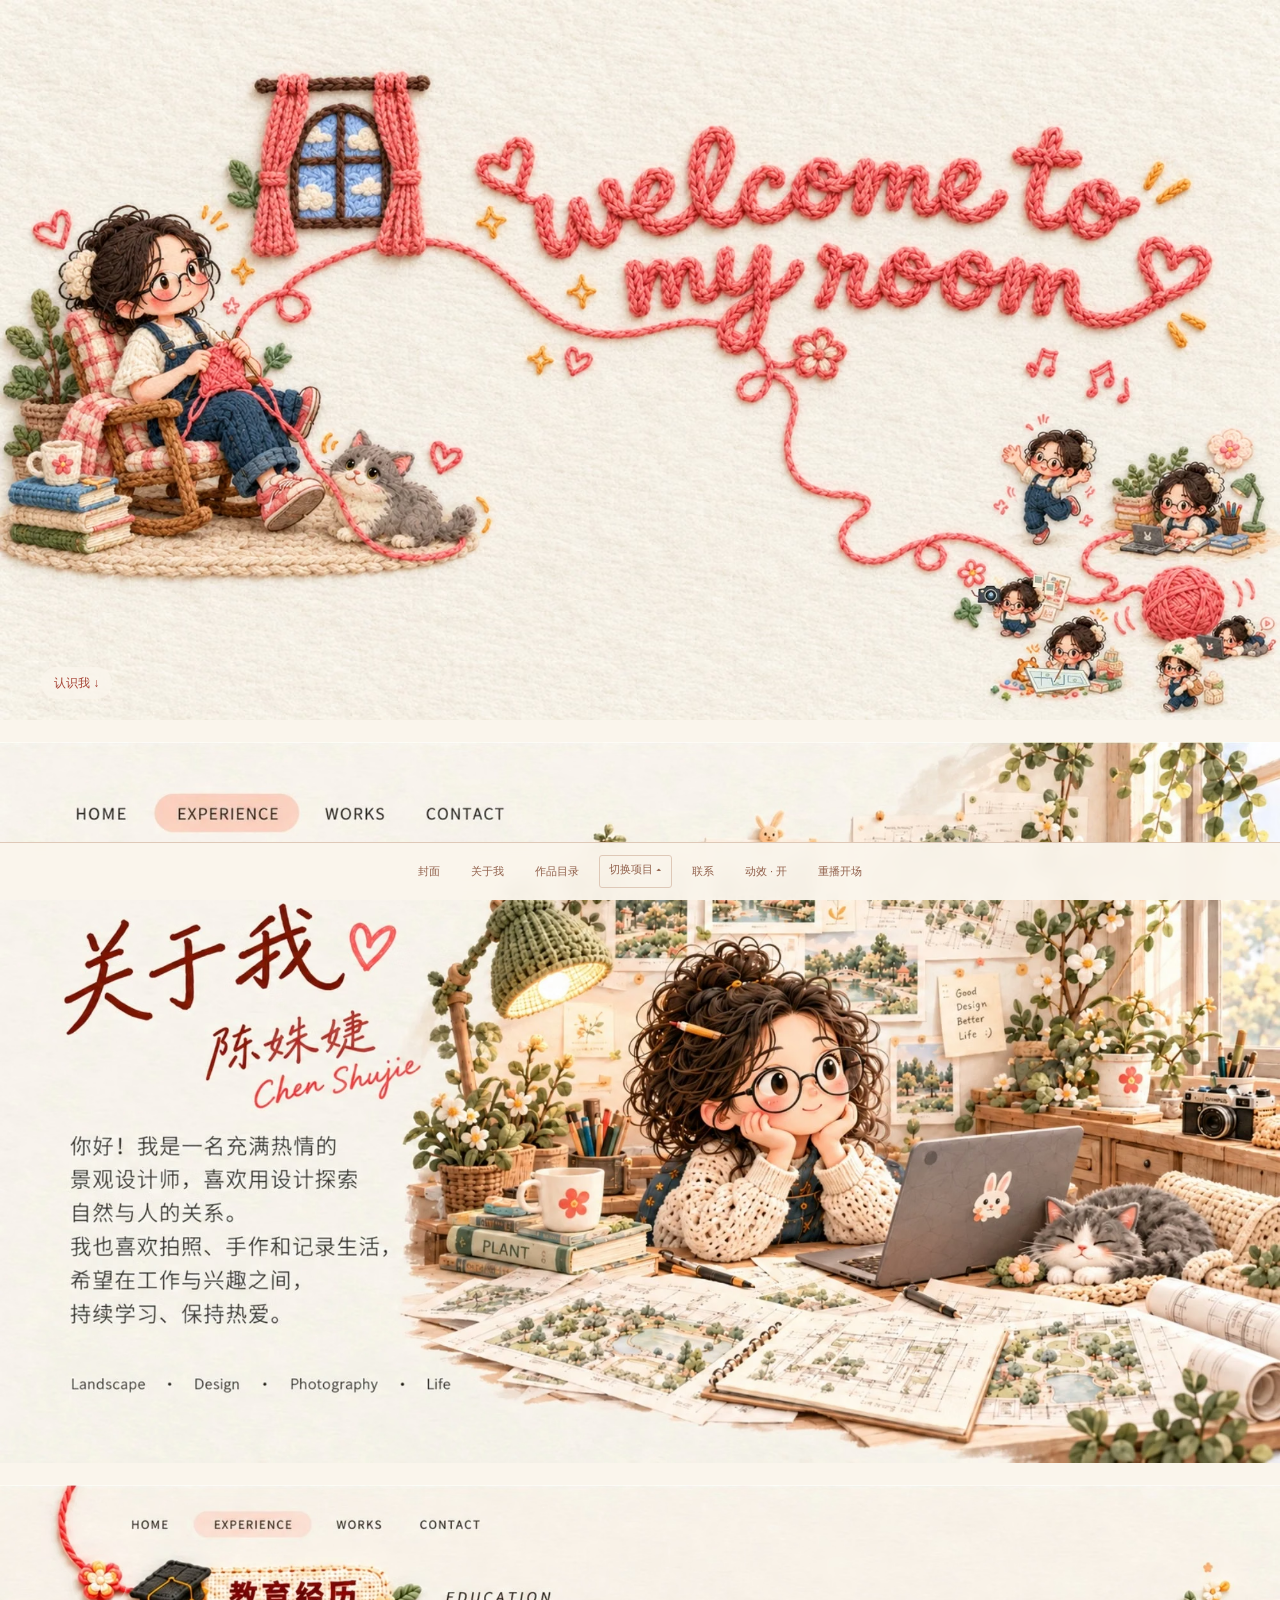
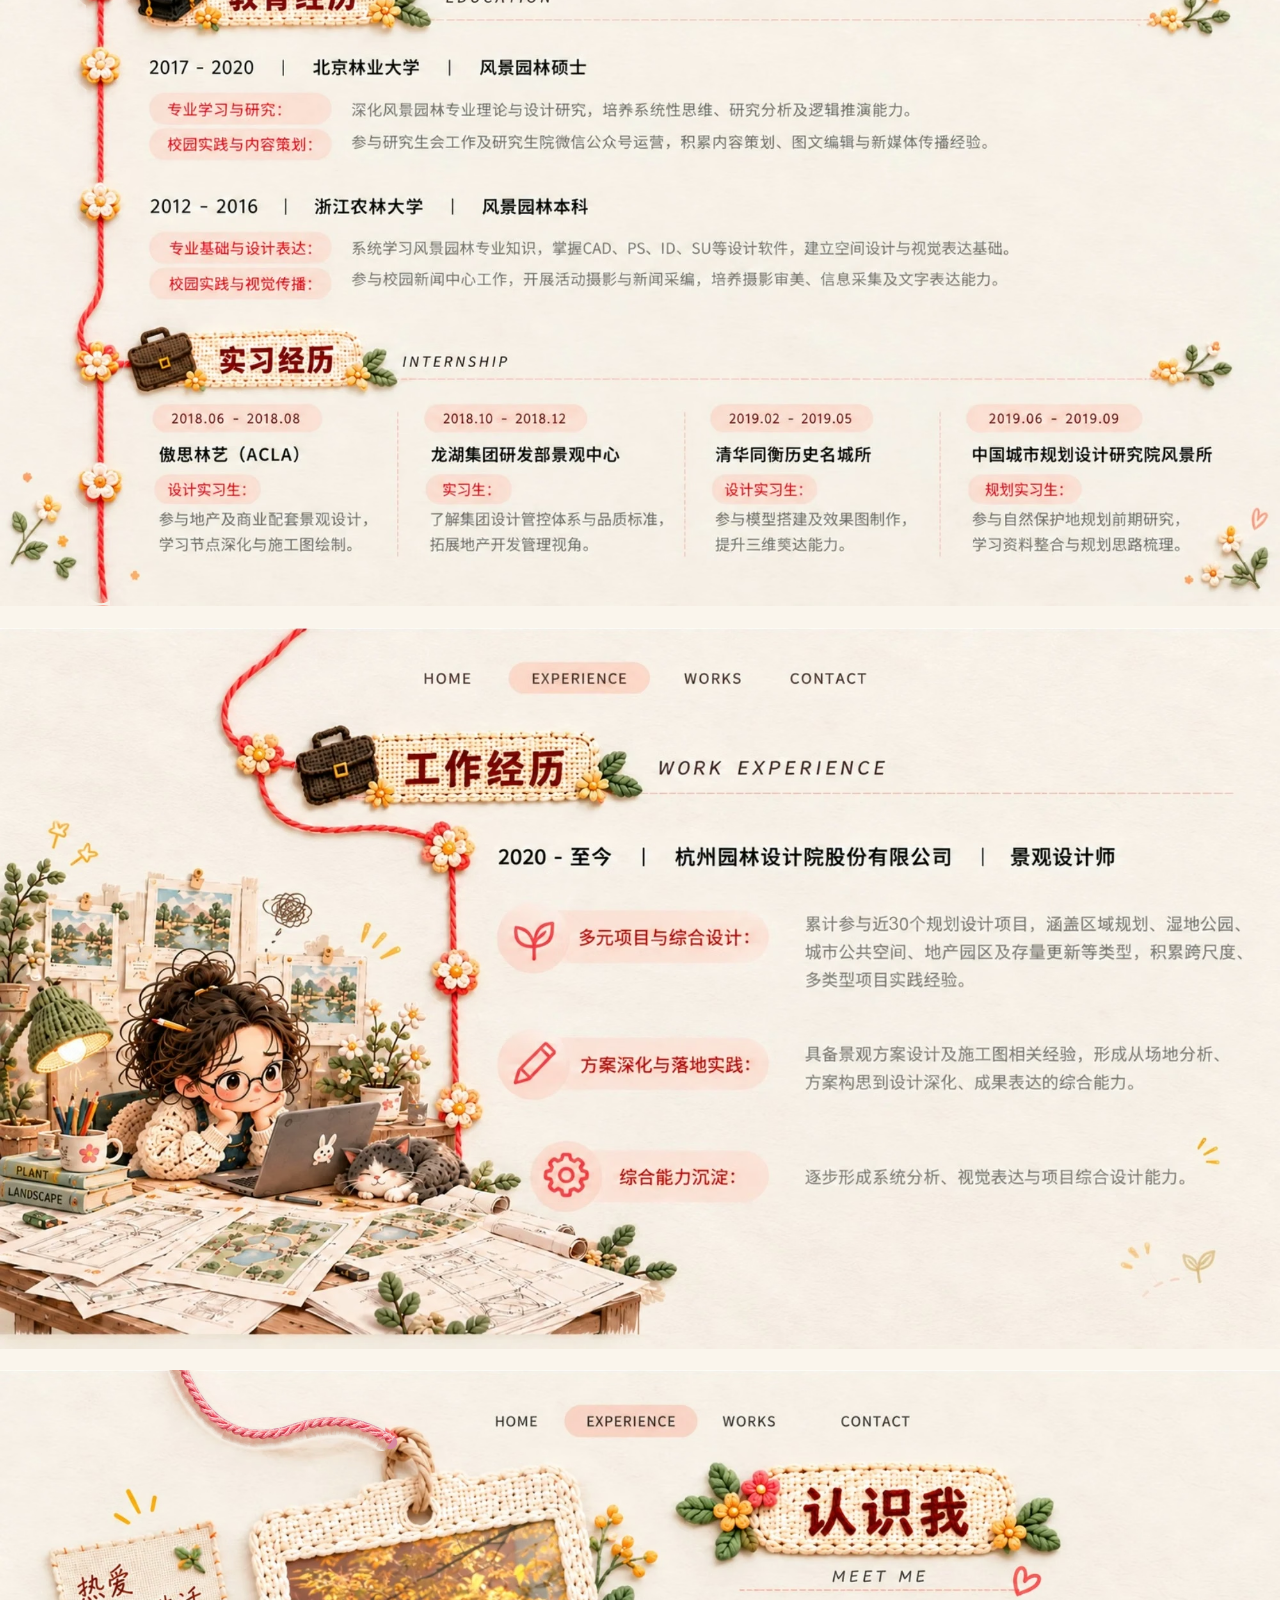
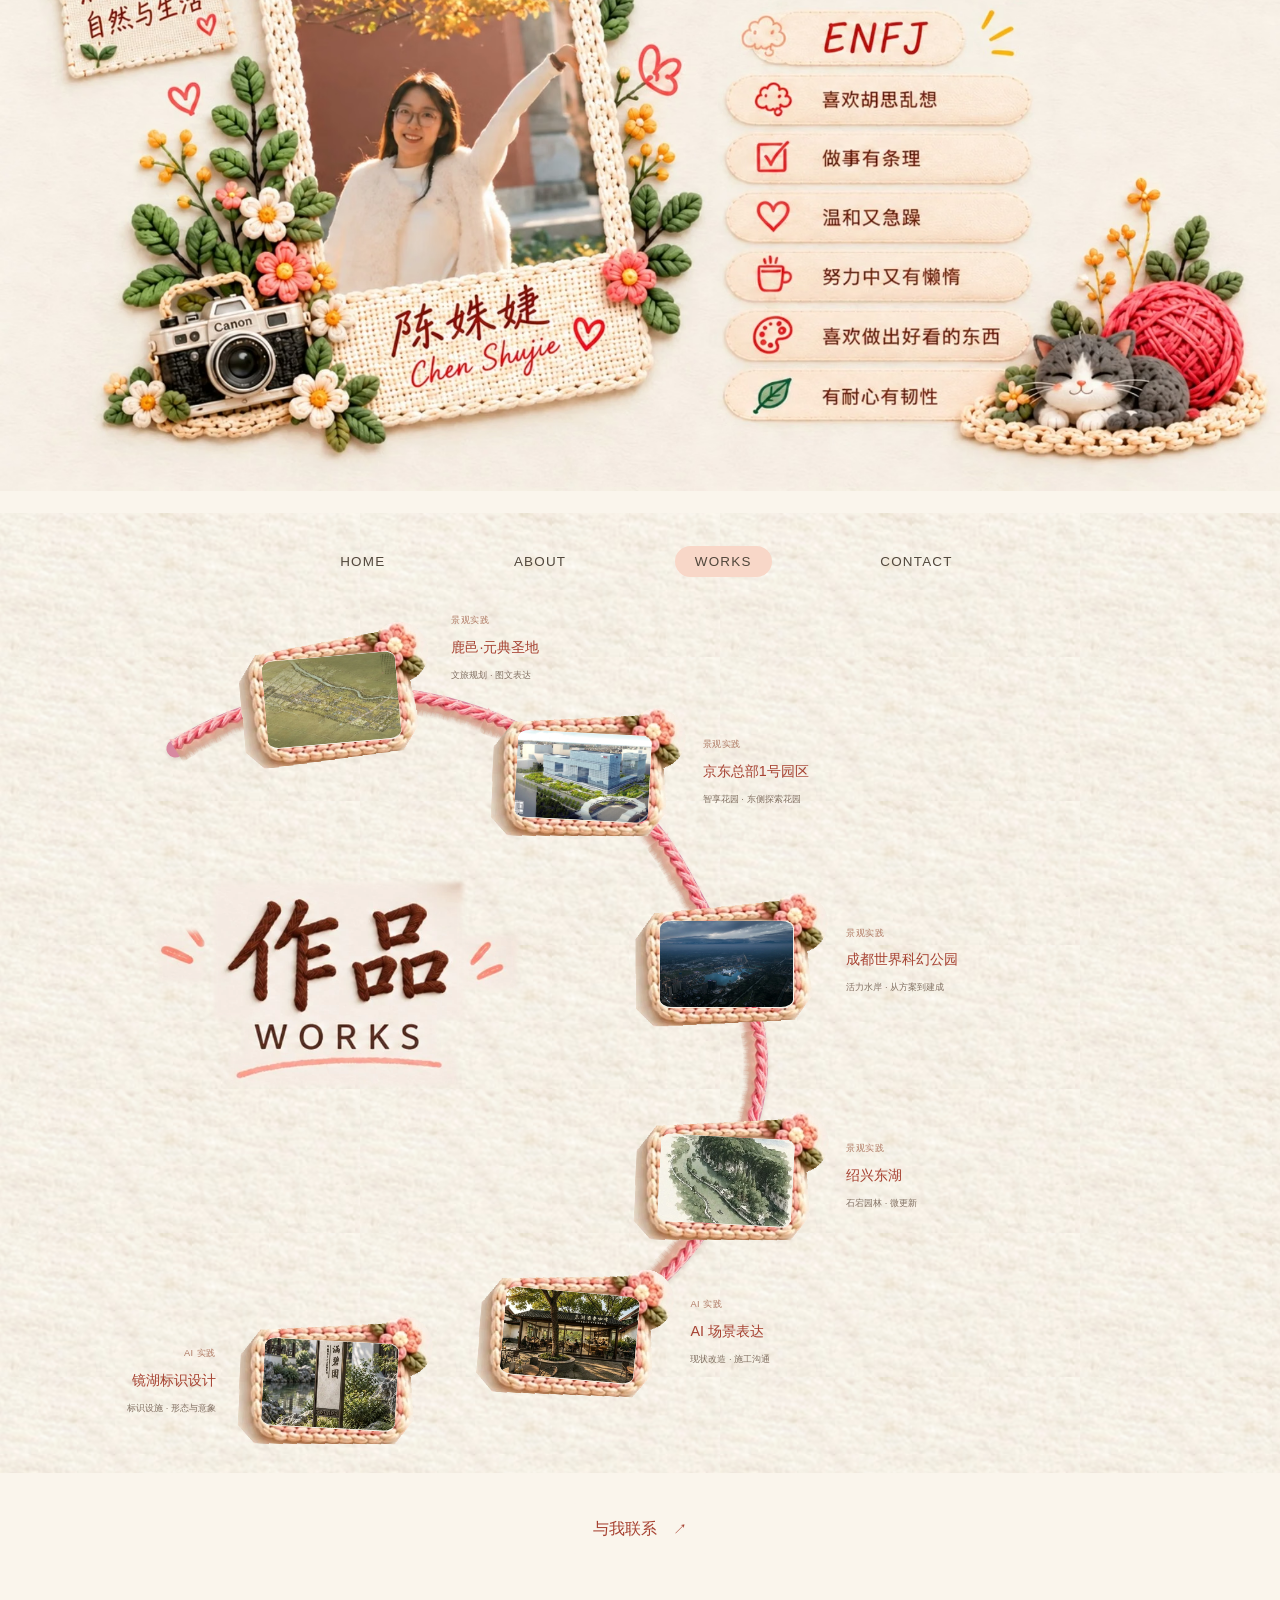
<file: index.html>
<!doctype html><html lang="zh-CN"><head><meta charset="utf-8"><meta name="viewport" content="width=device-width,initial-scale=1"><meta name="theme-color" content="#faf5ec"><meta name="description" content="陈姝婕的景观设计作品集。"><title>陈姝婕的房间 · 陈姝婕作品集</title><link rel="icon" href="favicon.svg"><link rel="stylesheet" href="style.css?v=20261108-no-project-cord"><link rel="stylesheet" href="interactive.css?v=20261108-no-project-cord"><link rel="stylesheet" href="yarn.css?v=20261108-no-project-cord"><link rel="stylesheet" href="opening.css?v=20261108-no-project-cord"><link rel="stylesheet" href="pullcord.css?v=20261108-no-project-cord"><link rel="stylesheet" href="local-scenes.css?v=20261108-no-project-cord"><script src="yarn-boot.js?v=20261108-no-project-cord"></script><script src="opening-boot.js?v=20261108-no-project-cord"></script><script src="app.js?v=20261108-no-project-cord" defer></script><script src="interactive.js?v=20261108-no-project-cord" defer></script><script src="yarn.js?v=20261108-no-project-cord" defer></script><script src="opening.js?v=20261108-no-project-cord" defer></script><script src="pink-wool.js?v=20261108-no-project-cord" defer></script><script src="pullcord.js?v=20261108-no-project-cord" defer></script><script src="local-scenes.js?v=20261108-no-project-cord" defer></script></head><body data-journey-kind="home" data-journey-project=""><script id="journey-data" type="application/json">{"kind": "home", "project": "", "heroes": {"luyi": {"src": "assets/interactive/luyi-full-scroll.avif", "preview": "assets/yarn-v3/preview-luyi.avif", "pageSrc": "assets/pages/p06.avif", "rect": [0.4283621855444963, 0.0, 0.571649069757675, 1.0]}, "jd": {"src": "assets/interactive/p13-00.avif", "preview": "assets/yarn-v3/preview-jd.avif", "pageSrc": "assets/pages/p13.avif", "rect": [0.4427083333333333, 0.3431307777777778, 0.4947916666666667, 0.49522000000000005]}, "scifi": {"src": "assets/interactive/p19-00.avif", "preview": "assets/yarn-v3/preview-scifi.avif", "pageSrc": "assets/pages/p19.avif", "rect": [0.4479166666666667, 0.17296296296296299, 0.4895833333333333, 0.6522222222222223]}, "eastlake": {"src": "assets/interactive/eastlake-ink.avif", "preview": "assets/yarn-v3/preview-eastlake.avif", "pageSrc": "assets/pages/p27.avif", "rect": [0.5520833333333334, 0.23703703703703705, 0.38958333333333334, 0.587037037037037]}, "ai": {"src": "assets/interactive/p33-00.avif", "preview": "assets/yarn-v3/preview-ai.avif", "pageSrc": "assets/pages/p33.avif", "rect": [0.4351074814161522, 0.13422182945515443, 0.5207388492713452, 0.49650191830286616]}, "jinghu": {"src": "assets/interactive/p39-00.avif", "preview": "assets/yarn-v3/preview-jinghu.avif", "pageSrc": "assets/pages/p39.avif", "rect": [0.43509688799294444, 0.13422181045029635, 0.2805347948427198, 0.5523286890211311]}}}</script><main id="main" class="cover-view" data-total="5"><h1 class="sr-only">陈姝婕的房间 · 景观设计作品集</h1><figure class="art-page" id="page-1" data-page="1"><div class="page-art"><img class="original-page" src="assets/room.avif" width="1672" height="941" alt="作品集封面" loading="eager" decoding="async" draggable="false"><div class="opening-cover" data-opening-cover aria-hidden="true"><svg class="opening-art" viewBox="0 0 1672 941" preserveAspectRatio="none"><defs><filter id="opening-feather" x="-15%" y="-15%" width="130%" height="130%"><feGaussianBlur stdDeviation="4"/></filter><mask id="opening-plate-mask" maskUnits="userSpaceOnUse" x="0" y="0" width="1672" height="941"><g fill="white" stroke="white" filter="url(#opening-feather)"><rect x="604" y="128" width="1075" height="830" rx="24"/><rect x="1235" y="535" width="460" height="420" rx="28"/><path d="M 315 437 C 325 390 367 363 389 385 C 422 424 347 429 366 384 C 392 338 455 305 512 318 C 594 330 635 387 693 418 C 750 452 822 443 861 413" fill="none" stroke-width="70"/><path d="M 1006 450 C 1049 475 1011 520 1025 570 C 1016 640 1064 642 1117 651 C 1168 661 1075 700 1133 728 C 1173 750 1180 698 1234 710 C 1328 725 1350 794 1421 750 C 1485 715 1486 808 1468 825" fill="none" stroke-width="70"/></g></mask></defs><rect width="1672" height="941" fill="#faf4e9"/><image href="assets/room.avif" width="1672" height="941"/><image href="assets/opening-v4/cover-plate.avif" width="1672" height="941" preserveAspectRatio="none" mask="url(#opening-plate-mask)"/><g data-opening-layers></g></svg></div><button class="opening-skip" type="button" data-opening-skip>跳过开场</button><a class="opening-continue" href="#resume" aria-label="继续认识陈姝婕">认识我 ↓</a></div></figure><section id="resume" class="resume-flow" aria-label="认识陈姝婕"><figure class="art-page" id="page-2" data-page="2"><div class="page-art intro-art"><img class="original-page" src="assets/pages/p01.avif" width="2000" height="1126" alt="关于我" loading="eager" decoding="async" draggable="false"><a class="native-link" href="index.html" aria-label="HOME" style="left:6%;top:8.8%;width:5.5%;height:4%"></a><a class="native-link" href="index.html#resume" aria-label="EXPERIENCE" style="left:17%;top:8.8%;width:11.2%;height:4%"></a><a class="native-link" href="works.html" aria-label="WORKS" style="left:28%;top:8.8%;width:7%;height:4%"></a><a class="native-link" href="contact.html" aria-label="CONTACT" style="left:36%;top:8.8%;width:9%;height:4%"></a><div class="night-scene" aria-hidden="true"><img class="original-page" src="assets/visuals-v2/night.avif" width="1672" height="941" alt="" loading="lazy" decoding="async" draggable="false"><img class="night-type" src="assets/visuals-v2/night-type.avif" width="2000" height="1126" alt="" loading="lazy" decoding="async" draggable="false"></div><button type="button" class="lamp-switch" aria-label="关灯，切换夜晚与伏桌休息的场景" aria-pressed="false" title="昼夜切换"></button></div></figure><figure class="art-page" id="page-3" data-page="3"><div class="page-art intro-art"><img class="original-page" src="assets/pages/p02.avif" width="2000" height="1126" alt="教育与实习经历" loading="eager" decoding="async" draggable="false"><a class="native-link" href="index.html" aria-label="HOME" style="left:9.2%;top:4.5%;width:6%;height:3.5%"></a><a class="native-link" href="index.html#resume" aria-label="EXPERIENCE" style="left:17%;top:4.5%;width:11.2%;height:3.5%"></a><a class="native-link" href="works.html" aria-label="WORKS" style="left:25.4%;top:4.5%;width:6%;height:3.5%"></a><a class="native-link" href="contact.html" aria-label="CONTACT" style="left:32.5%;top:4.5%;width:8%;height:3.5%"></a><div class="native-thread-art" data-original-thread="education" aria-hidden="true"></div><button type="button" class="flower-seed" style="left:94.8%;top:14.9%;--flower-angle:-24deg" aria-label="让枝头的小花绽放" title="枝头开花"><img src="assets/visuals-v2/blossom.avif" alt="" draggable="false"></button><button type="button" class="flower-seed" style="left:94.9%;top:64%;--flower-angle:-35deg" aria-label="让枝头的小花绽放" title="枝头开花"><img src="assets/visuals-v2/blossom.avif" alt="" draggable="false"></button><button type="button" class="flower-seed" style="left:3.7%;top:86%;--flower-angle:10deg" aria-label="让枝头的小花绽放" title="枝头开花"><img src="assets/visuals-v2/blossom.avif" alt="" draggable="false"></button></div></figure><figure class="art-page" id="page-4" data-page="4"><div class="page-art intro-art"><img class="original-page" src="assets/pages/p03.avif" width="2000" height="1126" alt="工作经历" loading="eager" decoding="async" draggable="false"><a class="native-link" href="index.html" aria-label="HOME" style="left:32%;top:5.2%;width:7%;height:4%"></a><a class="native-link" href="index.html#resume" aria-label="EXPERIENCE" style="left:41%;top:5.2%;width:12%;height:4%"></a><a class="native-link" href="works.html" aria-label="WORKS" style="left:54%;top:5.2%;width:7%;height:4%"></a><a class="native-link" href="contact.html" aria-label="CONTACT" style="left:62%;top:5.2%;width:9%;height:4%"></a><div class="native-thread-art" data-original-thread="work" aria-hidden="true"></div></div></figure><figure class="art-page" id="page-5" data-page="5"><div class="page-art intro-art"><img class="original-page" src="assets/pages/p04.avif" width="2000" height="1126" alt="认识我" loading="lazy" decoding="async" draggable="false"><a class="native-link" href="index.html" aria-label="HOME" style="left:32%;top:5.2%;width:7%;height:4%"></a><a class="native-link" href="index.html#resume" aria-label="EXPERIENCE" style="left:41%;top:5.2%;width:12%;height:4%"></a><a class="native-link" href="works.html" aria-label="WORKS" style="left:54%;top:5.2%;width:7%;height:4%"></a><a class="native-link" href="contact.html" aria-label="CONTACT" style="left:62%;top:5.2%;width:9%;height:4%"></a><div class="portrait-drop" data-portrait-drop aria-hidden="true"><svg class="portrait-art" viewBox="0 0 2000 1126" preserveAspectRatio="none"><defs><filter id="portrait-soft"><feGaussianBlur stdDeviation="2"/></filter><mask id="portrait-rope-clear"><path d="M280 -8 C307 65 355 121 446 99 C508 78 556 76 610 113" fill="none" stroke="white" stroke-width="42" filter="url(#portrait-soft)"/><path d="M602 0 H2000 V1126 H602Z" fill="black"/></mask><mask id="portrait-card-area"><path d="M384 232 Q378 207 421 198 L856 132 Q886 127 899 166 L1036 964 Q1039 991 1006 998 L560 1073 Q533 1074 528 1044Z" fill="white" filter="url(#portrait-soft)"/><ellipse cx="643" cy="170" rx="66" ry="104" fill="white"/><path d="M575 0 H712 V92 H575Z" fill="black"/></mask><mask id="portrait-camera-front"><path d="M155 786 C220 777 302 768 353 785 C407 731 477 743 507 791 C541 788 567 815 562 847 C550 880 565 909 554 945 C590 959 607 1017 574 1048 C604 1080 565 1105 536 1080 C508 1067 484 1043 466 1044 C340 1082 180 1071 156 1030Z" fill="white" filter="url(#portrait-soft)"/></mask><clipPath id="portrait-card-window"><path d="M350 0 H1010 L1100 1126 H430 L350 300Z"/></clipPath></defs><image href="assets/local-wool-v6/portrait-plate.avif" width="2000" height="1126" preserveAspectRatio="none" mask="url(#portrait-rope-clear)"/><g data-portrait-clear style="display:none"><image href="assets/local-wool-v6/portrait-plate.avif" width="2000" height="1126" preserveAspectRatio="none" mask="url(#portrait-card-area)"/></g><g data-portrait-picture clip-path="url(#portrait-card-window)" style="display:none"><g data-portrait-move><image href="assets/pages/p04.avif" width="2000" height="1126" mask="url(#portrait-card-area)"/></g></g><g data-portrait-front style="display:none"><image href="assets/pages/p04.avif" width="2000" height="1126" mask="url(#portrait-camera-front)"/></g></svg><canvas class="portrait-rope"></canvas></div></div></figure></section><section id="works" class="works-room arc-catalog" data-arc-catalog aria-labelledby="works-title"><h2 id="works-title" class="works-title">作品 <span>WORKS</span></h2><div class="arc-wordmark" aria-hidden="true"><svg viewBox="235 390 620 365"><defs><filter id="works-mark-soft"><feGaussianBlur stdDeviation="4"/></filter><mask id="works-mark-mask"><g fill="white" filter="url(#works-mark-soft)"><rect x="340" y="410" width="405" height="220"/><rect x="388" y="628" width="315" height="65"/><rect x="365" y="690" width="370" height="48"/><rect x="250" y="490" width="75" height="80"/><rect x="748" y="495" width="85" height="85"/></g></mask></defs><image href="assets/pages/p05.webp" width="2000" height="1126" mask="url(#works-mark-mask)"/></svg></div><canvas class="arc-yarn" aria-hidden="true"></canvas><nav class="works-nav" aria-label="主导航"><a href="index.html">HOME</a><a href="index.html#resume">ABOUT</a><a href="works.html" aria-current="page">WORKS</a><a href="contact.html">CONTACT</a></nav><div class="project-catalog"><a class="project-card" id="project-luyi" data-yarn-project="luyi" href="projects/luyi.html"><span class="wool-frame"><img class="project-hero" src="assets/yarn-v3/preview-luyi.avif" alt="鹿邑·元典圣地 · 项目首页效果图" loading="lazy"><img class="frame-texture" src="assets/visuals-v2/wool-frame.avif" alt=""></span><span class="project-label"><small>景观实践</small><strong>鹿邑·元典圣地</strong><span>文旅规划 · 图文表达</span></span></a><a class="project-card" id="project-jd" data-yarn-project="jd" href="projects/jd.html"><span class="wool-frame"><img class="project-hero" src="assets/yarn-v3/preview-jd.avif" alt="京东总部1号园区 · 项目首页效果图" loading="lazy"><img class="frame-texture" src="assets/visuals-v2/wool-frame.avif" alt=""></span><span class="project-label"><small>景观实践</small><strong>京东总部1号园区</strong><span>智享花园 · 东侧探索花园</span></span></a><a class="project-card" id="project-scifi" data-yarn-project="scifi" href="projects/scifi.html"><span class="wool-frame"><img class="project-hero" src="assets/yarn-v3/preview-scifi.avif" alt="成都世界科幻公园 · 项目首页效果图" loading="lazy"><img class="frame-texture" src="assets/visuals-v2/wool-frame.avif" alt=""></span><span class="project-label"><small>景观实践</small><strong>成都世界科幻公园</strong><span>活力水岸 · 从方案到建成</span></span></a><a class="project-card" id="project-eastlake" data-yarn-project="eastlake" href="projects/eastlake.html"><span class="wool-frame"><img class="project-hero" src="assets/yarn-v3/preview-eastlake.avif" alt="绍兴东湖 · 项目首页效果图" loading="lazy"><img class="frame-texture" src="assets/visuals-v2/wool-frame.avif" alt=""></span><span class="project-label"><small>景观实践</small><strong>绍兴东湖</strong><span>石宕园林 · 微更新</span></span></a><a class="project-card" id="project-ai" data-yarn-project="ai" href="projects/ai.html"><span class="wool-frame"><img class="project-hero" src="assets/yarn-v3/preview-ai.avif" alt="AI 场景表达 · 项目首页效果图" loading="lazy"><img class="frame-texture" src="assets/visuals-v2/wool-frame.avif" alt=""></span><span class="project-label"><small>AI 实践</small><strong>AI 场景表达</strong><span>现状改造 · 施工沟通</span></span></a><a class="project-card" id="project-jinghu" data-yarn-project="jinghu" href="projects/jinghu.html"><span class="wool-frame"><img class="project-hero" src="assets/yarn-v3/preview-jinghu.avif" alt="镜湖标识设计 · 项目首页效果图" loading="lazy"><img class="frame-texture" src="assets/visuals-v2/wool-frame.avif" alt=""></span><span class="project-label"><small>AI 实践</small><strong>镜湖标识设计</strong><span>标识设施 · 形态与意象</span></span></a></div></section><footer class="journey-outro journey-home-end"><a class="journey-return" href="contact.html">与我联系 <span aria-hidden="true">↗</span></a></footer></main><nav class="reader-tools" aria-label="作品集导航"><a class="tool" href="index.html">封面</a><a class="tool" href="index.html#resume">关于我</a><a class="tool" href="works.html">作品目录</a><details class="chapter-menu"><summary>切换项目 ▴</summary><div class="chapter-links"><a href="projects/luyi.html">鹿邑规划</a><a href="projects/jd.html">京东庭院</a><a href="projects/scifi.html">成都科幻公园</a><a href="projects/eastlake.html">绍兴东湖</a><a href="projects/jinghu.html">镜湖标识设计</a><a href="projects/ai.html">AI表达与策划</a></div></details><a class="tool" href="contact.html">联系</a><button class="tool" id="motion-toggle" type="button" aria-pressed="true">动效 · 开</button></nav><dialog id="scene-dialog" aria-label="放大查看作品"><header class="scene-toolbar"><h2 id="scene-title"></h2><button id="scene-back" class="tool" type="button" hidden>← 总图</button><button id="scene-fit" class="tool" type="button">原尺寸</button><button id="scene-close" class="tool" type="button" aria-label="关闭">×</button></header><p id="scene-note" hidden></p><div id="scene-stage" class="scene-stage"></div></dialog></body></html>
</file>
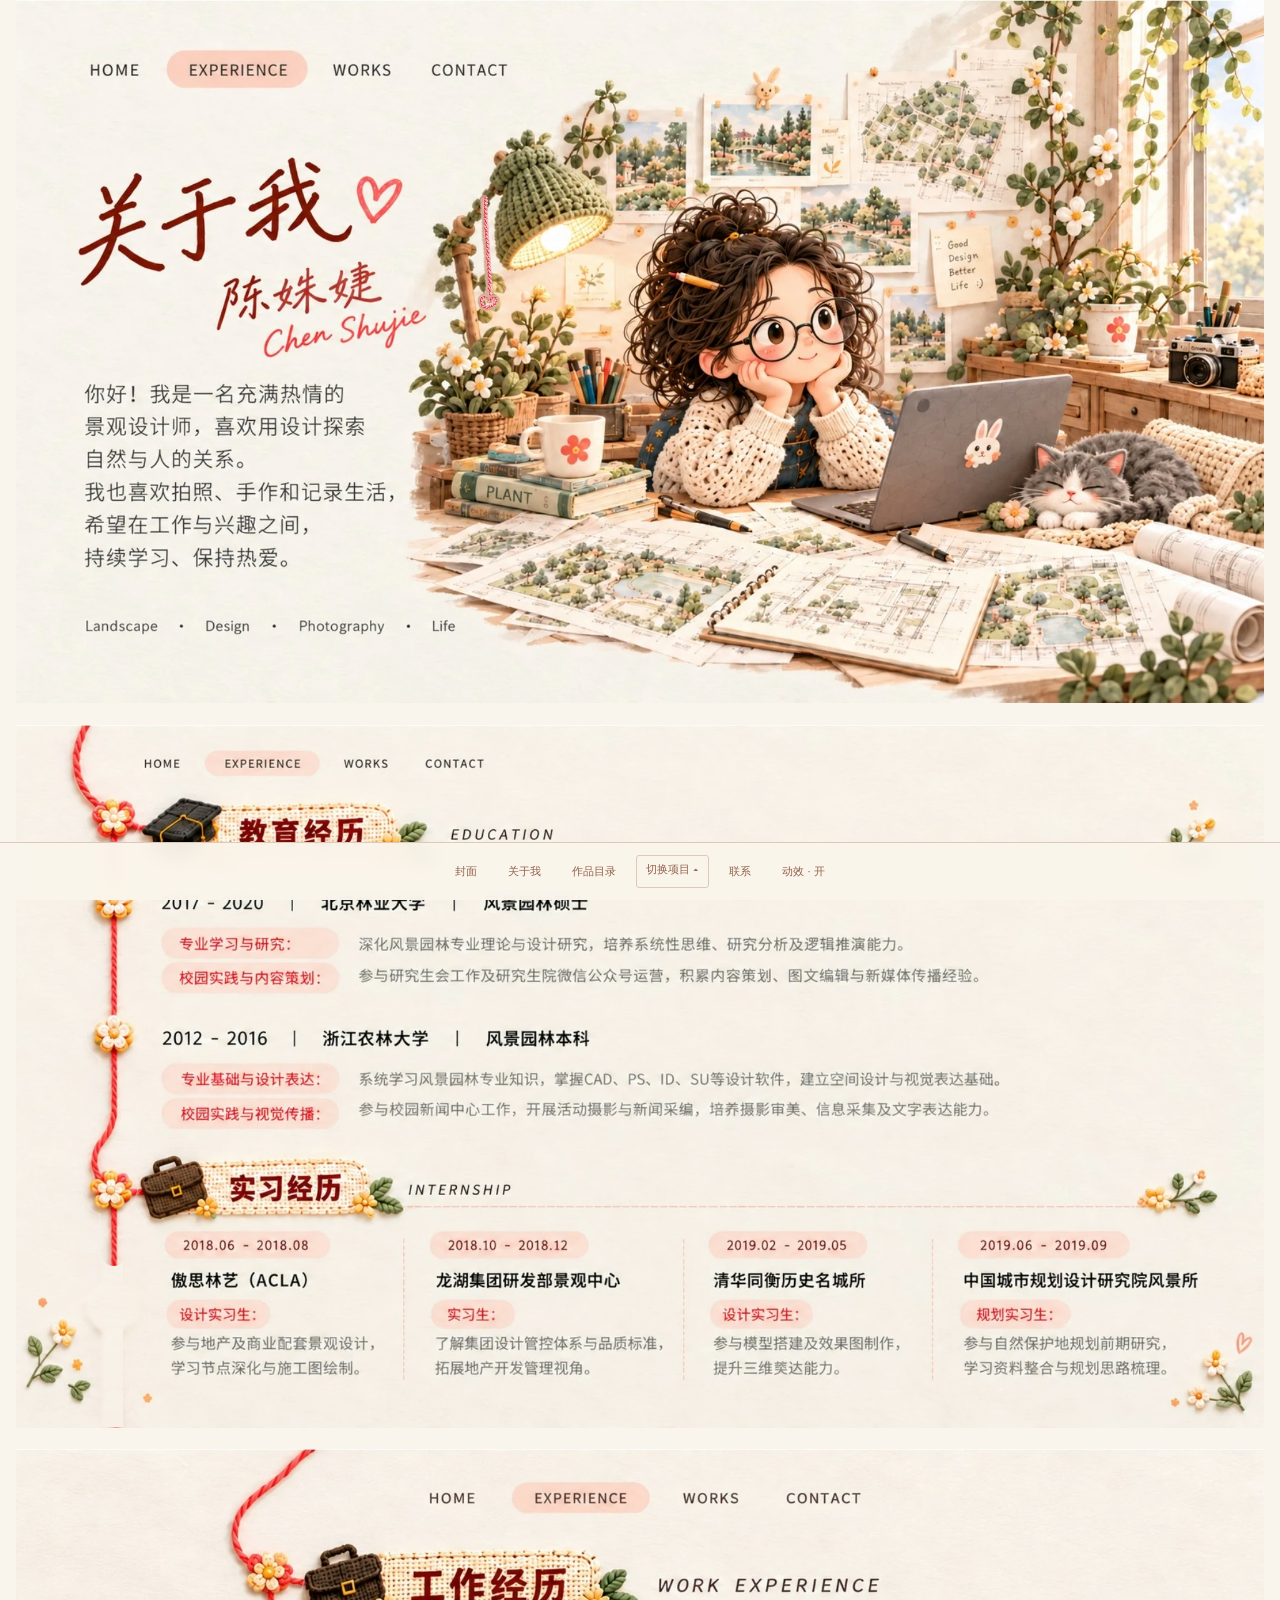
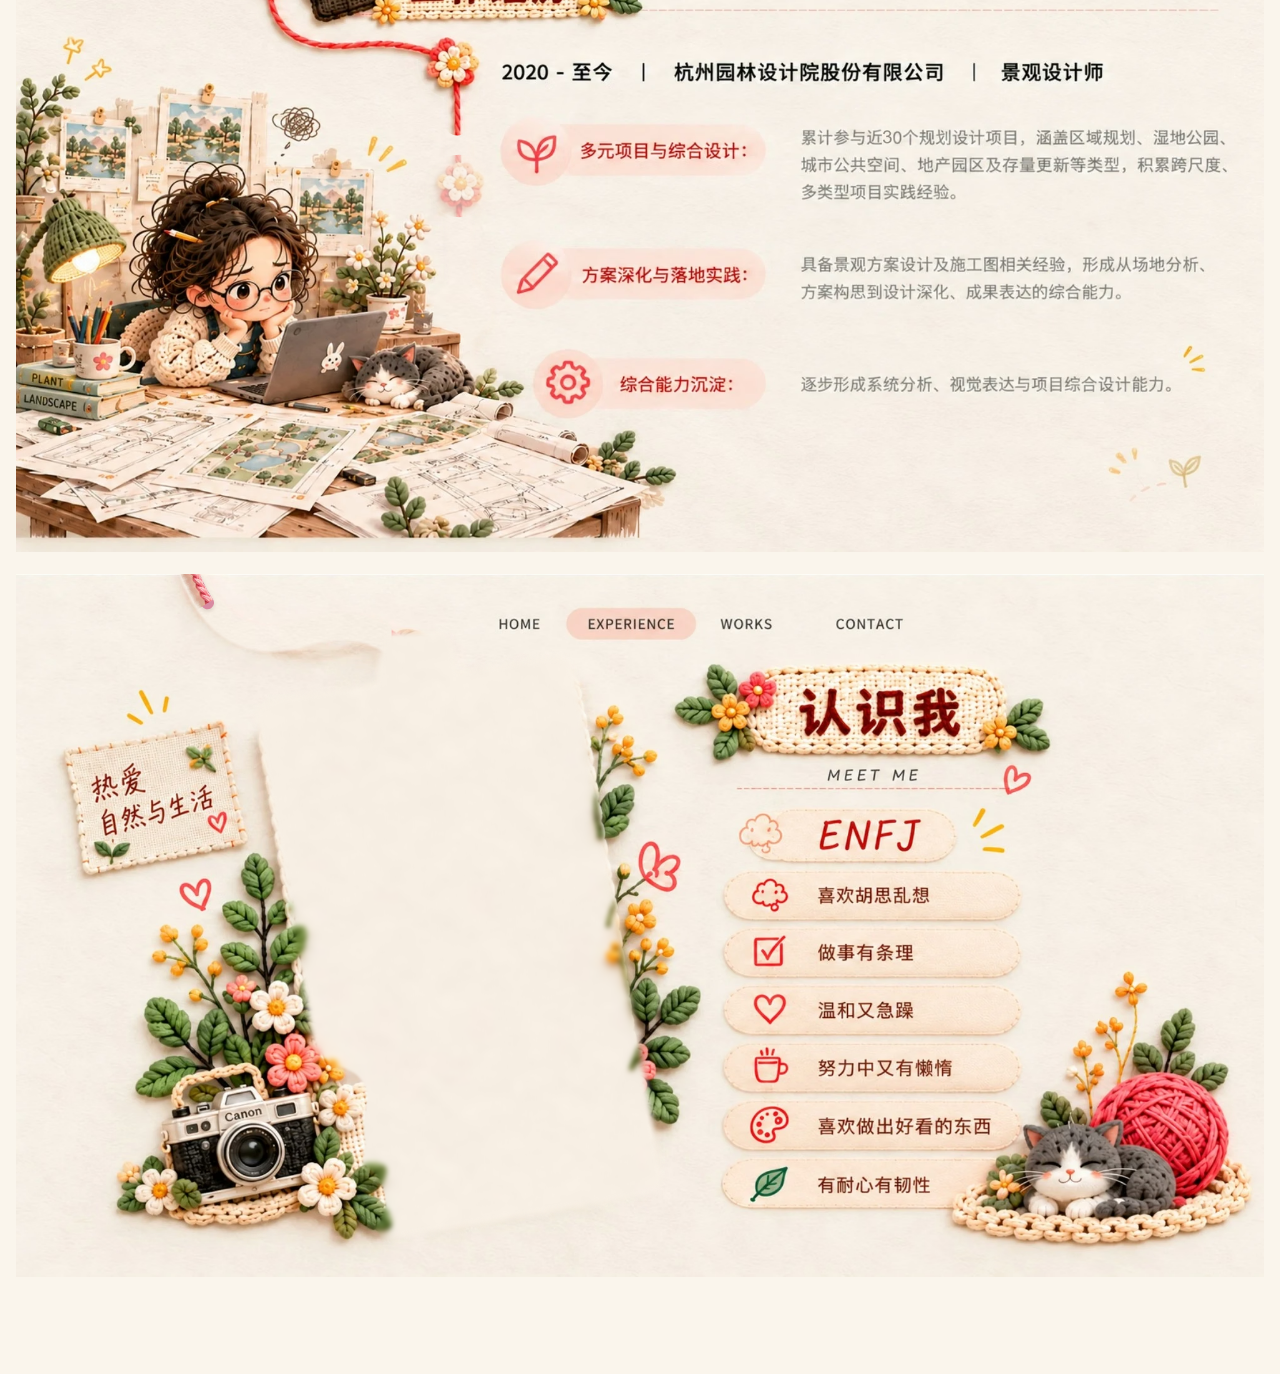
<file: about.html>
<!doctype html><html lang="zh-CN"><head><meta charset="utf-8"><meta name="viewport" content="width=device-width,initial-scale=1"><meta name="theme-color" content="#faf5ec"><meta name="description" content="陈姝婕的景观设计作品集。"><title>关于我与个人经历 · 陈姝婕作品集</title><link rel="icon" href="favicon.svg"><link rel="stylesheet" href="style.css?v=20261108-no-project-cord"><link rel="stylesheet" href="interactive.css?v=20261108-no-project-cord"><link rel="stylesheet" href="yarn.css?v=20261108-no-project-cord"><link rel="stylesheet" href="opening.css?v=20261108-no-project-cord"><link rel="stylesheet" href="pullcord.css?v=20261108-no-project-cord"><link rel="stylesheet" href="local-scenes.css?v=20261108-no-project-cord"><script src="yarn-boot.js?v=20261108-no-project-cord"></script><script src="opening-boot.js?v=20261108-no-project-cord"></script><script src="app.js?v=20261108-no-project-cord" defer></script><script src="interactive.js?v=20261108-no-project-cord" defer></script><script src="yarn.js?v=20261108-no-project-cord" defer></script><script src="opening.js?v=20261108-no-project-cord" defer></script><script src="pink-wool.js?v=20261108-no-project-cord" defer></script><script src="pullcord.js?v=20261108-no-project-cord" defer></script><script src="local-scenes.js?v=20261108-no-project-cord" defer></script></head><body data-journey-kind="about" data-journey-project=""><script id="journey-data" type="application/json">{"kind": "about", "project": "", "heroes": {"luyi": {"src": "assets/interactive/luyi-full-scroll.avif", "preview": "assets/yarn-v3/preview-luyi.avif", "pageSrc": "assets/pages/p06.avif", "rect": [0.4283621855444963, 0.0, 0.571649069757675, 1.0]}, "jd": {"src": "assets/interactive/p13-00.avif", "preview": "assets/yarn-v3/preview-jd.avif", "pageSrc": "assets/pages/p13.avif", "rect": [0.4427083333333333, 0.3431307777777778, 0.4947916666666667, 0.49522000000000005]}, "scifi": {"src": "assets/interactive/p19-00.avif", "preview": "assets/yarn-v3/preview-scifi.avif", "pageSrc": "assets/pages/p19.avif", "rect": [0.4479166666666667, 0.17296296296296299, 0.4895833333333333, 0.6522222222222223]}, "eastlake": {"src": "assets/interactive/eastlake-ink.avif", "preview": "assets/yarn-v3/preview-eastlake.avif", "pageSrc": "assets/pages/p27.avif", "rect": [0.5520833333333334, 0.23703703703703705, 0.38958333333333334, 0.587037037037037]}, "ai": {"src": "assets/interactive/p33-00.avif", "preview": "assets/yarn-v3/preview-ai.avif", "pageSrc": "assets/pages/p33.avif", "rect": [0.4351074814161522, 0.13422182945515443, 0.5207388492713452, 0.49650191830286616]}, "jinghu": {"src": "assets/interactive/p39-00.avif", "preview": "assets/yarn-v3/preview-jinghu.avif", "pageSrc": "assets/pages/p39.avif", "rect": [0.43509688799294444, 0.13422181045029635, 0.2805347948427198, 0.5523286890211311]}}}</script><main id="main" class="document-view" data-total="4"><h1 class="sr-only">关于我与个人经历</h1><figure class="art-page" id="page-1" data-page="1"><div class="page-art intro-art"><img class="original-page" src="assets/pages/p01.avif" width="2000" height="1126" alt="关于我" loading="eager" decoding="async" draggable="false"><a class="native-link" href="index.html" aria-label="HOME" style="left:6%;top:8.8%;width:5.5%;height:4%"></a><a class="native-link" href="index.html#resume" aria-label="EXPERIENCE" style="left:17%;top:8.8%;width:11.2%;height:4%"></a><a class="native-link" href="works.html" aria-label="WORKS" style="left:28%;top:8.8%;width:7%;height:4%"></a><a class="native-link" href="contact.html" aria-label="CONTACT" style="left:36%;top:8.8%;width:9%;height:4%"></a><div class="night-scene" aria-hidden="true"><img class="original-page" src="assets/visuals-v2/night.avif" width="1672" height="941" alt="" loading="lazy" decoding="async" draggable="false"><img class="night-type" src="assets/visuals-v2/night-type.avif" width="2000" height="1126" alt="" loading="lazy" decoding="async" draggable="false"></div><button type="button" class="lamp-switch" aria-label="关灯，切换夜晚与伏桌休息的场景" aria-pressed="false" title="昼夜切换"></button></div></figure><figure class="art-page" id="page-2" data-page="2"><div class="page-art intro-art"><img class="original-page" src="assets/pages/p02.avif" width="2000" height="1126" alt="教育与实习经历" loading="eager" decoding="async" draggable="false"><a class="native-link" href="index.html" aria-label="HOME" style="left:9.2%;top:4.5%;width:6%;height:3.5%"></a><a class="native-link" href="index.html#resume" aria-label="EXPERIENCE" style="left:17%;top:4.5%;width:11.2%;height:3.5%"></a><a class="native-link" href="works.html" aria-label="WORKS" style="left:25.4%;top:4.5%;width:6%;height:3.5%"></a><a class="native-link" href="contact.html" aria-label="CONTACT" style="left:32.5%;top:4.5%;width:8%;height:3.5%"></a><div class="native-thread-art" data-original-thread="education" aria-hidden="true"></div><button type="button" class="flower-seed" style="left:94.8%;top:14.9%;--flower-angle:-24deg" aria-label="让枝头的小花绽放" title="枝头开花"><img src="assets/visuals-v2/blossom.avif" alt="" draggable="false"></button><button type="button" class="flower-seed" style="left:94.9%;top:64%;--flower-angle:-35deg" aria-label="让枝头的小花绽放" title="枝头开花"><img src="assets/visuals-v2/blossom.avif" alt="" draggable="false"></button><button type="button" class="flower-seed" style="left:3.7%;top:86%;--flower-angle:10deg" aria-label="让枝头的小花绽放" title="枝头开花"><img src="assets/visuals-v2/blossom.avif" alt="" draggable="false"></button></div></figure><figure class="art-page" id="page-3" data-page="3"><div class="page-art intro-art"><img class="original-page" src="assets/pages/p03.avif" width="2000" height="1126" alt="工作经历" loading="eager" decoding="async" draggable="false"><a class="native-link" href="index.html" aria-label="HOME" style="left:32%;top:5.2%;width:7%;height:4%"></a><a class="native-link" href="index.html#resume" aria-label="EXPERIENCE" style="left:41%;top:5.2%;width:12%;height:4%"></a><a class="native-link" href="works.html" aria-label="WORKS" style="left:54%;top:5.2%;width:7%;height:4%"></a><a class="native-link" href="contact.html" aria-label="CONTACT" style="left:62%;top:5.2%;width:9%;height:4%"></a><div class="native-thread-art" data-original-thread="work" aria-hidden="true"></div></div></figure><figure class="art-page" id="page-4" data-page="4"><div class="page-art intro-art"><img class="original-page" src="assets/pages/p04.avif" width="2000" height="1126" alt="认识我" loading="lazy" decoding="async" draggable="false"><a class="native-link" href="index.html" aria-label="HOME" style="left:32%;top:5.2%;width:7%;height:4%"></a><a class="native-link" href="index.html#resume" aria-label="EXPERIENCE" style="left:41%;top:5.2%;width:12%;height:4%"></a><a class="native-link" href="works.html" aria-label="WORKS" style="left:54%;top:5.2%;width:7%;height:4%"></a><a class="native-link" href="contact.html" aria-label="CONTACT" style="left:62%;top:5.2%;width:9%;height:4%"></a><div class="portrait-drop" data-portrait-drop aria-hidden="true"><svg class="portrait-art" viewBox="0 0 2000 1126" preserveAspectRatio="none"><defs><filter id="portrait-soft"><feGaussianBlur stdDeviation="2"/></filter><mask id="portrait-rope-clear"><path d="M280 -8 C307 65 355 121 446 99 C508 78 556 76 610 113" fill="none" stroke="white" stroke-width="42" filter="url(#portrait-soft)"/><path d="M602 0 H2000 V1126 H602Z" fill="black"/></mask><mask id="portrait-card-area"><path d="M384 232 Q378 207 421 198 L856 132 Q886 127 899 166 L1036 964 Q1039 991 1006 998 L560 1073 Q533 1074 528 1044Z" fill="white" filter="url(#portrait-soft)"/><ellipse cx="643" cy="170" rx="66" ry="104" fill="white"/><path d="M575 0 H712 V92 H575Z" fill="black"/></mask><mask id="portrait-camera-front"><path d="M155 786 C220 777 302 768 353 785 C407 731 477 743 507 791 C541 788 567 815 562 847 C550 880 565 909 554 945 C590 959 607 1017 574 1048 C604 1080 565 1105 536 1080 C508 1067 484 1043 466 1044 C340 1082 180 1071 156 1030Z" fill="white" filter="url(#portrait-soft)"/></mask><clipPath id="portrait-card-window"><path d="M350 0 H1010 L1100 1126 H430 L350 300Z"/></clipPath></defs><image href="assets/local-wool-v6/portrait-plate.avif" width="2000" height="1126" preserveAspectRatio="none" mask="url(#portrait-rope-clear)"/><g data-portrait-clear style="display:none"><image href="assets/local-wool-v6/portrait-plate.avif" width="2000" height="1126" preserveAspectRatio="none" mask="url(#portrait-card-area)"/></g><g data-portrait-picture clip-path="url(#portrait-card-window)" style="display:none"><g data-portrait-move><image href="assets/pages/p04.avif" width="2000" height="1126" mask="url(#portrait-card-area)"/></g></g><g data-portrait-front style="display:none"><image href="assets/pages/p04.avif" width="2000" height="1126" mask="url(#portrait-camera-front)"/></g></svg><canvas class="portrait-rope"></canvas></div></div></figure></main><nav class="reader-tools" aria-label="作品集导航"><a class="tool" href="index.html">封面</a><a class="tool" href="index.html#resume">关于我</a><a class="tool" href="works.html">作品目录</a><details class="chapter-menu"><summary>切换项目 ▴</summary><div class="chapter-links"><a href="projects/luyi.html">鹿邑规划</a><a href="projects/jd.html">京东庭院</a><a href="projects/scifi.html">成都科幻公园</a><a href="projects/eastlake.html">绍兴东湖</a><a href="projects/jinghu.html">镜湖标识设计</a><a href="projects/ai.html">AI表达与策划</a></div></details><a class="tool" href="contact.html">联系</a><button class="tool" id="motion-toggle" type="button" aria-pressed="true">动效 · 开</button></nav><dialog id="scene-dialog" aria-label="放大查看作品"><header class="scene-toolbar"><h2 id="scene-title"></h2><button id="scene-back" class="tool" type="button" hidden>← 总图</button><button id="scene-fit" class="tool" type="button">原尺寸</button><button id="scene-close" class="tool" type="button" aria-label="关闭">×</button></header><p id="scene-note" hidden></p><div id="scene-stage" class="scene-stage"></div></dialog></body></html>
</file>
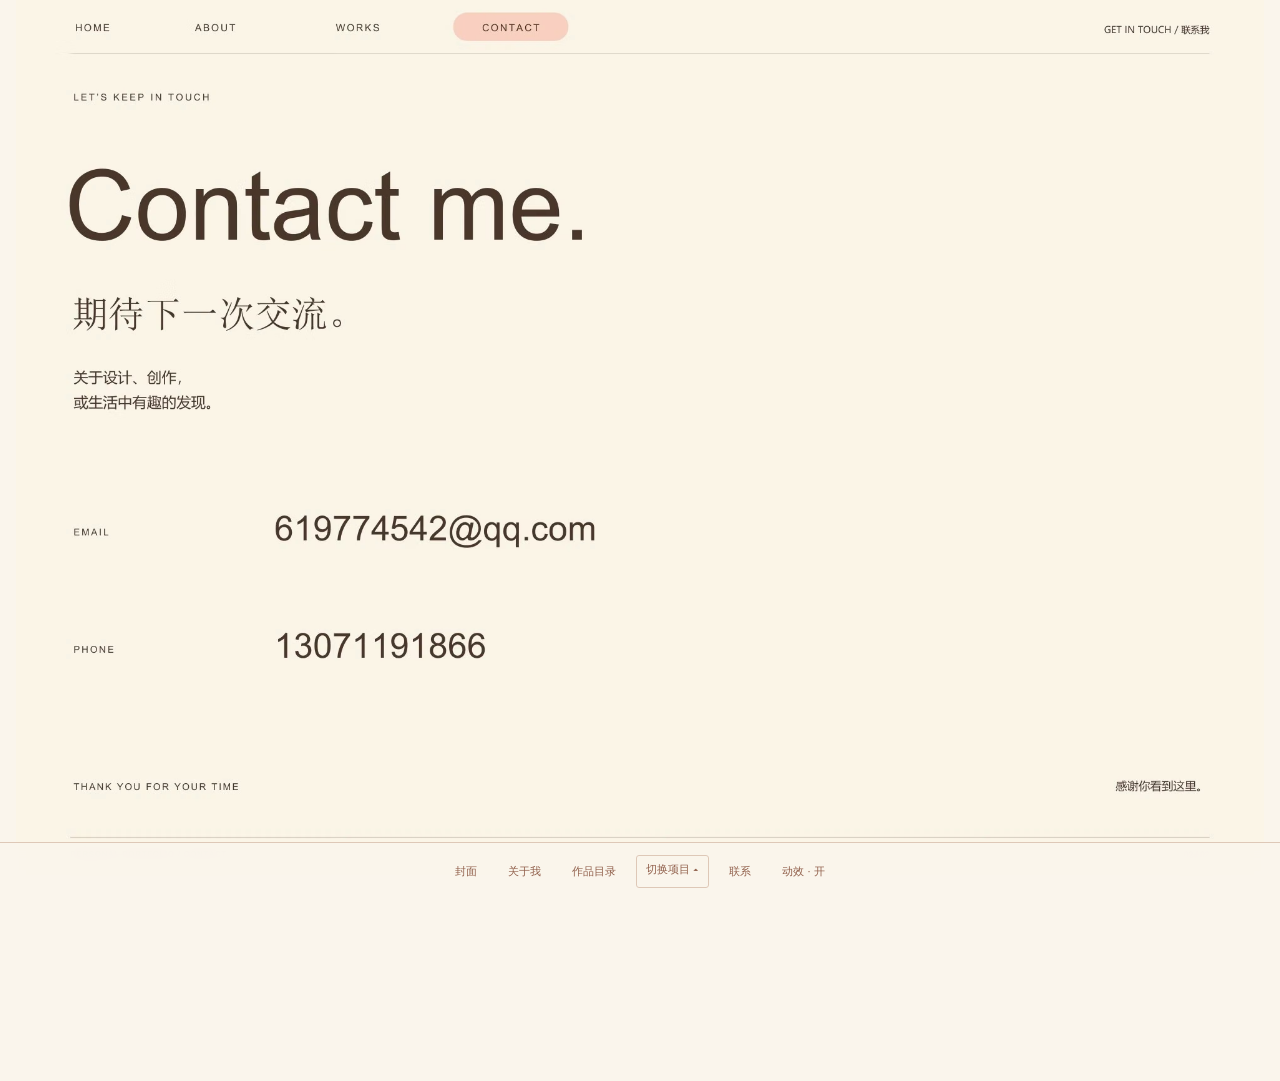
<file: contact.html>
<!doctype html><html lang="zh-CN"><head><meta charset="utf-8"><meta name="viewport" content="width=device-width,initial-scale=1"><meta name="theme-color" content="#faf5ec"><meta name="description" content="陈姝婕的景观设计作品集。"><title>联系 · 陈姝婕作品集</title><link rel="icon" href="favicon.svg"><link rel="stylesheet" href="style.css?v=20261115-contact-clean"><link rel="stylesheet" href="interactive.css?v=20261108-no-project-cord"><link rel="stylesheet" href="yarn.css?v=20261108-no-project-cord"><link rel="stylesheet" href="opening.css?v=20261108-no-project-cord"><link rel="stylesheet" href="pullcord.css?v=20261108-no-project-cord"><link rel="stylesheet" href="local-scenes.css?v=20261108-no-project-cord"><script src="opening-boot.js?v=20261108-no-project-cord"></script><script src="app.js?v=20261108-no-project-cord" defer></script><script src="interactive.js?v=20261108-no-project-cord" defer></script><script src="yarn.js?v=20261115-contact-clean" defer></script><script src="opening.js?v=20261108-no-project-cord" defer></script><script src="pink-wool.js?v=20261108-no-project-cord" defer></script><script src="pullcord.js?v=20261108-no-project-cord" defer></script><script src="local-scenes.js?v=20261108-no-project-cord" defer></script></head><body data-journey-kind="contact" data-journey-project=""><script id="journey-data" type="application/json">{"kind": "contact", "project": "", "heroes": {"luyi": {"src": "assets/interactive/luyi-full-scroll.avif", "preview": "assets/yarn-v3/preview-luyi.avif", "pageSrc": "assets/pages/p06.avif", "rect": [0.4283621855444963, 0.0, 0.571649069757675, 1.0]}, "jd": {"src": "assets/interactive/p13-00.avif", "preview": "assets/yarn-v3/preview-jd.avif", "pageSrc": "assets/pages/p13.avif", "rect": [0.4427083333333333, 0.3431307777777778, 0.4947916666666667, 0.49522000000000005]}, "scifi": {"src": "assets/interactive/p19-00.avif", "preview": "assets/yarn-v3/preview-scifi.avif", "pageSrc": "assets/pages/p19.avif", "rect": [0.4479166666666667, 0.17296296296296299, 0.4895833333333333, 0.6522222222222223]}, "eastlake": {"src": "assets/interactive/eastlake-ink.avif", "preview": "assets/yarn-v3/preview-eastlake.avif", "pageSrc": "assets/pages/p27.avif", "rect": [0.5520833333333334, 0.23703703703703705, 0.38958333333333334, 0.587037037037037]}, "ai": {"src": "assets/interactive/p33-00.avif", "preview": "assets/yarn-v3/preview-ai.avif", "pageSrc": "assets/pages/p33.avif", "rect": [0.4351074814161522, 0.13422182945515443, 0.5207388492713452, 0.49650191830286616]}, "jinghu": {"src": "assets/interactive/p39-00.avif", "preview": "assets/yarn-v3/preview-jinghu.avif", "pageSrc": "assets/pages/p39.avif", "rect": [0.43509688799294444, 0.13422181045029635, 0.2805347948427198, 0.5523286890211311]}}}</script><main id="main" class="document-view" data-total="1"><figure class="art-page" id="page-1" data-page="1"><div class="page-art"><img class="original-page" src="assets/contact.avif" width="2000" height="1415" alt="联系陈姝婕" loading="eager" decoding="async" draggable="false"><span class="contact-yarn-mask" aria-hidden="true"></span><a class="native-link" href="mailto:619774542@qq.com" aria-label="619774542@qq.com" style="left:20.326739742135988%;top:57.433987813134735%;width:26.612406030826097%;height:5.345116345365778%"></a><a class="native-link" href="tel:13071191866" aria-label="13071191866" style="left:20.326739742135988%;top:70.73738849493402%;width:17.792448868170176%;height:5.345116345365784%"></a></div></figure><footer class="journey-contact-end" aria-label="毛线旅程终点"></footer></main><nav class="reader-tools" aria-label="作品集导航"><a class="tool" href="index.html">封面</a><a class="tool" href="index.html#resume">关于我</a><a class="tool" href="works.html">作品目录</a><details class="chapter-menu"><summary>切换项目 ▴</summary><div class="chapter-links"><a href="projects/luyi.html">鹿邑规划</a><a href="projects/jd.html">京东庭院</a><a href="projects/scifi.html">成都科幻公园</a><a href="projects/eastlake.html">绍兴东湖</a><a href="projects/jinghu.html">镜湖标识设计</a><a href="projects/ai.html">AI表达与策划</a></div></details><a class="tool" href="contact.html">联系</a><button class="tool" id="motion-toggle" type="button" aria-pressed="true">动效 · 开</button></nav><dialog id="scene-dialog" aria-label="放大查看作品"><header class="scene-toolbar"><h2 id="scene-title"></h2><button id="scene-back" class="tool" type="button" hidden>← 总图</button><button id="scene-fit" class="tool" type="button">原尺寸</button><button id="scene-close" class="tool" type="button" aria-label="关闭">×</button></header><p id="scene-note" hidden></p><div id="scene-stage" class="scene-stage"></div></dialog></body></html>
</file>
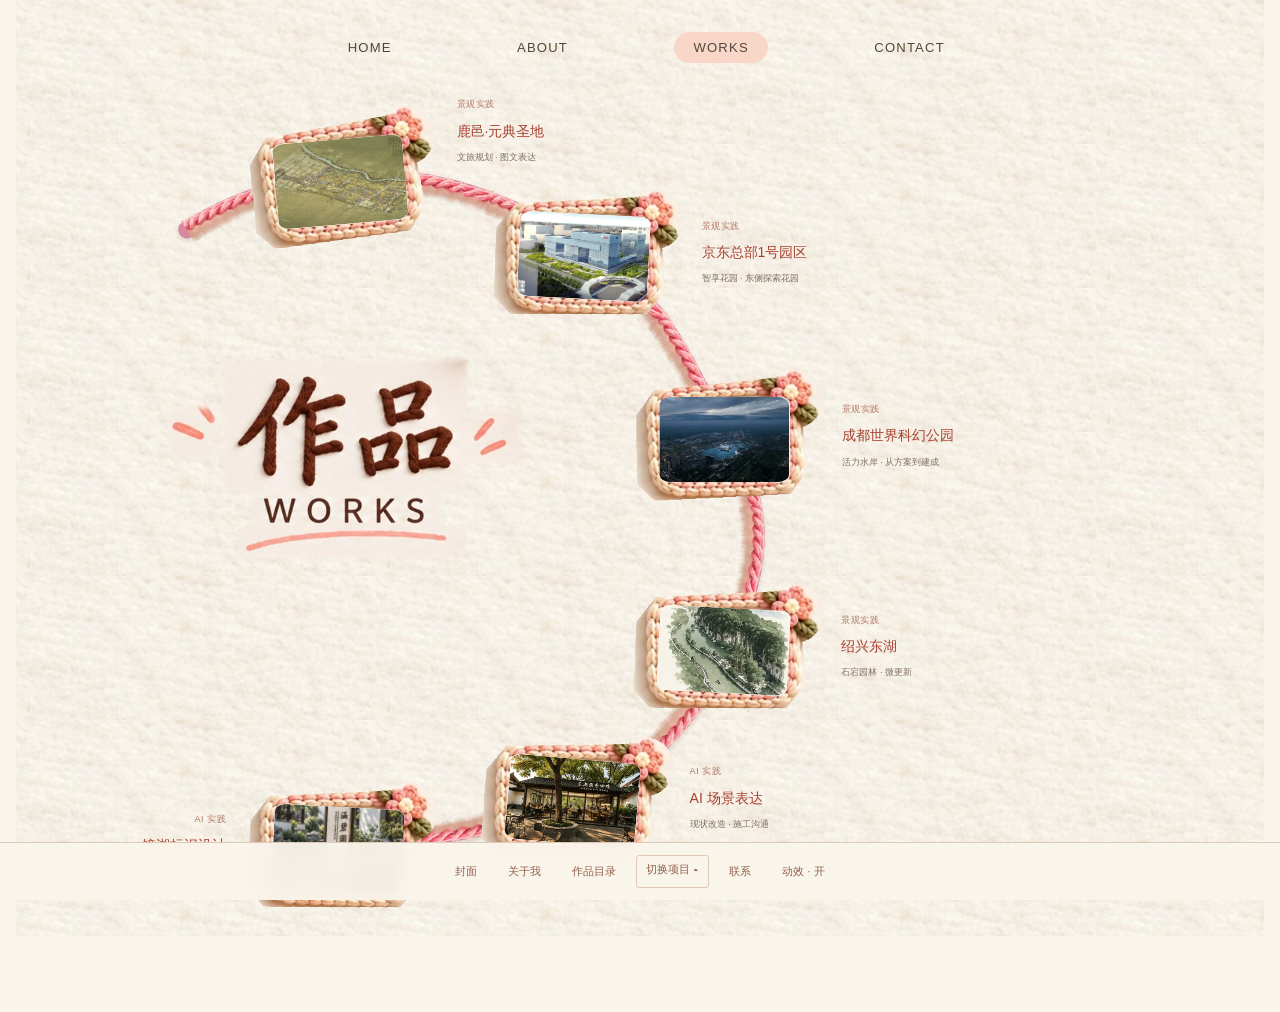
<file: works.html>
<!doctype html><html lang="zh-CN"><head><meta charset="utf-8"><meta name="viewport" content="width=device-width,initial-scale=1"><meta name="theme-color" content="#faf5ec"><meta name="description" content="陈姝婕的景观设计作品集。"><title>作品目录 · 陈姝婕作品集</title><link rel="icon" href="favicon.svg"><link rel="stylesheet" href="style.css?v=20261108-no-project-cord"><link rel="stylesheet" href="interactive.css?v=20261108-no-project-cord"><link rel="stylesheet" href="yarn.css?v=20261108-no-project-cord"><link rel="stylesheet" href="opening.css?v=20261108-no-project-cord"><link rel="stylesheet" href="pullcord.css?v=20261108-no-project-cord"><link rel="stylesheet" href="local-scenes.css?v=20261108-no-project-cord"><script src="yarn-boot.js?v=20261108-no-project-cord"></script><script src="opening-boot.js?v=20261108-no-project-cord"></script><script src="app.js?v=20261108-no-project-cord" defer></script><script src="interactive.js?v=20261108-no-project-cord" defer></script><script src="yarn.js?v=20261108-no-project-cord" defer></script><script src="opening.js?v=20261108-no-project-cord" defer></script><script src="pink-wool.js?v=20261108-no-project-cord" defer></script><script src="pullcord.js?v=20261108-no-project-cord" defer></script><script src="local-scenes.js?v=20261108-no-project-cord" defer></script></head><body data-journey-kind="works" data-journey-project=""><script id="journey-data" type="application/json">{"kind": "works", "project": "", "heroes": {"luyi": {"src": "assets/interactive/luyi-full-scroll.avif", "preview": "assets/yarn-v3/preview-luyi.avif", "pageSrc": "assets/pages/p06.avif", "rect": [0.4283621855444963, 0.0, 0.571649069757675, 1.0]}, "jd": {"src": "assets/interactive/p13-00.avif", "preview": "assets/yarn-v3/preview-jd.avif", "pageSrc": "assets/pages/p13.avif", "rect": [0.4427083333333333, 0.3431307777777778, 0.4947916666666667, 0.49522000000000005]}, "scifi": {"src": "assets/interactive/p19-00.avif", "preview": "assets/yarn-v3/preview-scifi.avif", "pageSrc": "assets/pages/p19.avif", "rect": [0.4479166666666667, 0.17296296296296299, 0.4895833333333333, 0.6522222222222223]}, "eastlake": {"src": "assets/interactive/eastlake-ink.avif", "preview": "assets/yarn-v3/preview-eastlake.avif", "pageSrc": "assets/pages/p27.avif", "rect": [0.5520833333333334, 0.23703703703703705, 0.38958333333333334, 0.587037037037037]}, "ai": {"src": "assets/interactive/p33-00.avif", "preview": "assets/yarn-v3/preview-ai.avif", "pageSrc": "assets/pages/p33.avif", "rect": [0.4351074814161522, 0.13422182945515443, 0.5207388492713452, 0.49650191830286616]}, "jinghu": {"src": "assets/interactive/p39-00.avif", "preview": "assets/yarn-v3/preview-jinghu.avif", "pageSrc": "assets/pages/p39.avif", "rect": [0.43509688799294444, 0.13422181045029635, 0.2805347948427198, 0.5523286890211311]}}}</script><main id="main" class="document-view" data-total="1"><section class="works-room arc-catalog" data-arc-catalog aria-labelledby="works-title"><h1 id="works-title" class="works-title">作品 <span>WORKS</span></h1><div class="arc-wordmark" aria-hidden="true"><svg viewBox="235 390 620 365"><defs><filter id="works-mark-soft"><feGaussianBlur stdDeviation="4"/></filter><mask id="works-mark-mask"><g fill="white" filter="url(#works-mark-soft)"><rect x="340" y="410" width="405" height="220"/><rect x="388" y="628" width="315" height="65"/><rect x="365" y="690" width="370" height="48"/><rect x="250" y="490" width="75" height="80"/><rect x="748" y="495" width="85" height="85"/></g></mask></defs><image href="assets/pages/p05.webp" width="2000" height="1126" mask="url(#works-mark-mask)"/></svg></div><canvas class="arc-yarn" aria-hidden="true"></canvas><nav class="works-nav" aria-label="主导航"><a href="index.html">HOME</a><a href="index.html#resume">ABOUT</a><a href="works.html" aria-current="page">WORKS</a><a href="contact.html">CONTACT</a></nav><div class="project-catalog"><a class="project-card" id="project-luyi" data-yarn-project="luyi" href="projects/luyi.html"><span class="wool-frame"><img class="project-hero" src="assets/yarn-v3/preview-luyi.avif" alt="鹿邑·元典圣地 · 项目首页效果图" loading="eager"><img class="frame-texture" src="assets/visuals-v2/wool-frame.avif" alt=""></span><span class="project-label"><small>景观实践</small><strong>鹿邑·元典圣地</strong><span>文旅规划 · 图文表达</span></span></a><a class="project-card" id="project-jd" data-yarn-project="jd" href="projects/jd.html"><span class="wool-frame"><img class="project-hero" src="assets/yarn-v3/preview-jd.avif" alt="京东总部1号园区 · 项目首页效果图" loading="eager"><img class="frame-texture" src="assets/visuals-v2/wool-frame.avif" alt=""></span><span class="project-label"><small>景观实践</small><strong>京东总部1号园区</strong><span>智享花园 · 东侧探索花园</span></span></a><a class="project-card" id="project-scifi" data-yarn-project="scifi" href="projects/scifi.html"><span class="wool-frame"><img class="project-hero" src="assets/yarn-v3/preview-scifi.avif" alt="成都世界科幻公园 · 项目首页效果图" loading="eager"><img class="frame-texture" src="assets/visuals-v2/wool-frame.avif" alt=""></span><span class="project-label"><small>景观实践</small><strong>成都世界科幻公园</strong><span>活力水岸 · 从方案到建成</span></span></a><a class="project-card" id="project-eastlake" data-yarn-project="eastlake" href="projects/eastlake.html"><span class="wool-frame"><img class="project-hero" src="assets/yarn-v3/preview-eastlake.avif" alt="绍兴东湖 · 项目首页效果图" loading="eager"><img class="frame-texture" src="assets/visuals-v2/wool-frame.avif" alt=""></span><span class="project-label"><small>景观实践</small><strong>绍兴东湖</strong><span>石宕园林 · 微更新</span></span></a><a class="project-card" id="project-ai" data-yarn-project="ai" href="projects/ai.html"><span class="wool-frame"><img class="project-hero" src="assets/yarn-v3/preview-ai.avif" alt="AI 场景表达 · 项目首页效果图" loading="eager"><img class="frame-texture" src="assets/visuals-v2/wool-frame.avif" alt=""></span><span class="project-label"><small>AI 实践</small><strong>AI 场景表达</strong><span>现状改造 · 施工沟通</span></span></a><a class="project-card" id="project-jinghu" data-yarn-project="jinghu" href="projects/jinghu.html"><span class="wool-frame"><img class="project-hero" src="assets/yarn-v3/preview-jinghu.avif" alt="镜湖标识设计 · 项目首页效果图" loading="eager"><img class="frame-texture" src="assets/visuals-v2/wool-frame.avif" alt=""></span><span class="project-label"><small>AI 实践</small><strong>镜湖标识设计</strong><span>标识设施 · 形态与意象</span></span></a></div></section></main><nav class="reader-tools" aria-label="作品集导航"><a class="tool" href="index.html">封面</a><a class="tool" href="index.html#resume">关于我</a><a class="tool" href="works.html">作品目录</a><details class="chapter-menu"><summary>切换项目 ▴</summary><div class="chapter-links"><a href="projects/luyi.html">鹿邑规划</a><a href="projects/jd.html">京东庭院</a><a href="projects/scifi.html">成都科幻公园</a><a href="projects/eastlake.html">绍兴东湖</a><a href="projects/jinghu.html">镜湖标识设计</a><a href="projects/ai.html">AI表达与策划</a></div></details><a class="tool" href="contact.html">联系</a><button class="tool" id="motion-toggle" type="button" aria-pressed="true">动效 · 开</button></nav><dialog id="scene-dialog" aria-label="放大查看作品"><header class="scene-toolbar"><h2 id="scene-title"></h2><button id="scene-back" class="tool" type="button" hidden>← 总图</button><button id="scene-fit" class="tool" type="button">原尺寸</button><button id="scene-close" class="tool" type="button" aria-label="关闭">×</button></header><p id="scene-note" hidden></p><div id="scene-stage" class="scene-stage"></div></dialog></body></html>
</file>
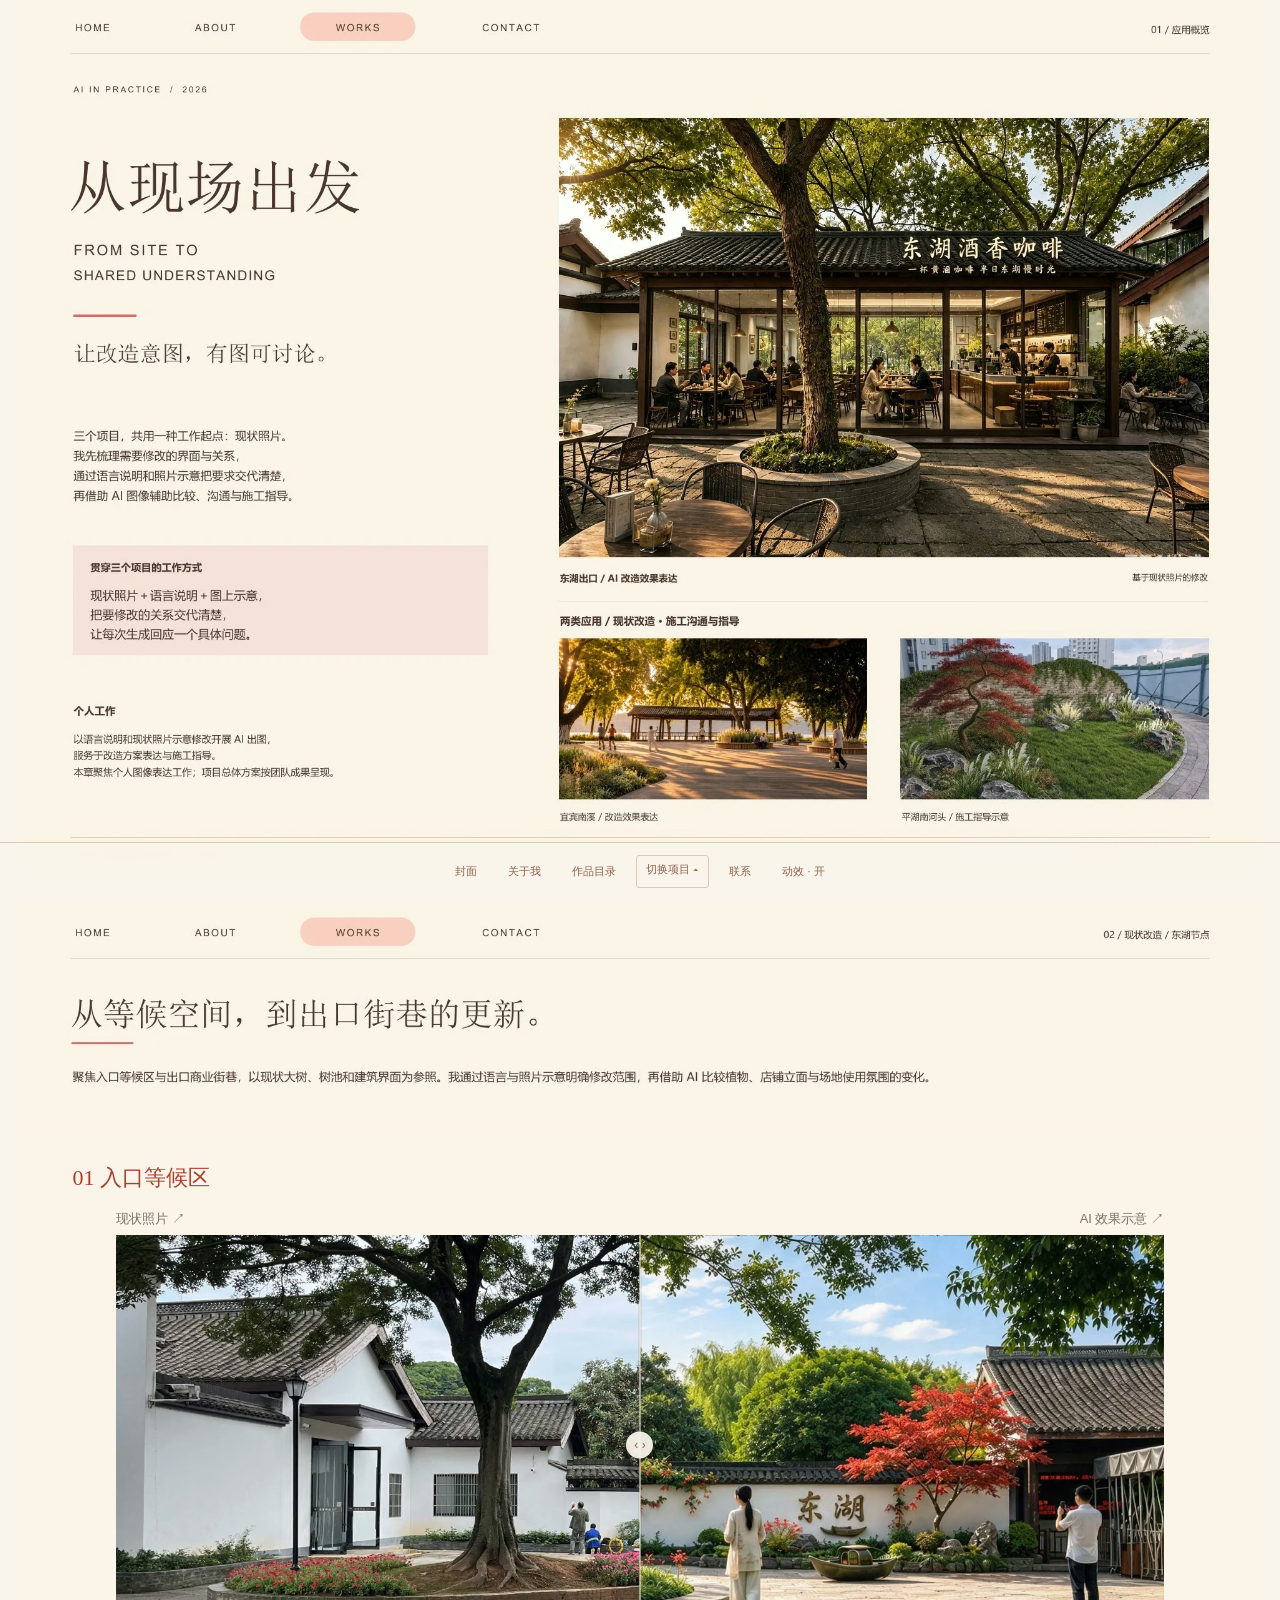
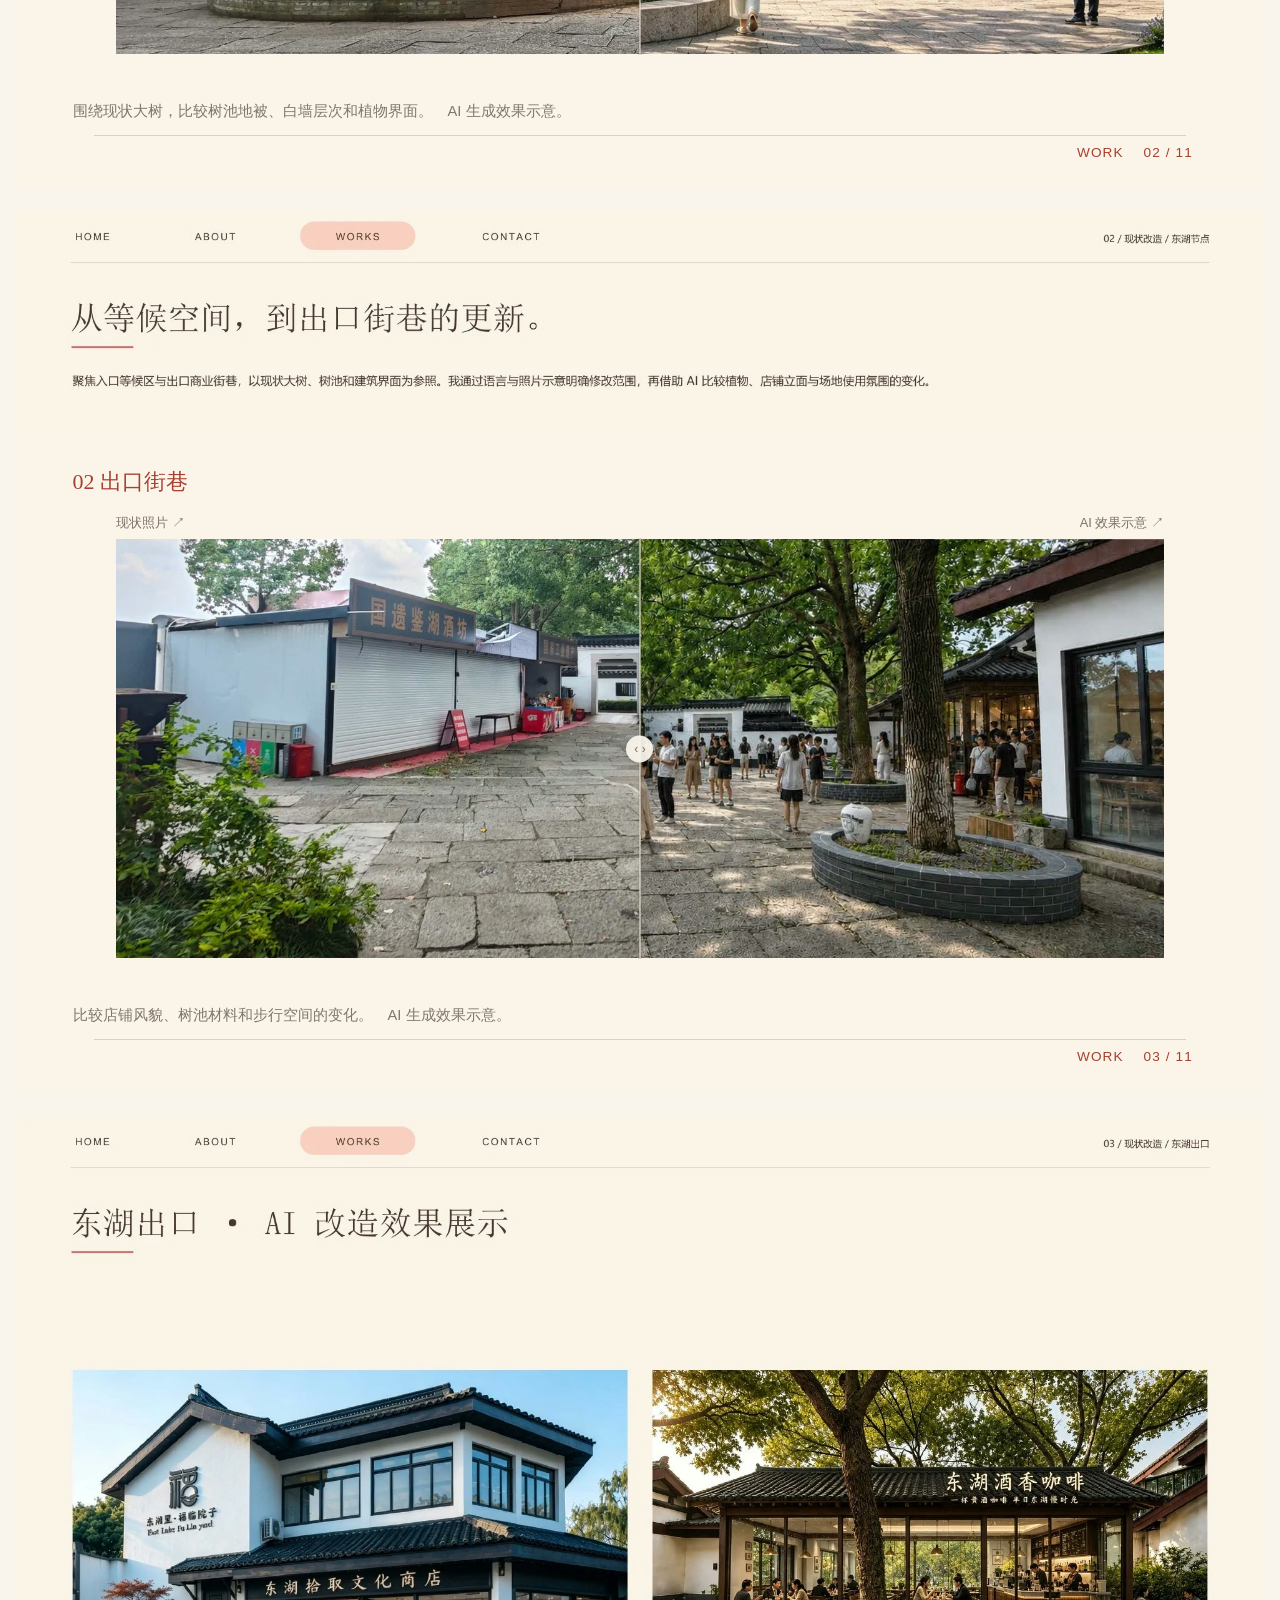
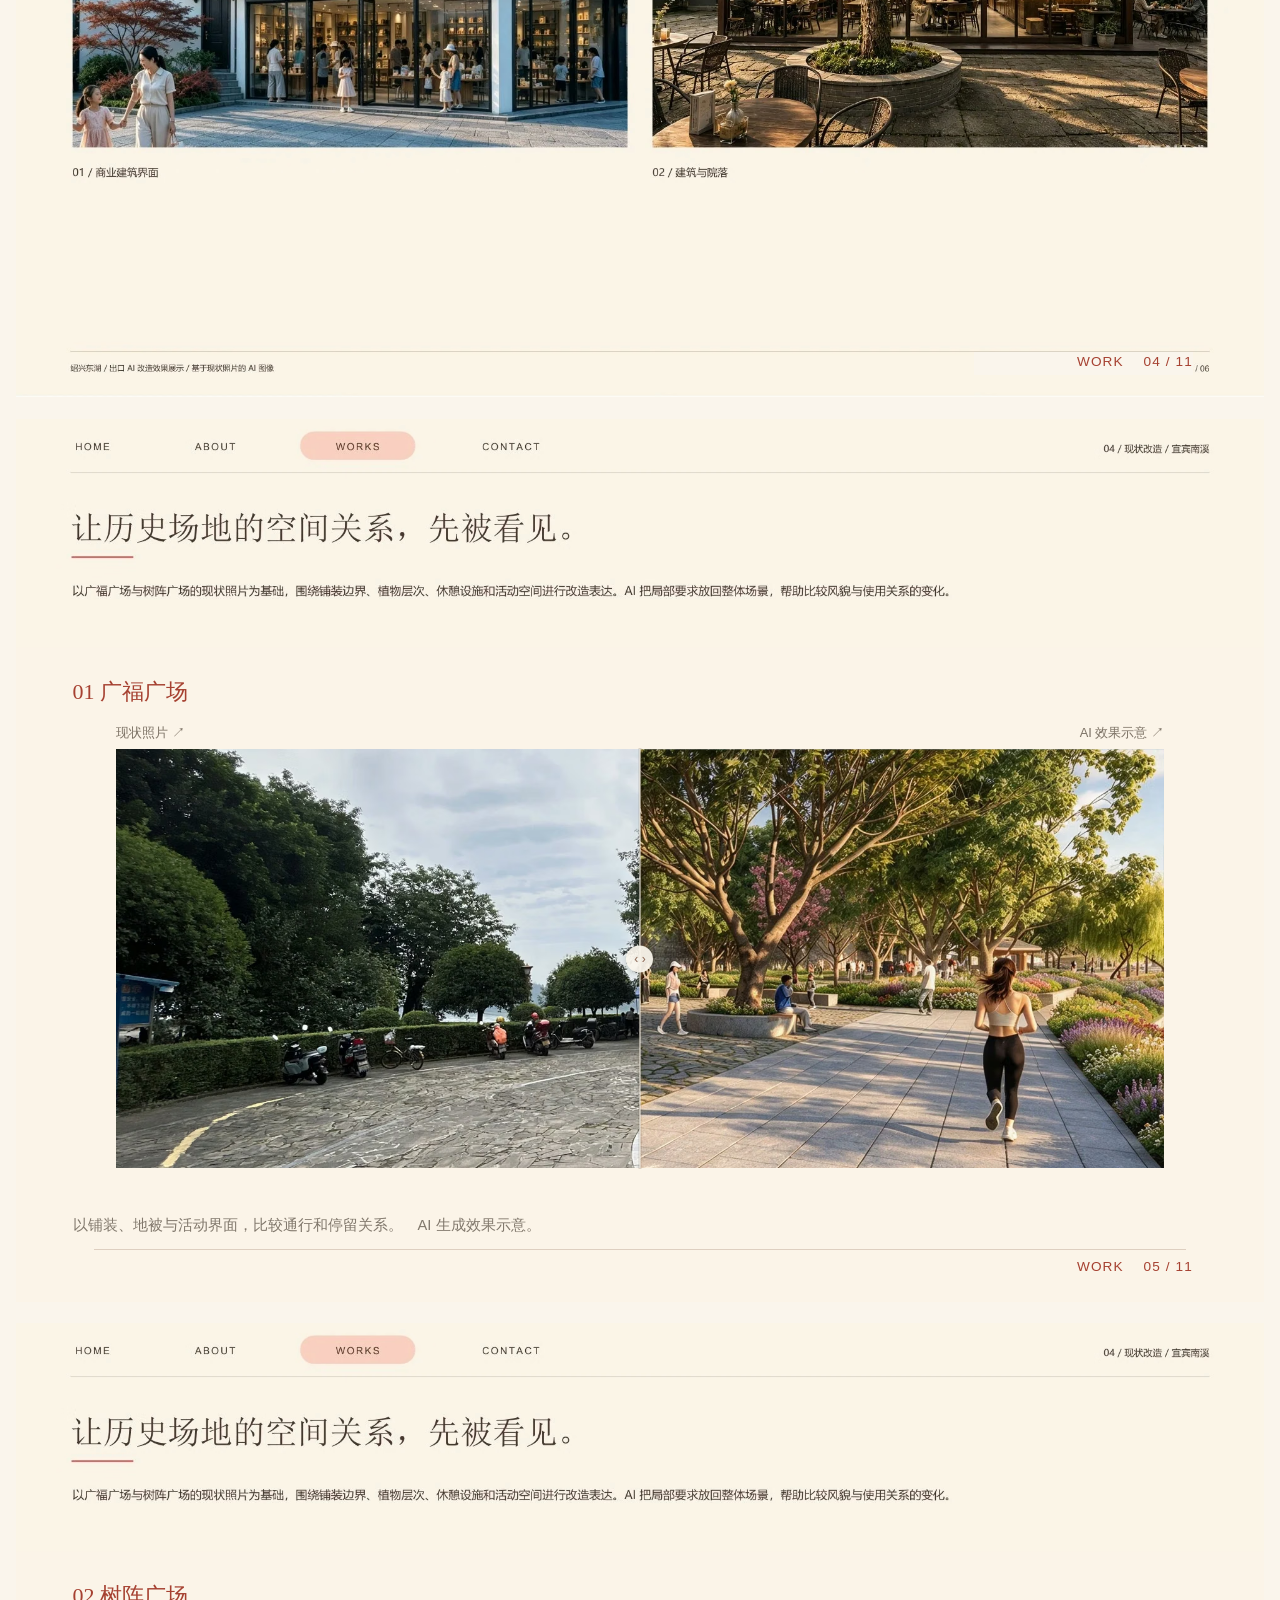
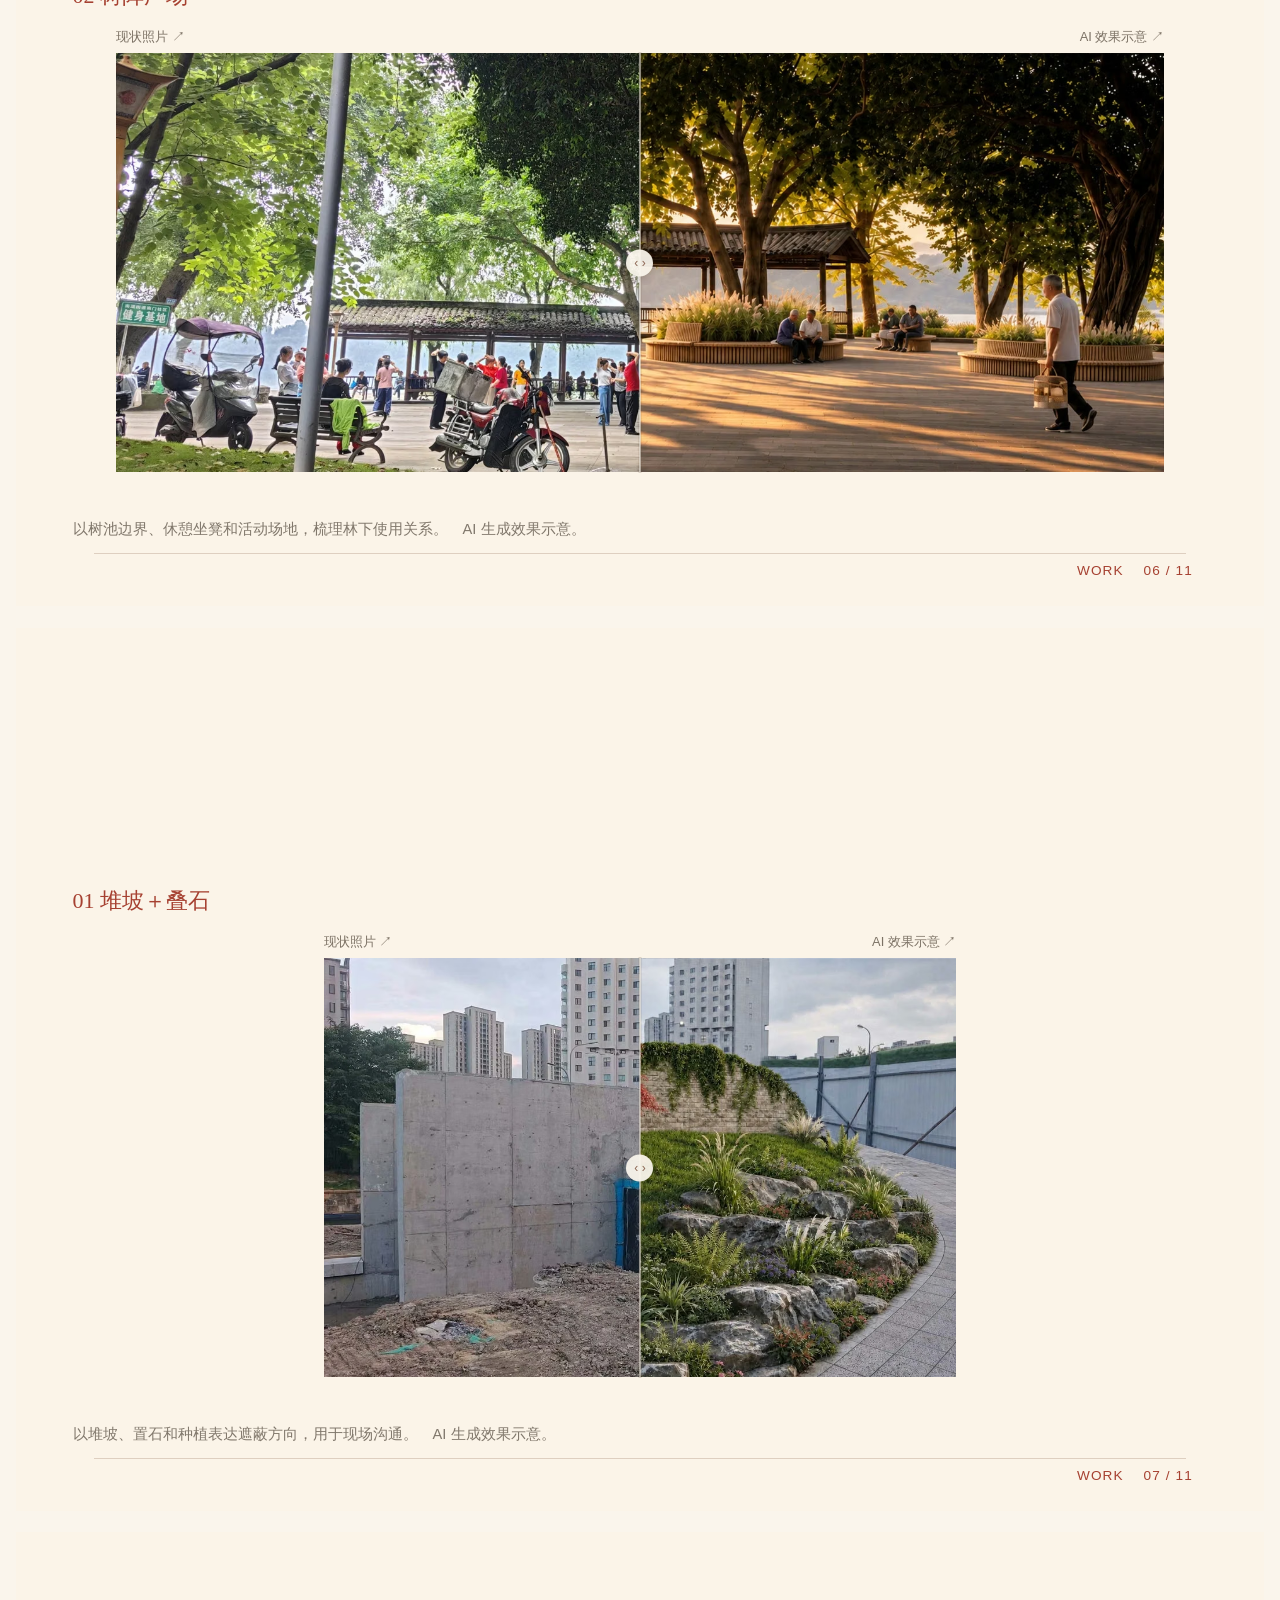
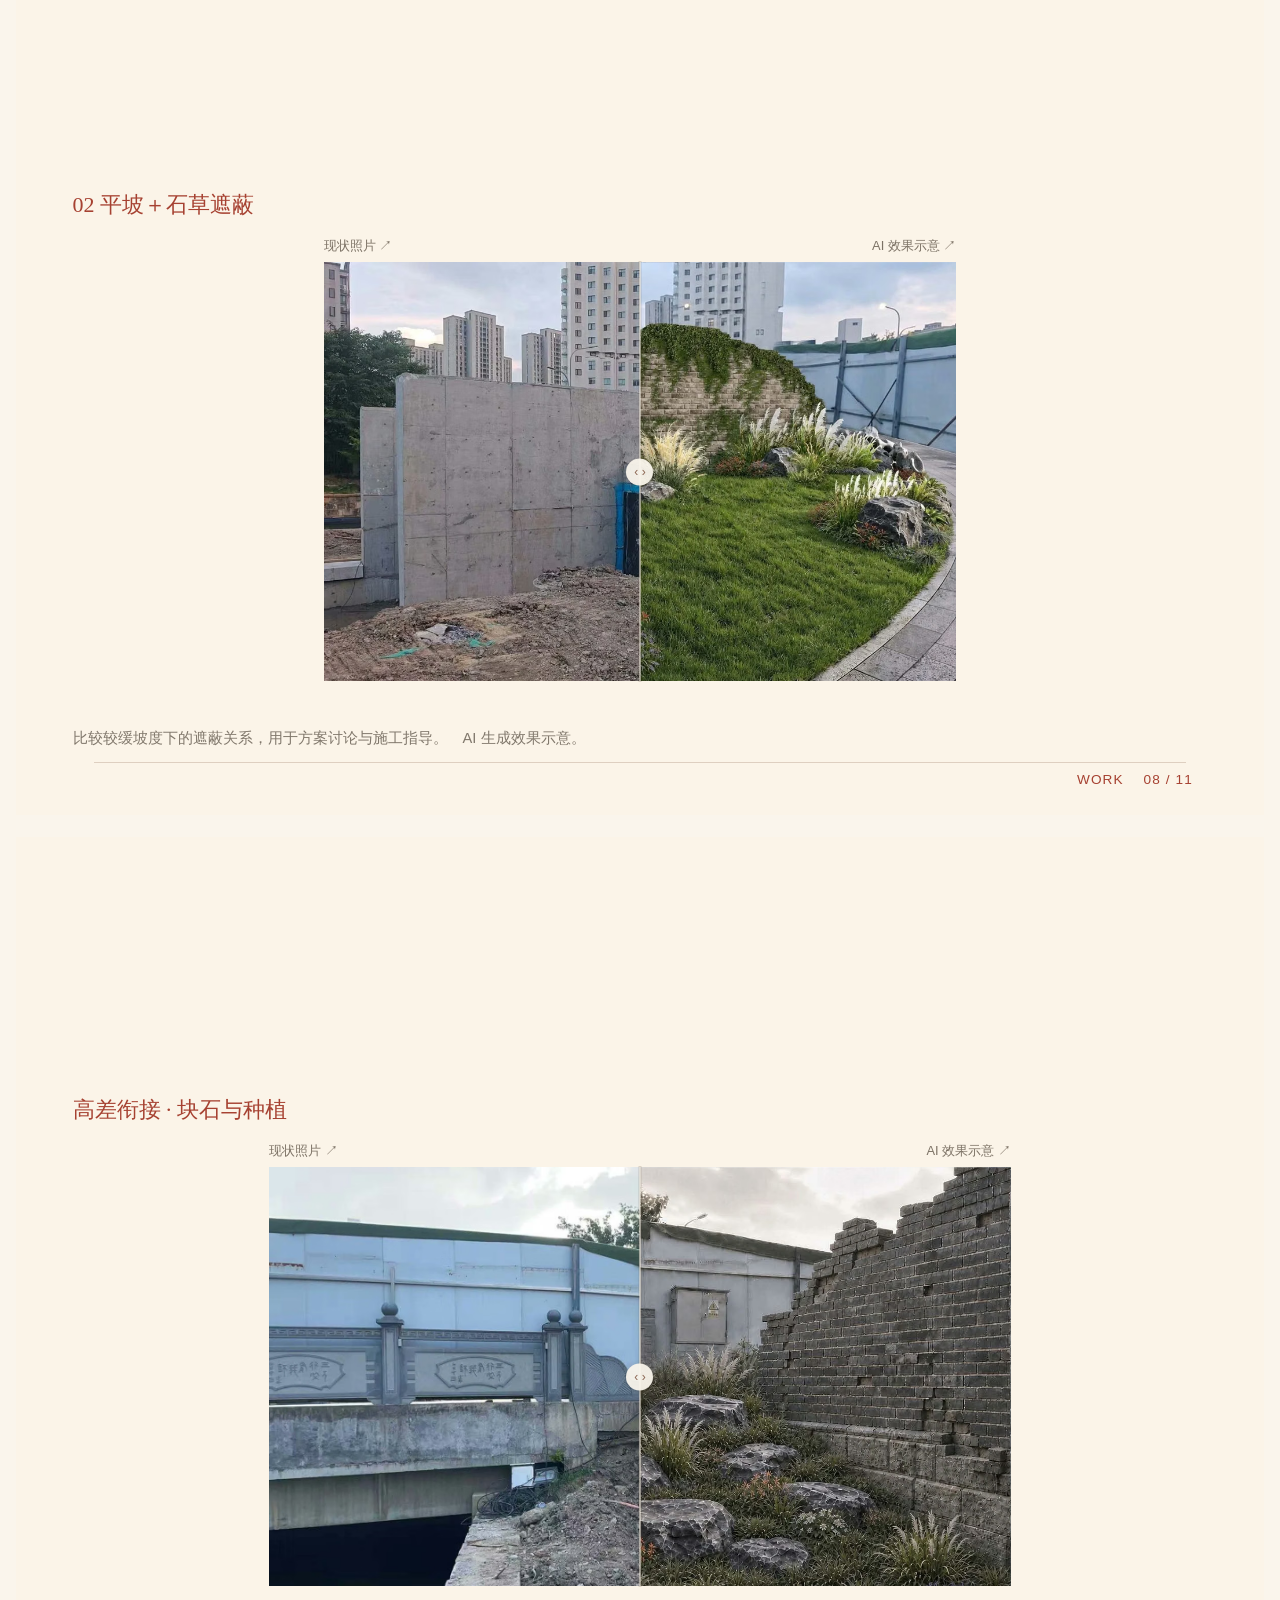
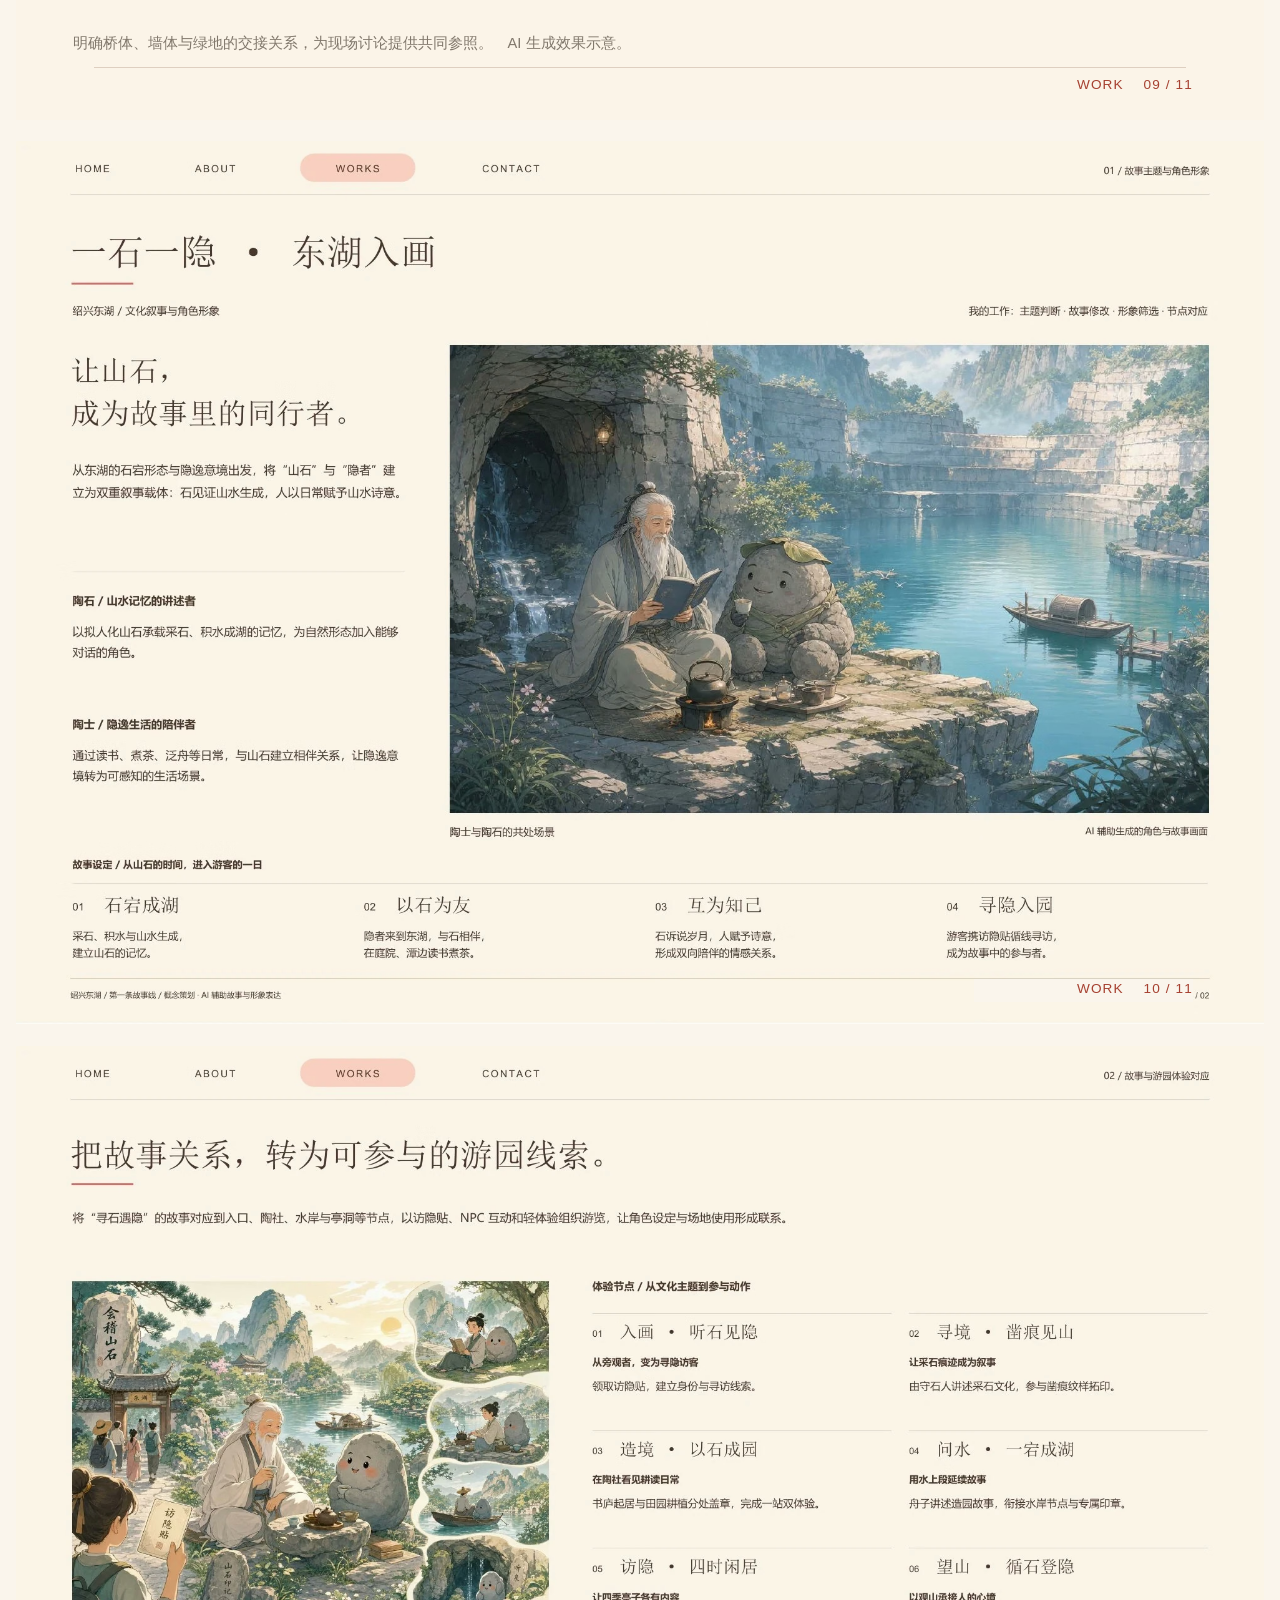
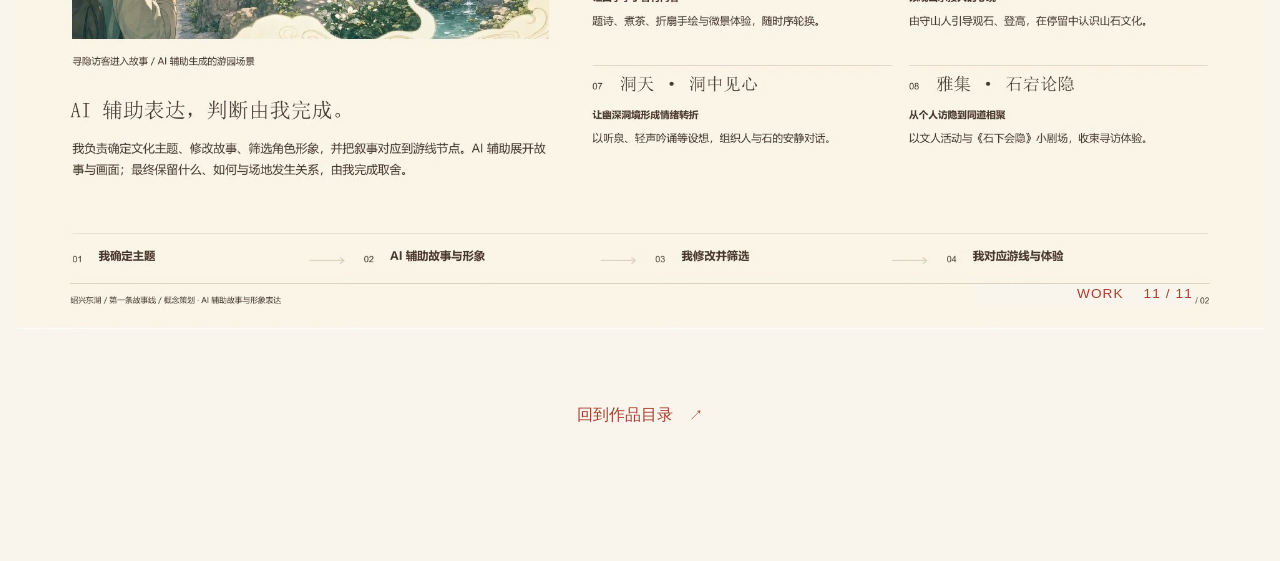
<file: projects/ai.html>
<!doctype html><html lang="zh-CN"><head><meta charset="utf-8"><meta name="viewport" content="width=device-width,initial-scale=1"><meta name="theme-color" content="#faf5ec"><meta name="description" content="陈姝婕的景观设计作品集。"><title>AI实践 · 让改造意图有图可讨论 · 陈姝婕作品集</title><link rel="icon" href="../favicon.svg"><link rel="stylesheet" href="../style.css?v=20261108-no-project-cord"><link rel="stylesheet" href="../interactive.css?v=20261108-no-project-cord"><link rel="stylesheet" href="../yarn.css?v=20261108-no-project-cord"><link rel="stylesheet" href="../opening.css?v=20261108-no-project-cord"><link rel="stylesheet" href="../pullcord.css?v=20261108-no-project-cord"><link rel="stylesheet" href="../local-scenes.css?v=20261108-no-project-cord"><script src="../yarn-boot.js?v=20261108-no-project-cord"></script><script src="../opening-boot.js?v=20261108-no-project-cord"></script><script src="../app.js?v=20261108-no-project-cord" defer></script><script src="../interactive.js?v=20261108-no-project-cord" defer></script><script src="../yarn.js?v=20261108-no-project-cord" defer></script><script src="../opening.js?v=20261108-no-project-cord" defer></script><script src="../pink-wool.js?v=20261108-no-project-cord" defer></script><script src="../pullcord.js?v=20261108-no-project-cord" defer></script><script src="../local-scenes.js?v=20261108-no-project-cord" defer></script></head><body data-journey-kind="project" data-journey-project="ai"><script id="journey-data" type="application/json">{"kind": "project", "project": "ai", "heroes": {"luyi": {"src": "assets/interactive/luyi-full-scroll.avif", "preview": "assets/yarn-v3/preview-luyi.avif", "pageSrc": "assets/pages/p06.avif", "rect": [0.4283621855444963, 0.0, 0.571649069757675, 1.0]}, "jd": {"src": "assets/interactive/p13-00.avif", "preview": "assets/yarn-v3/preview-jd.avif", "pageSrc": "assets/pages/p13.avif", "rect": [0.4427083333333333, 0.3431307777777778, 0.4947916666666667, 0.49522000000000005]}, "scifi": {"src": "assets/interactive/p19-00.avif", "preview": "assets/yarn-v3/preview-scifi.avif", "pageSrc": "assets/pages/p19.avif", "rect": [0.4479166666666667, 0.17296296296296299, 0.4895833333333333, 0.6522222222222223]}, "eastlake": {"src": "assets/interactive/eastlake-ink.avif", "preview": "assets/yarn-v3/preview-eastlake.avif", "pageSrc": "assets/pages/p27.avif", "rect": [0.5520833333333334, 0.23703703703703705, 0.38958333333333334, 0.587037037037037]}, "ai": {"src": "assets/interactive/p33-00.avif", "preview": "assets/yarn-v3/preview-ai.avif", "pageSrc": "assets/pages/p33.avif", "rect": [0.4351074814161522, 0.13422182945515443, 0.5207388492713452, 0.49650191830286616]}, "jinghu": {"src": "assets/interactive/p39-00.avif", "preview": "assets/yarn-v3/preview-jinghu.avif", "pageSrc": "assets/pages/p39.avif", "rect": [0.43509688799294444, 0.13422181045029635, 0.2805347948427198, 0.5523286890211311]}}}</script><main id="main" class="document-view" data-total="11"><h1 class="sr-only">AI实践 · 让改造意图有图可讨论</h1><figure class="art-page" id="page-1" data-page="1" data-original-page="33"><div class="page-art"><img class="original-page" src="../assets/pages/p33.avif" width="2000" height="1415" alt="HOME ABOUT WORKS CONTACT 01 / 应用概览 AI 应用 / 现状改造与施工沟通 / 个人出图工作 01 / 06 AI IN PRACTICE  /  2026 从现场出发 FROM SITE TO SHARED UNDERSTANDING 让改造意图，有图可讨论。 三个项目，共用一种工作起点：现状照片。 我先梳理需要修改的界面与关系， 通过语言说明和照片示意把要求交代清楚， 再借助 AI 图像辅助比较、沟通与施工指导。 贯穿三个项目的工作方式 现状照片＋语言说明＋图上示意， 把要修改的关" loading="eager" decoding="async" draggable="false"><a class="native-link" href="../index.html" aria-label="HOME" style="left:4.080047121078493%;top:1.854934730190399%;width:4.103145604972491%;height:2.7913385359132428%"></a><a class="native-link" href="../index.html#resume" aria-label="ABOUT" style="left:13.66899256646088%;top:1.854934730190399%;width:4.5800260383856175%;height:2.7913385359132428%"></a><a class="native-link" href="../works.html" aria-label="WORKS" style="left:24.959428835412204%;top:1.854934730190399%;width:4.8457435638990365%;height:2.7913385359132428%"></a><a class="native-link" href="../contact.html" aria-label="CONTACT" style="left:36.67995523077569%;top:1.854934730190399%;width:5.931166267691407%;height:2.7913385359132428%"></a><a class="scene-hit" href="../assets/interactive/p33-00.avif" data-scene="photo" data-caption="作品集原图 33 / 1" style="left:43.51075%;top:13.42218%;width:52.07388%;height:49.65019%" aria-label="作品集原图 33 / 1，放大查看" ></a><a class="scene-hit" href="../assets/interactive/p33-01.avif" data-scene="photo" data-caption="作品集原图 33 / 2" style="left:43.51780%;top:72.33724%;width:24.67746%;height:18.17340%" aria-label="作品集原图 33 / 2，放大查看" ></a><a class="scene-hit" href="../assets/interactive/p33-02.avif" data-scene="photo" data-caption="作品集原图 33 / 3" style="left:70.89160%;top:72.34065%;width:24.69447%;height:18.16658%" aria-label="作品集原图 33 / 3，放大查看" ></a><span class="page-count" style="font-size:1.092cqw">WORK　 01 / 11</span></div></figure><figure class="art-page" id="page-2" data-page="2" data-original-page="34"><div class="page-art comparison-sheet ai-sheet" style="--sheet-w:1190.55;--sheet-h:841.89;--source-ratio:1.4141396144389409;--header-end:25.894119184216464%;--paper:#fbf4e8;"><img class="comparison-header" src="../assets/pages/p34.avif" width="2000" height="1415" alt="AI表达与策划 · 02" loading="lazy" decoding="async" draggable="false"><a class="native-link" href="../index.html" aria-label="HOME" style="left:4.080047037083701%;top:1.8549335423867694%;width:4.103145604972491%;height:2.7913385359132428%"></a><a class="native-link" href="../index.html#resume" aria-label="ABOUT" style="left:13.66899332241401%;top:1.8549335423867694%;width:4.58002603838562%;height:2.7913385359132428%"></a><a class="native-link" href="../works.html" aria-label="WORKS" style="left:24.95943051530805%;top:1.8549335423867694%;width:4.8457435638990365%;height:2.7913385359132428%"></a><a class="native-link" href="../contact.html" aria-label="CONTACT" style="left:36.67995464281215%;top:1.8549335423867694%;width:5.931166267691407%;height:2.7913385359132428%"></a><h2 class="pair-title" style="left:4.535718785435304%;top:28.982408628205587%;font-size:1.7638906387803959cqw">01 入口等候区</h2><div class="comparison" style="left:8.01523%;top:37.41581%;width:83.96953%;height:47.51215%;--split:50%" data-caption="01 入口等候区"><img class="compare-before" src="../assets/interactive/p34-00.avif" alt="现状照片 · 01 入口等候区" loading="lazy"><img class="compare-after" src="../assets/interactive/p34-01.avif" alt="AI 效果示意 · 01 入口等候区" loading="lazy"><span class="compare-divider" aria-hidden="true"><i>‹ ›</i></span><input class="compare-slider" type="range" min="0" max="100" value="50" aria-label="01 入口等候区，左右拖动查看现状与方案"><div class="pair-labels"><a href="../assets/interactive/p34-00.avif" data-scene="photo" data-caption="01 入口等候区 / 现状照片">现状照片 ↗</a><a href="../assets/interactive/p34-01.avif" data-scene="photo" data-caption="01 入口等候区 / AI 效果示意">AI 效果示意 ↗</a></div></div><p class="pair-caption" style="left:4.535718785435304%;right:4.535718785435304%;top:90.02244948865054%;font-size:1.1759270925202636cqw">围绕现状大树，比较树池地被、白墙层次和植物界面。　AI 生成效果示意。</p><div class="pair-footer-rule"></div><span class="page-count" style="font-size:1.092cqw">WORK　 02 / 11</span></div></figure><figure class="art-page" id="page-3" data-page="3" data-original-page="34"><div class="page-art comparison-sheet ai-sheet" style="--sheet-w:1190.55;--sheet-h:841.89;--source-ratio:1.4141396144389409;--header-end:25.894119184216464%;--paper:#fbf4e8;"><img class="comparison-header" src="../assets/pages/p34.avif" width="2000" height="1415" alt="AI表达与策划 · 02" loading="lazy" decoding="async" draggable="false"><a class="native-link" href="../index.html" aria-label="HOME" style="left:4.080047037083701%;top:1.8549335423867694%;width:4.103145604972491%;height:2.7913385359132428%"></a><a class="native-link" href="../index.html#resume" aria-label="ABOUT" style="left:13.66899332241401%;top:1.8549335423867694%;width:4.58002603838562%;height:2.7913385359132428%"></a><a class="native-link" href="../works.html" aria-label="WORKS" style="left:24.95943051530805%;top:1.8549335423867694%;width:4.8457435638990365%;height:2.7913385359132428%"></a><a class="native-link" href="../contact.html" aria-label="CONTACT" style="left:36.67995464281215%;top:1.8549335423867694%;width:5.931166267691407%;height:2.7913385359132428%"></a><h2 class="pair-title" style="left:4.535718785435304%;top:28.982408628205587%;font-size:1.7638906387803959cqw">02 出口街巷</h2><div class="comparison" style="left:8.01523%;top:37.41581%;width:83.96953%;height:47.51215%;--split:50%" data-caption="02 出口街巷"><img class="compare-before" src="../assets/interactive/p34-02.avif" alt="现状照片 · 02 出口街巷" loading="lazy"><img class="compare-after" src="../assets/interactive/p34-03.avif" alt="AI 效果示意 · 02 出口街巷" loading="lazy"><span class="compare-divider" aria-hidden="true"><i>‹ ›</i></span><input class="compare-slider" type="range" min="0" max="100" value="50" aria-label="02 出口街巷，左右拖动查看现状与方案"><div class="pair-labels"><a href="../assets/interactive/p34-02.avif" data-scene="photo" data-caption="02 出口街巷 / 现状照片">现状照片 ↗</a><a href="../assets/interactive/p34-03.avif" data-scene="photo" data-caption="02 出口街巷 / AI 效果示意">AI 效果示意 ↗</a></div></div><p class="pair-caption" style="left:4.535718785435304%;right:4.535718785435304%;top:90.02244948865054%;font-size:1.1759270925202636cqw">比较店铺风貌、树池材料和步行空间的变化。　AI 生成效果示意。</p><div class="pair-footer-rule"></div><span class="page-count" style="font-size:1.092cqw">WORK　 03 / 11</span></div></figure><figure class="art-page" id="page-4" data-page="4" data-original-page="35"><div class="page-art"><img class="original-page" src="../assets/pages/p35.avif" width="2000" height="1415" alt="HOME ABOUT WORKS CONTACT 03 / 现状改造 / 东湖出口 绍兴东湖 / 出口 AI 改造效果展示 / 基于现状照片的 AI 图像 03 / 06 东湖出口 · AI 改造效果展示 01 / 商业建筑界面 02 / 建筑与院落 " loading="lazy" decoding="async" draggable="false"><a class="native-link" href="../index.html" aria-label="HOME" style="left:4.080047037083701%;top:1.8549335423867694%;width:4.103145604972491%;height:2.7913385359132428%"></a><a class="native-link" href="../index.html#resume" aria-label="ABOUT" style="left:13.66899332241401%;top:1.8549335423867694%;width:4.58002603838562%;height:2.7913385359132428%"></a><a class="native-link" href="../works.html" aria-label="WORKS" style="left:24.95943051530805%;top:1.8549335423867694%;width:4.8457435638990365%;height:2.7913385359132428%"></a><a class="native-link" href="../contact.html" aria-label="CONTACT" style="left:36.67995464281215%;top:1.8549335423867694%;width:5.931166267691407%;height:2.7913385359132428%"></a><a class="scene-hit" href="../assets/interactive/p35-00.avif" data-scene="photo" data-caption="作品集原图 35 / 1" style="left:4.53572%;top:28.99239%;width:44.45634%;height:42.74098%" aria-label="作品集原图 35 / 1，放大查看" ></a><a class="scene-hit" href="../assets/interactive/p35-01.avif" data-scene="photo" data-caption="作品集原图 35 / 2" style="left:51.00794%;top:28.99239%;width:44.45634%;height:42.74098%" aria-label="作品集原图 35 / 2，放大查看" ></a><span class="page-count" style="font-size:1.092cqw">WORK　 04 / 11</span></div></figure><figure class="art-page" id="page-5" data-page="5" data-original-page="36"><div class="page-art comparison-sheet ai-sheet" style="--sheet-w:1190.55;--sheet-h:841.89;--source-ratio:1.4141396144389409;--header-end:25.894119184216464%;--paper:#fbf4e8;"><img class="comparison-header" src="../assets/pages/p36.avif" width="2000" height="1415" alt="AI表达与策划 · 04" loading="lazy" decoding="async" draggable="false"><a class="native-link" href="../index.html" aria-label="HOME" style="left:4.080047037083701%;top:1.8549335423867694%;width:4.103145604972491%;height:2.7913385359132428%"></a><a class="native-link" href="../index.html#resume" aria-label="ABOUT" style="left:13.66899332241401%;top:1.8549335423867694%;width:4.58002603838562%;height:2.7913385359132428%"></a><a class="native-link" href="../works.html" aria-label="WORKS" style="left:24.95943051530805%;top:1.8549335423867694%;width:4.8457435638990365%;height:2.7913385359132428%"></a><a class="native-link" href="../contact.html" aria-label="CONTACT" style="left:36.67995464281215%;top:1.8549335423867694%;width:5.931166267691407%;height:2.7913385359132428%"></a><h2 class="pair-title" style="left:4.535718785435304%;top:28.982408628205587%;font-size:1.7638906387803959cqw">01 广福广场</h2><div class="comparison" style="left:8.01523%;top:37.41581%;width:83.96953%;height:47.51215%;--split:50%" data-caption="01 广福广场"><img class="compare-before" src="../assets/interactive/p36-00.avif" alt="现状照片 · 01 广福广场" loading="lazy"><img class="compare-after" src="../assets/interactive/p36-01.avif" alt="AI 效果示意 · 01 广福广场" loading="lazy"><span class="compare-divider" aria-hidden="true"><i>‹ ›</i></span><input class="compare-slider" type="range" min="0" max="100" value="50" aria-label="01 广福广场，左右拖动查看现状与方案"><div class="pair-labels"><a href="../assets/interactive/p36-00.avif" data-scene="photo" data-caption="01 广福广场 / 现状照片">现状照片 ↗</a><a href="../assets/interactive/p36-01.avif" data-scene="photo" data-caption="01 广福广场 / AI 效果示意">AI 效果示意 ↗</a></div></div><p class="pair-caption" style="left:4.535718785435304%;right:4.535718785435304%;top:90.02244948865054%;font-size:1.1759270925202636cqw">以铺装、地被与活动界面，比较通行和停留关系。　AI 生成效果示意。</p><div class="pair-footer-rule"></div><span class="page-count" style="font-size:1.092cqw">WORK　 05 / 11</span></div></figure><figure class="art-page" id="page-6" data-page="6" data-original-page="36"><div class="page-art comparison-sheet ai-sheet" style="--sheet-w:1190.55;--sheet-h:841.89;--source-ratio:1.4141396144389409;--header-end:25.894119184216464%;--paper:#fbf4e8;"><img class="comparison-header" src="../assets/pages/p36.avif" width="2000" height="1415" alt="AI表达与策划 · 04" loading="lazy" decoding="async" draggable="false"><a class="native-link" href="../index.html" aria-label="HOME" style="left:4.080047037083701%;top:1.8549335423867694%;width:4.103145604972491%;height:2.7913385359132428%"></a><a class="native-link" href="../index.html#resume" aria-label="ABOUT" style="left:13.66899332241401%;top:1.8549335423867694%;width:4.58002603838562%;height:2.7913385359132428%"></a><a class="native-link" href="../works.html" aria-label="WORKS" style="left:24.95943051530805%;top:1.8549335423867694%;width:4.8457435638990365%;height:2.7913385359132428%"></a><a class="native-link" href="../contact.html" aria-label="CONTACT" style="left:36.67995464281215%;top:1.8549335423867694%;width:5.931166267691407%;height:2.7913385359132428%"></a><h2 class="pair-title" style="left:4.535718785435304%;top:28.982408628205587%;font-size:1.7638906387803959cqw">02 树阵广场</h2><div class="comparison" style="left:8.01523%;top:37.41581%;width:83.96953%;height:47.51215%;--split:50%" data-caption="02 树阵广场"><img class="compare-before" src="../assets/interactive/p36-02.avif" alt="现状照片 · 02 树阵广场" loading="lazy"><img class="compare-after" src="../assets/interactive/p36-03.avif" alt="AI 效果示意 · 02 树阵广场" loading="lazy"><span class="compare-divider" aria-hidden="true"><i>‹ ›</i></span><input class="compare-slider" type="range" min="0" max="100" value="50" aria-label="02 树阵广场，左右拖动查看现状与方案"><div class="pair-labels"><a href="../assets/interactive/p36-02.avif" data-scene="photo" data-caption="02 树阵广场 / 现状照片">现状照片 ↗</a><a href="../assets/interactive/p36-03.avif" data-scene="photo" data-caption="02 树阵广场 / AI 效果示意">AI 效果示意 ↗</a></div></div><p class="pair-caption" style="left:4.535718785435304%;right:4.535718785435304%;top:90.02244948865054%;font-size:1.1759270925202636cqw">以树池边界、休憩坐凳和活动场地，梳理林下使用关系。　AI 生成效果示意。</p><div class="pair-footer-rule"></div><span class="page-count" style="font-size:1.092cqw">WORK　 06 / 11</span></div></figure><figure class="art-page" id="page-7" data-page="7" data-original-page="37"><div class="page-art comparison-sheet ai-sheet" style="--sheet-w:1190.55;--sheet-h:841.89;--source-ratio:1.4141396144389409;--header-end:25.894119184216464%;--paper:#fbf4e8;"><img class="comparison-header" src="../assets/pages/p37.avif" width="2000" height="1415" alt="AI表达与策划 · 05" loading="lazy" decoding="async" draggable="false"><a class="native-link" href="../index.html" aria-label="HOME" style="left:4.080047037083701%;top:1.8549335423867694%;width:4.103145604972491%;height:2.7913385359132428%"></a><a class="native-link" href="../index.html#resume" aria-label="ABOUT" style="left:13.66899332241401%;top:1.8549335423867694%;width:4.58002603838562%;height:2.7913385359132428%"></a><a class="native-link" href="../works.html" aria-label="WORKS" style="left:24.95943051530805%;top:1.8549335423867694%;width:4.8457435638990365%;height:2.7913385359132428%"></a><a class="native-link" href="../contact.html" aria-label="CONTACT" style="left:36.67995464281215%;top:1.8549335423867694%;width:5.931166267691407%;height:2.7913385359132428%"></a><h2 class="pair-title" style="left:4.535718785435304%;top:28.982408628205587%;font-size:1.7638906387803959cqw">01 堆坡＋叠石</h2><div class="comparison" style="left:24.65053%;top:37.41581%;width:50.69893%;height:47.51215%;--split:50%" data-caption="01 堆坡＋叠石"><img class="compare-before" src="../assets/interactive/p37-00.avif" alt="现状照片 · 01 堆坡＋叠石" loading="lazy"><img class="compare-after" src="../assets/interactive/p37-01.avif" alt="AI 效果示意 · 01 堆坡＋叠石" loading="lazy"><span class="compare-divider" aria-hidden="true"><i>‹ ›</i></span><input class="compare-slider" type="range" min="0" max="100" value="50" aria-label="01 堆坡＋叠石，左右拖动查看现状与方案"><div class="pair-labels"><a href="../assets/interactive/p37-00.avif" data-scene="photo" data-caption="01 堆坡＋叠石 / 现状照片">现状照片 ↗</a><a href="../assets/interactive/p37-01.avif" data-scene="photo" data-caption="01 堆坡＋叠石 / AI 效果示意">AI 效果示意 ↗</a></div></div><p class="pair-caption" style="left:4.535718785435304%;right:4.535718785435304%;top:90.02244948865054%;font-size:1.1759270925202636cqw">以堆坡、置石和种植表达遮蔽方向，用于现场沟通。　AI 生成效果示意。</p><div class="pair-footer-rule"></div><span class="page-count" style="font-size:1.092cqw">WORK　 07 / 11</span></div></figure><figure class="art-page" id="page-8" data-page="8" data-original-page="37"><div class="page-art comparison-sheet ai-sheet" style="--sheet-w:1190.55;--sheet-h:841.89;--source-ratio:1.4141396144389409;--header-end:25.894119184216464%;--paper:#fbf4e8;"><img class="comparison-header" src="../assets/pages/p37.avif" width="2000" height="1415" alt="AI表达与策划 · 05" loading="lazy" decoding="async" draggable="false"><a class="native-link" href="../index.html" aria-label="HOME" style="left:4.080047037083701%;top:1.8549335423867694%;width:4.103145604972491%;height:2.7913385359132428%"></a><a class="native-link" href="../index.html#resume" aria-label="ABOUT" style="left:13.66899332241401%;top:1.8549335423867694%;width:4.58002603838562%;height:2.7913385359132428%"></a><a class="native-link" href="../works.html" aria-label="WORKS" style="left:24.95943051530805%;top:1.8549335423867694%;width:4.8457435638990365%;height:2.7913385359132428%"></a><a class="native-link" href="../contact.html" aria-label="CONTACT" style="left:36.67995464281215%;top:1.8549335423867694%;width:5.931166267691407%;height:2.7913385359132428%"></a><h2 class="pair-title" style="left:4.535718785435304%;top:28.982408628205587%;font-size:1.7638906387803959cqw">02 平坡＋石草遮蔽</h2><div class="comparison" style="left:24.65053%;top:37.41581%;width:50.69893%;height:47.51215%;--split:50%" data-caption="02 平坡＋石草遮蔽"><img class="compare-before" src="../assets/interactive/p37-00.avif" alt="现状照片 · 02 平坡＋石草遮蔽" loading="lazy"><img class="compare-after" src="../assets/interactive/p37-02.avif" alt="AI 效果示意 · 02 平坡＋石草遮蔽" loading="lazy"><span class="compare-divider" aria-hidden="true"><i>‹ ›</i></span><input class="compare-slider" type="range" min="0" max="100" value="50" aria-label="02 平坡＋石草遮蔽，左右拖动查看现状与方案"><div class="pair-labels"><a href="../assets/interactive/p37-00.avif" data-scene="photo" data-caption="02 平坡＋石草遮蔽 / 现状照片">现状照片 ↗</a><a href="../assets/interactive/p37-02.avif" data-scene="photo" data-caption="02 平坡＋石草遮蔽 / AI 效果示意">AI 效果示意 ↗</a></div></div><p class="pair-caption" style="left:4.535718785435304%;right:4.535718785435304%;top:90.02244948865054%;font-size:1.1759270925202636cqw">比较较缓坡度下的遮蔽关系，用于方案讨论与施工指导。　AI 生成效果示意。</p><div class="pair-footer-rule"></div><span class="page-count" style="font-size:1.092cqw">WORK　 08 / 11</span></div></figure><figure class="art-page" id="page-9" data-page="9" data-original-page="38"><div class="page-art comparison-sheet ai-sheet" style="--sheet-w:1190.55;--sheet-h:841.89;--source-ratio:1.4141396144389409;--header-end:25.894119184216464%;--paper:#fbf4e8;"><img class="comparison-header" src="../assets/pages/p38.avif" width="2000" height="1415" alt="AI表达与策划 · 06" loading="lazy" decoding="async" draggable="false"><a class="native-link" href="../index.html" aria-label="HOME" style="left:4.080047037083701%;top:1.8549335423867694%;width:4.103145604972491%;height:2.7913385359132428%"></a><a class="native-link" href="../index.html#resume" aria-label="ABOUT" style="left:13.66899332241401%;top:1.8549335423867694%;width:4.58002603838562%;height:2.7913385359132428%"></a><a class="native-link" href="../works.html" aria-label="WORKS" style="left:24.95943051530805%;top:1.8549335423867694%;width:4.8457435638990365%;height:2.7913385359132428%"></a><a class="native-link" href="../contact.html" aria-label="CONTACT" style="left:36.67995464281215%;top:1.8549335423867694%;width:5.931166267691407%;height:2.7913385359132428%"></a><h2 class="pair-title" style="left:4.535718785435304%;top:28.982408628205587%;font-size:1.7638906387803959cqw">高差衔接 · 块石与种植</h2><div class="comparison" style="left:20.28659%;top:37.41581%;width:59.42682%;height:47.51215%;--split:50%" data-caption="高差衔接 · 块石与种植"><img class="compare-before" src="../assets/interactive/p38-00.avif" alt="现状照片 · 高差衔接 · 块石与种植" loading="lazy"><img class="compare-after" src="../assets/interactive/p38-01.avif" alt="AI 效果示意 · 高差衔接 · 块石与种植" loading="lazy"><span class="compare-divider" aria-hidden="true"><i>‹ ›</i></span><input class="compare-slider" type="range" min="0" max="100" value="50" aria-label="高差衔接 · 块石与种植，左右拖动查看现状与方案"><div class="pair-labels"><a href="../assets/interactive/p38-00.avif" data-scene="photo" data-caption="高差衔接 · 块石与种植 / 现状照片">现状照片 ↗</a><a href="../assets/interactive/p38-01.avif" data-scene="photo" data-caption="高差衔接 · 块石与种植 / AI 效果示意">AI 效果示意 ↗</a></div></div><p class="pair-caption" style="left:4.535718785435304%;right:4.535718785435304%;top:90.02244948865054%;font-size:1.1759270925202636cqw">明确桥体、墙体与绿地的交接关系，为现场讨论提供共同参照。　AI 生成效果示意。</p><div class="pair-footer-rule"></div><span class="page-count" style="font-size:1.092cqw">WORK　 09 / 11</span></div></figure><figure class="art-page" id="page-10" data-page="10" data-original-page="45"><div class="page-art"><img class="original-page" src="../assets/pages/p45.avif" width="2000" height="1415" alt="HOME ABOUT WORKS CONTACT 01 / 故事主题与角色形象 绍兴东湖 / 第一条故事线 / 概念策划 · AI 辅助故事与形象表达 01 / 02 一石一隐 · 东湖入画 绍兴东湖 / 文化叙事与角色形象 我的工作：主题判断 · 故事修改 · 形象筛选 · 节点对应 让山石， 成为故事里的同行者。 从东湖的石宕形态与隐逸意境出发，将“山石”与“隐者”建 立为双重叙事载体：石见证山水生成，人以日常赋予山水诗意。 陶石 / 山水记忆的讲述者 以拟人化山石承载采石、积水成湖的记忆，为自然形态加入能够 " loading="lazy" decoding="async" draggable="false"><a class="native-link" href="../index.html" aria-label="HOME" style="left:4.080047037083701%;top:1.8549335423867694%;width:4.103145604972491%;height:2.7913385359132428%"></a><a class="native-link" href="../index.html#resume" aria-label="ABOUT" style="left:13.66899332241401%;top:1.8549335423867694%;width:4.58002603838562%;height:2.7913385359132428%"></a><a class="native-link" href="../works.html" aria-label="WORKS" style="left:24.95943051530805%;top:1.8549335423867694%;width:4.8457435638990365%;height:2.7913385359132428%"></a><a class="native-link" href="../contact.html" aria-label="CONTACT" style="left:36.67995464281215%;top:1.8549335423867694%;width:5.931166267691407%;height:2.7913385359132428%"></a><a class="scene-hit" href="../assets/interactive/p45-00.avif" data-scene="photo" data-caption="陶士与陶石 · 原画" style="left:34.77384%;top:23.19187%;width:60.81223%;height:52.91665%" aria-label="陶士与陶石 · 原画，放大查看" ></a><span class="page-count" style="font-size:1.092cqw">WORK　 10 / 11</span></div></figure><figure class="art-page" id="page-11" data-page="11" data-original-page="46"><div class="page-art"><img class="original-page" src="../assets/pages/p46.avif" width="2000" height="1415" alt="HOME ABOUT WORKS CONTACT 02 / 故事与游园体验对应 绍兴东湖 / 第一条故事线 / 概念策划 · AI 辅助故事与形象表达 02 / 02 把故事关系，转为可参与的游园线索。 将“寻石遇隐”的故事对应到入口、陶社、水岸与亭洞等节点，以访隐贴、NPC 互动和轻体验组织游览，让角色设定与场地使用形成联系。 寻隐访客进入故事 / AI 辅助生成的游园场景 AI 辅助表达，判断由我完成。 我负责确定文化主题、修改故事、筛选角色形象，并把叙事对应到游线节点。AI 辅助展开故 事与画面；最终保留什么" loading="lazy" decoding="async" draggable="false"><a class="native-link" href="../index.html" aria-label="HOME" style="left:4.080047037083701%;top:1.8549335423867694%;width:4.103145604972491%;height:2.7913385359132428%"></a><a class="native-link" href="../index.html#resume" aria-label="ABOUT" style="left:13.66899332241401%;top:1.8549335423867694%;width:4.58002603838562%;height:2.7913385359132428%"></a><a class="native-link" href="../works.html" aria-label="WORKS" style="left:24.95943051530805%;top:1.8549335423867694%;width:4.8457435638990365%;height:2.7913385359132428%"></a><a class="native-link" href="../contact.html" aria-label="CONTACT" style="left:36.67995464281215%;top:1.8549335423867694%;width:5.931166267691407%;height:2.7913385359132428%"></a><a class="scene-hit" href="../assets/interactive/p46-00.avif" data-scene="photo" data-caption="作品集原图 46 / 1" style="left:4.53572%;top:26.72558%;width:38.13364%;height:40.44471%" aria-label="作品集原图 46 / 1，放大查看" ></a><span class="page-count" style="font-size:1.092cqw">WORK　 11 / 11</span></div></figure><footer class="journey-outro"><a class="journey-return" href="../works.html" data-journey-return>回到作品目录 <span aria-hidden="true">↗</span></a></footer></main><nav class="reader-tools" aria-label="作品集导航"><a class="tool" href="../index.html">封面</a><a class="tool" href="../index.html#resume">关于我</a><a class="tool" href="../works.html">作品目录</a><details class="chapter-menu"><summary>切换项目 ▴</summary><div class="chapter-links"><a href="../projects/luyi.html">鹿邑规划</a><a href="../projects/jd.html">京东庭院</a><a href="../projects/scifi.html">成都科幻公园</a><a href="../projects/eastlake.html">绍兴东湖</a><a href="../projects/jinghu.html">镜湖标识设计</a><a href="../projects/ai.html">AI表达与策划</a></div></details><a class="tool" href="../contact.html">联系</a><button class="tool" id="motion-toggle" type="button" aria-pressed="true">动效 · 开</button></nav><dialog id="scene-dialog" aria-label="放大查看作品"><header class="scene-toolbar"><h2 id="scene-title"></h2><button id="scene-back" class="tool" type="button" hidden>← 总图</button><button id="scene-fit" class="tool" type="button">原尺寸</button><button id="scene-close" class="tool" type="button" aria-label="关闭">×</button></header><p id="scene-note" hidden></p><div id="scene-stage" class="scene-stage"></div></dialog></body></html>
</file>
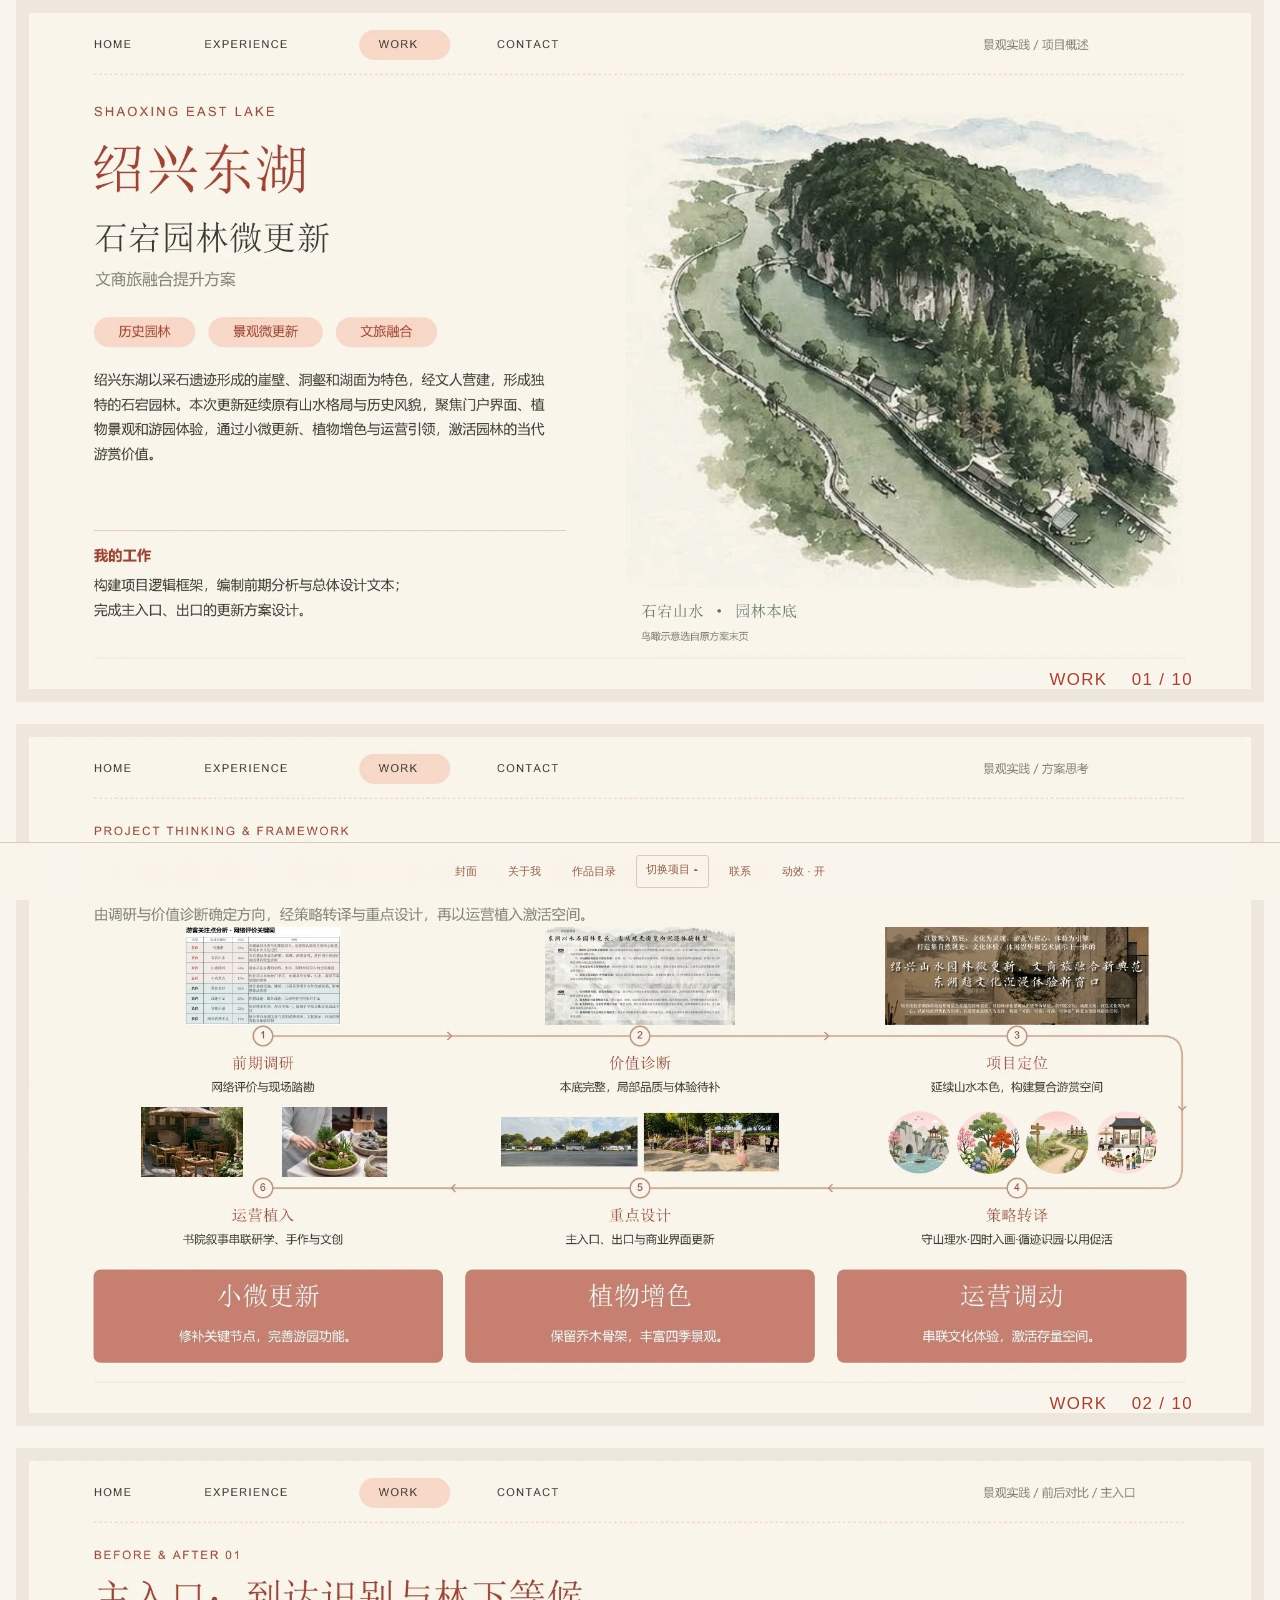
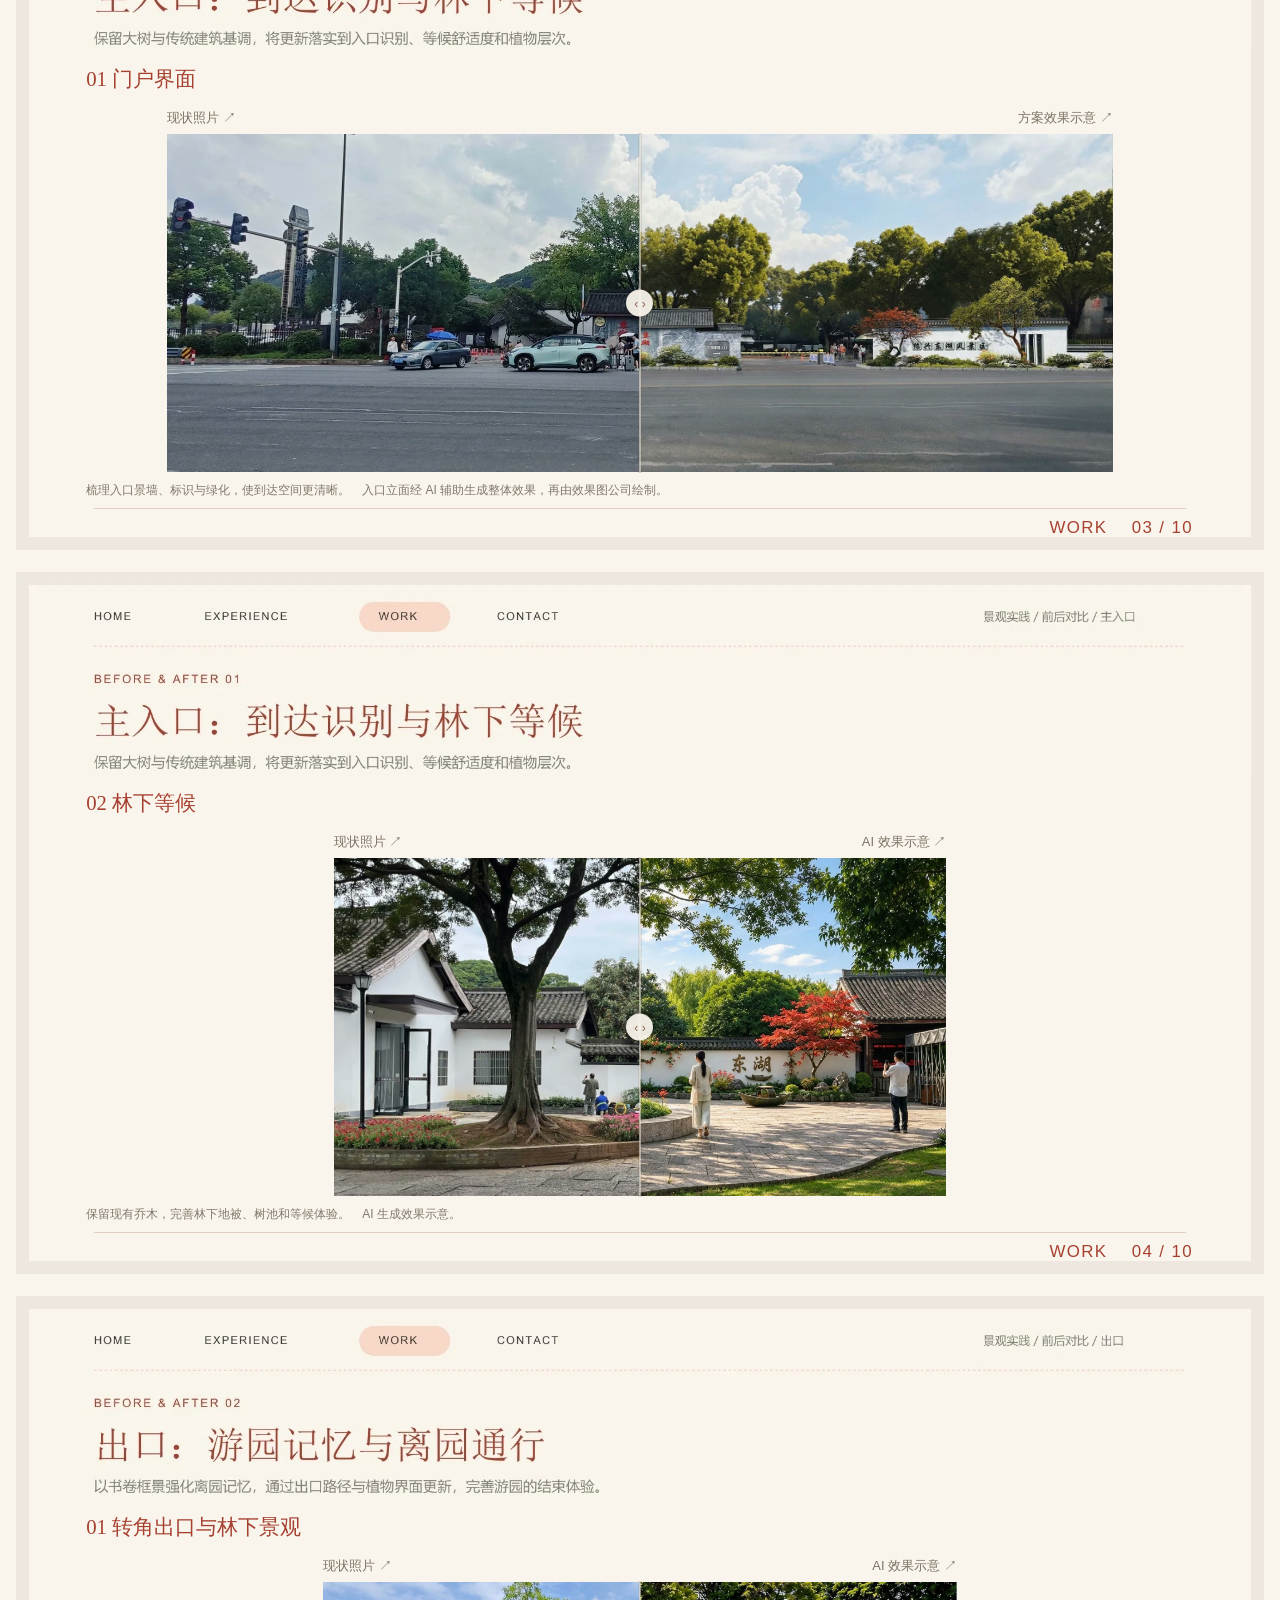
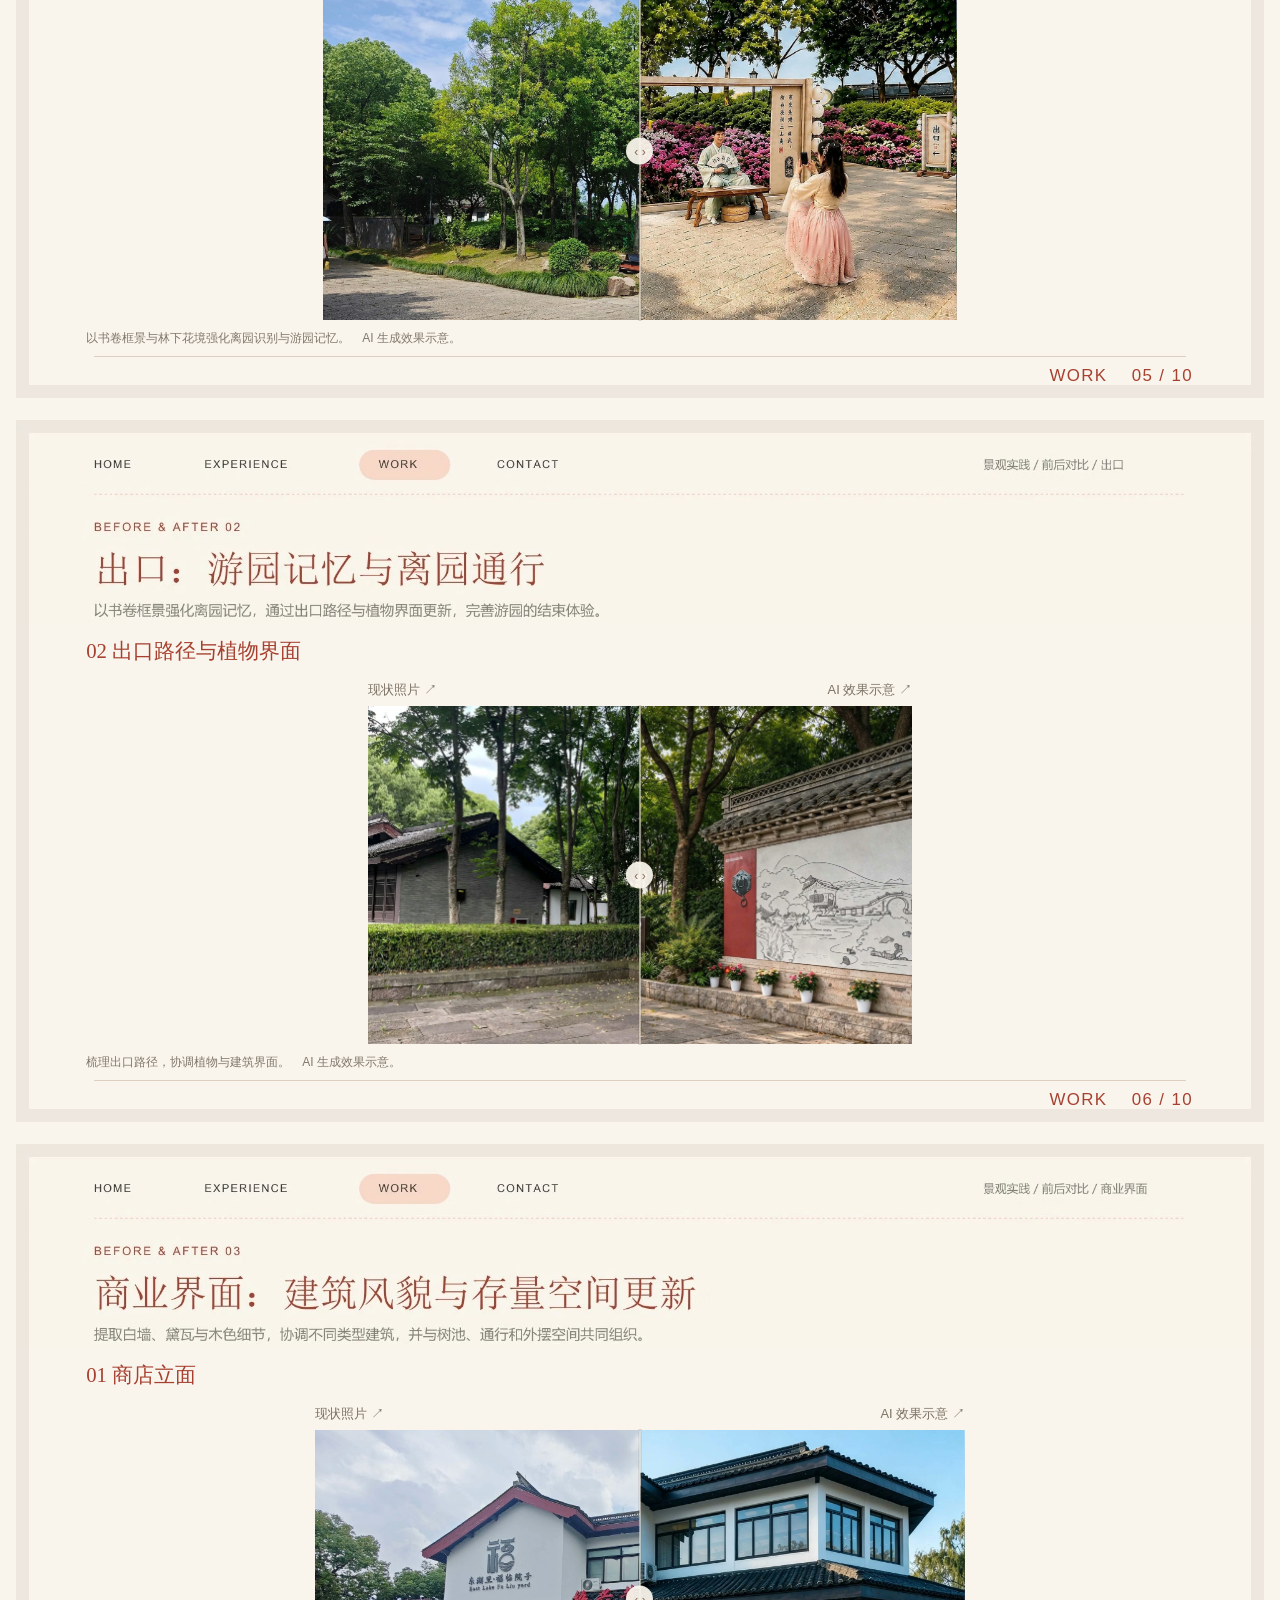
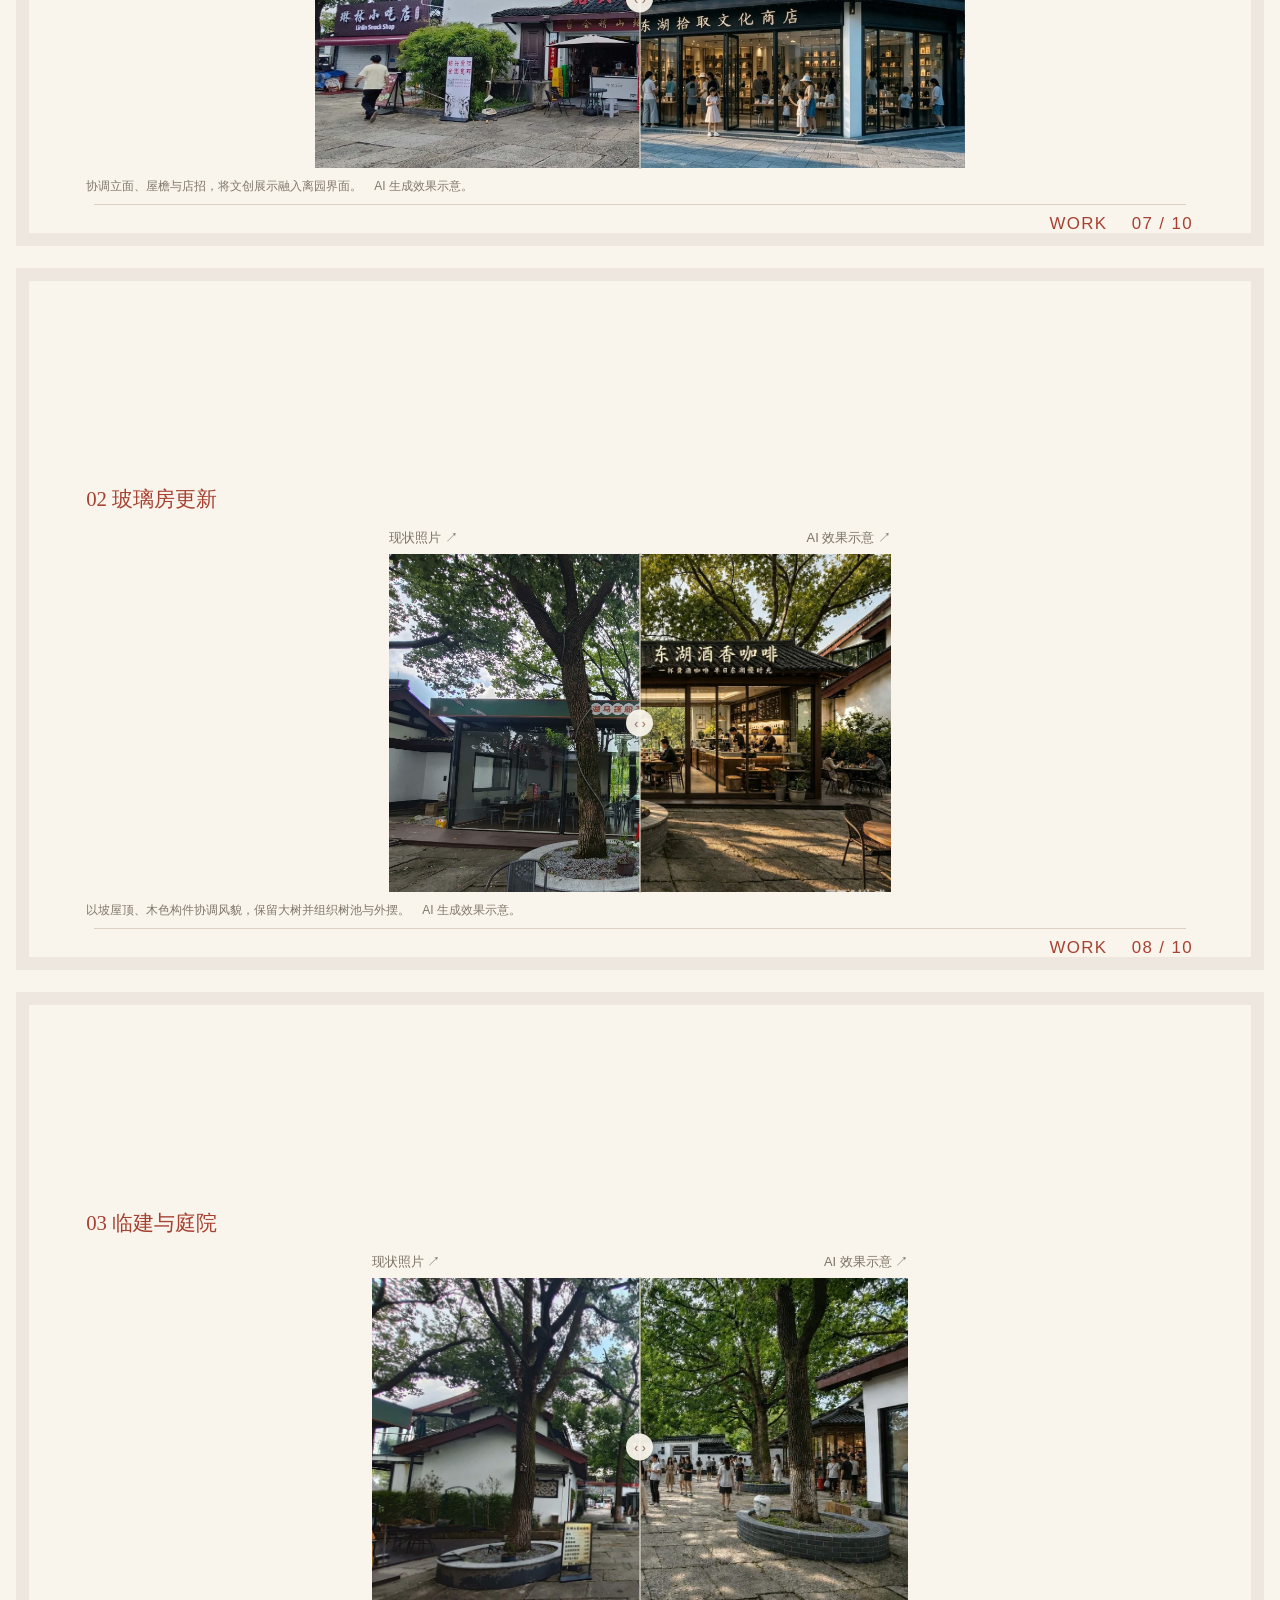
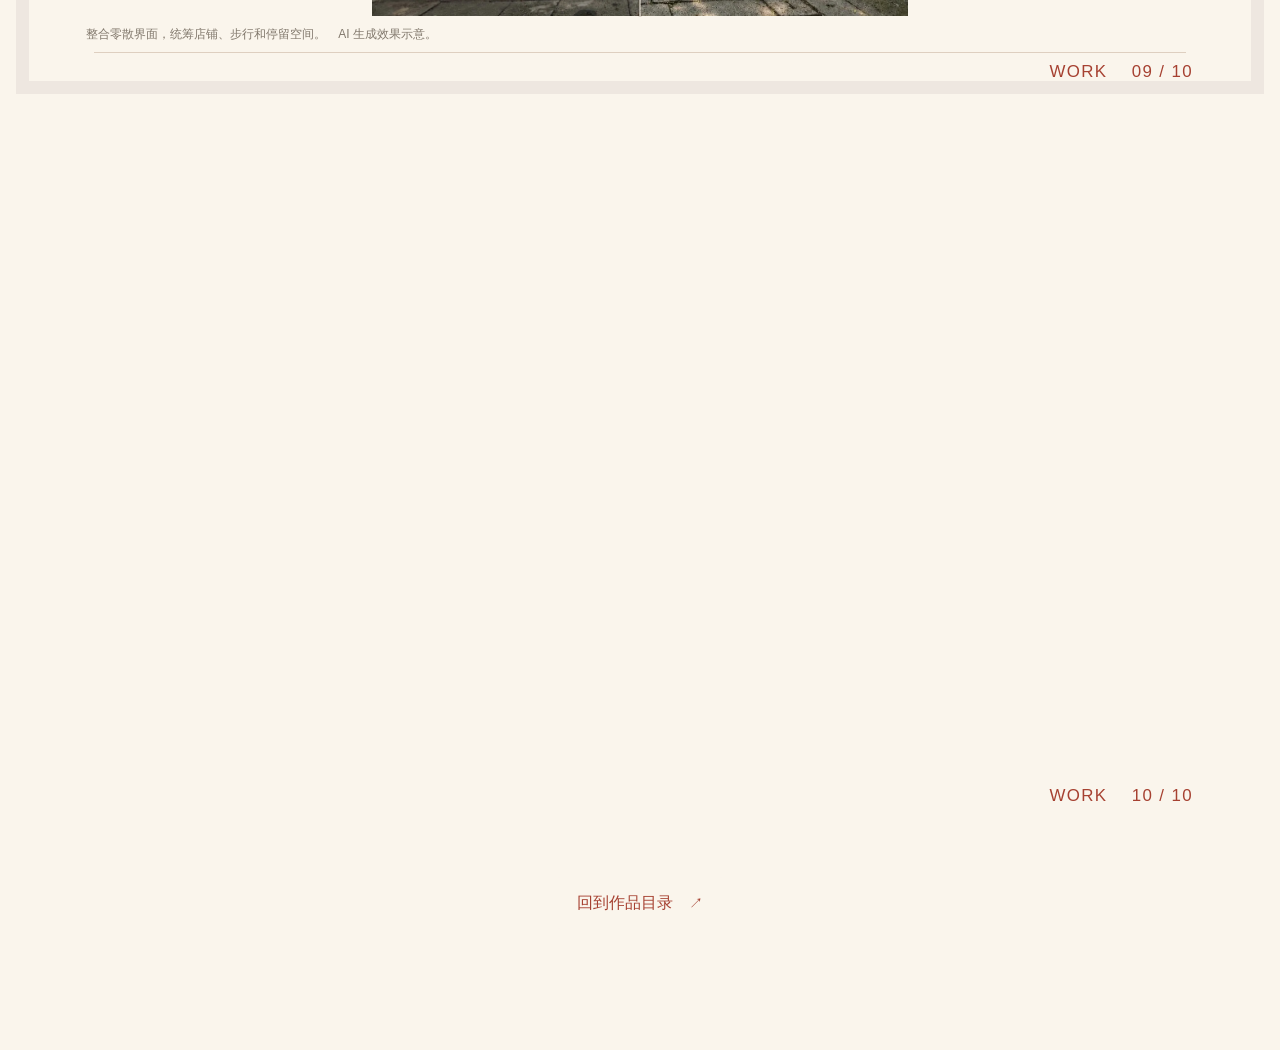
<file: projects/eastlake.html>
<!doctype html><html lang="zh-CN"><head><meta charset="utf-8"><meta name="viewport" content="width=device-width,initial-scale=1"><meta name="theme-color" content="#faf5ec"><meta name="description" content="陈姝婕的景观设计作品集。"><title>绍兴东湖 · 延续园林本色 · 陈姝婕作品集</title><link rel="icon" href="../favicon.svg"><link rel="stylesheet" href="../style.css?v=20261108-no-project-cord"><link rel="stylesheet" href="../interactive.css?v=20261108-no-project-cord"><link rel="stylesheet" href="../yarn.css?v=20261108-no-project-cord"><link rel="stylesheet" href="../opening.css?v=20261108-no-project-cord"><link rel="stylesheet" href="../pullcord.css?v=20261108-no-project-cord"><link rel="stylesheet" href="../local-scenes.css?v=20261108-no-project-cord"><script src="../yarn-boot.js?v=20261108-no-project-cord"></script><script src="../opening-boot.js?v=20261108-no-project-cord"></script><script src="../app.js?v=20261108-no-project-cord" defer></script><script src="../interactive.js?v=20261108-no-project-cord" defer></script><script src="../yarn.js?v=20261108-no-project-cord" defer></script><script src="../opening.js?v=20261108-no-project-cord" defer></script><script src="../pink-wool.js?v=20261108-no-project-cord" defer></script><script src="../pullcord.js?v=20261108-no-project-cord" defer></script><script src="../local-scenes.js?v=20261108-no-project-cord" defer></script></head><body data-journey-kind="project" data-journey-project="eastlake"><script id="journey-data" type="application/json">{"kind": "project", "project": "eastlake", "heroes": {"luyi": {"src": "assets/interactive/luyi-full-scroll.avif", "preview": "assets/yarn-v3/preview-luyi.avif", "pageSrc": "assets/pages/p06.avif", "rect": [0.4283621855444963, 0.0, 0.571649069757675, 1.0]}, "jd": {"src": "assets/interactive/p13-00.avif", "preview": "assets/yarn-v3/preview-jd.avif", "pageSrc": "assets/pages/p13.avif", "rect": [0.4427083333333333, 0.3431307777777778, 0.4947916666666667, 0.49522000000000005]}, "scifi": {"src": "assets/interactive/p19-00.avif", "preview": "assets/yarn-v3/preview-scifi.avif", "pageSrc": "assets/pages/p19.avif", "rect": [0.4479166666666667, 0.17296296296296299, 0.4895833333333333, 0.6522222222222223]}, "eastlake": {"src": "assets/interactive/eastlake-ink.avif", "preview": "assets/yarn-v3/preview-eastlake.avif", "pageSrc": "assets/pages/p27.avif", "rect": [0.5520833333333334, 0.23703703703703705, 0.38958333333333334, 0.587037037037037]}, "ai": {"src": "assets/interactive/p33-00.avif", "preview": "assets/yarn-v3/preview-ai.avif", "pageSrc": "assets/pages/p33.avif", "rect": [0.4351074814161522, 0.13422182945515443, 0.5207388492713452, 0.49650191830286616]}, "jinghu": {"src": "assets/interactive/p39-00.avif", "preview": "assets/yarn-v3/preview-jinghu.avif", "pageSrc": "assets/pages/p39.avif", "rect": [0.43509688799294444, 0.13422181045029635, 0.2805347948427198, 0.5523286890211311]}}}</script><main id="main" class="document-view" data-total="10"><h1 class="sr-only">绍兴东湖 · 延续园林本色</h1><figure class="art-page" id="page-1" data-page="1" data-original-page="27"><div class="page-art painted-boat-page"><img class="original-page" src="../assets/pages/p27.avif" width="2000" height="1125" alt="HOME EXPERIENCE WORK CONTACT 景观实践 / 项目概述 WORK   01 / 06 SHAOXING EAST LAKE 绍兴东湖 石宕园林微更新 文商旅融合提升方案 历史园林 景观微更新 文旅融合 绍兴东湖以采石遗迹形成的崖壁、洞壑和湖面为特色，经文人营建，形成独 特的石宕园林。本次更新延续原有山水格局与历史风貌，聚焦门户界面、植 物景观和游园体验，通过小微更新、植物增色与运营引领，激活园林的当代 游赏价值。 我的工作 构建项目逻辑框架，编制前期分析与总体设计文本； 完成主入口、出口的" loading="eager" decoding="async" draggable="false"><a class="native-link" href="../index.html" aria-label="HOME" style="left:5.416666666666667%;top:4.370151203703703%;width:4.635416666666667%;height:4.166666666666666%"></a><a class="native-link" href="../index.html#resume" aria-label="EXPERIENCE" style="left:14.270833333333332%;top:4.370151203703703%;width:8.311817499999998%;height:4.166666666666666%"></a><a class="native-link" href="../works.html" aria-label="WORK" style="left:28.229166666666668%;top:4.370151203703703%;width:4.7335562499999995%;height:4.166666666666666%"></a><a class="native-link" href="../contact.html" aria-label="CONTACT" style="left:37.708333333333336%;top:4.370151203703703%;width:6.570892499999998%;height:4.166666666666666%"></a><svg class="inline-boat-filter" width="0" height="0" aria-hidden="true"><defs><filter id="painted-boat" x="0" y="0" width="1" height="1" filterUnits="objectBoundingBox" primitiveUnits="objectBoundingBox" color-interpolation-filters="sRGB"><feImage href="../assets/visuals-v2/boat-field.avif" x="0" y="0" width="1" height="1" preserveAspectRatio="none" result="boatfield"/><feComponentTransfer in="boatfield" result="boatCentered"><feFuncR type="linear" slope="1" intercept="-0.0019607843"/><feFuncG type="linear" slope="1" intercept="-0.0019607843"/></feComponentTransfer><feDisplacementMap in="SourceGraphic" in2="boatCentered" scale="0" xChannelSelector="R" yChannelSelector="G"/></filter></defs></svg><div class="painted-water" aria-hidden="true"><img src="../assets/pages/p27.avif" alt="" draggable="false"></div><a class="scene-hit" href="../assets/interactive/eastlake-ink.avif" data-scene="photo" data-caption="绍兴东湖 · 石宕山水原画" style="left:55.20833%;top:23.70370%;width:38.95833%;height:58.70370%" aria-label="绍兴东湖 · 石宕山水原画，放大查看" ></a><span class="page-count" style="font-size:1.354cqw">WORK　 01 / 10</span></div></figure><figure class="art-page" id="page-2" data-page="2" data-original-page="28"><div class="page-art"><img class="original-page" src="../assets/pages/p28.avif" width="2000" height="1125" alt="HOME EXPERIENCE WORK CONTACT 景观实践 / 方案思考 WORK   02 / 06 PROJECT THINKING &amp; FRAMEWORK 方案思考：保留山水格局，激活游园体验 由调研与价值诊断确定方向，经策略转译与重点设计，再以运营植入激活空间。 1 前期调研 网络评价与现场踏勘 2 价值诊断 本底完整，局部品质与体验待补 3 项目定位 延续山水本色，构建复合游赏空间 4 策略转译 守山理水·四时入画·循迹识园·以用促活 5 重点设计 主入口、出口与商业界面更新 6 运营植入 书院叙" loading="lazy" decoding="async" draggable="false"><a class="native-link" href="../index.html" aria-label="HOME" style="left:5.416666666666667%;top:4.370151203703703%;width:4.635416666666667%;height:4.166666666666666%"></a><a class="native-link" href="../index.html#resume" aria-label="EXPERIENCE" style="left:14.270833333333332%;top:4.370151203703703%;width:8.311817499999998%;height:4.166666666666666%"></a><a class="native-link" href="../works.html" aria-label="WORK" style="left:28.229166666666668%;top:4.370151203703703%;width:4.7335562499999995%;height:4.166666666666666%"></a><a class="native-link" href="../contact.html" aria-label="CONTACT" style="left:37.708333333333336%;top:4.370151203703703%;width:6.570892499999998%;height:4.166666666666666%"></a><a class="scene-hit" href="../assets/interactive/p28-00.avif" data-scene="photo" data-caption="作品集原图 28 / 1" style="left:13.61482%;top:28.88889%;width:12.35369%;height:13.88889%" aria-label="作品集原图 28 / 1，放大查看" ></a><a class="scene-hit" href="../assets/interactive/p28-01.avif" data-scene="photo" data-caption="作品集原图 28 / 2" style="left:42.41825%;top:28.88889%;width:15.16350%;height:13.88889%" aria-label="作品集原图 28 / 2，放大查看" ></a><a class="scene-hit" href="../assets/interactive/p28-02.avif" data-scene="photo" data-caption="作品集原图 28 / 3" style="left:69.68809%;top:28.88889%;width:21.04048%;height:13.88889%" aria-label="作品集原图 28 / 3，放大查看" ></a><a class="scene-hit" href="../assets/interactive/p28-03.avif" data-scene="photo" data-caption="作品集原图 28 / 4" style="left:69.89796%;top:55.18519%;width:4.99576%;height:8.88889%" aria-label="作品集原图 28 / 4，放大查看" ></a><a class="scene-hit" href="../assets/interactive/p28-04.avif" data-scene="photo" data-caption="作品集原图 28 / 5" style="left:75.41667%;top:55.18988%;width:5.00000%;height:8.87949%" aria-label="作品集原图 28 / 5，放大查看" ></a><a class="scene-hit" href="../assets/interactive/p28-05.avif" data-scene="photo" data-caption="作品集原图 28 / 6" style="left:80.93979%;top:55.18519%;width:4.99543%;height:8.88889%" aria-label="作品集原图 28 / 6，放大查看" ></a><a class="scene-hit" href="../assets/interactive/p28-06.avif" data-scene="photo" data-caption="作品集原图 28 / 7" style="left:86.45833%;top:55.18519%;width:5.00000%;height:8.88889%" aria-label="作品集原图 28 / 7，放大查看" ></a><a class="scene-hit" href="../assets/interactive/p28-07.avif" data-scene="photo" data-caption="作品集原图 28 / 8" style="left:38.85417%;top:56.06133%;width:10.93750%;height:6.95139%" aria-label="作品集原图 28 / 8，放大查看" ></a><a class="scene-hit" href="../assets/interactive/p28-08.avif" data-scene="photo" data-caption="作品集原图 28 / 9" style="left:50.31250%;top:55.40833%;width:10.83333%;height:8.25741%" aria-label="作品集原图 28 / 9，放大查看" ></a><a class="scene-hit" href="../assets/interactive/p28-09.avif" data-scene="photo" data-caption="作品集原图 28 / 10" style="left:10.04975%;top:54.62963%;width:8.12967%;height:9.81481%" aria-label="作品集原图 28 / 10，放大查看" ></a><a class="scene-hit" href="../assets/interactive/p28-10.avif" data-scene="photo" data-caption="作品集原图 28 / 11" style="left:21.33574%;top:54.62963%;width:8.37018%;height:9.81481%" aria-label="作品集原图 28 / 11，放大查看" ></a><span class="page-count" style="font-size:1.354cqw">WORK　 02 / 10</span></div></figure><figure class="art-page" id="page-3" data-page="3" data-original-page="29"><div class="page-art comparison-sheet " style="--sheet-w:960.0;--sheet-h:540.0;--source-ratio:1.7777777777777777;--header-end:28.888888888888886%;"><img class="comparison-header" src="../assets/pages/p29.avif" width="2000" height="1125" alt="绍兴东湖 · 03" loading="lazy" decoding="async" draggable="false"><a class="native-link" href="../index.html" aria-label="HOME" style="left:5.416666666666667%;top:4.370151203703703%;width:4.635416666666667%;height:4.166666666666666%"></a><a class="native-link" href="../index.html#resume" aria-label="EXPERIENCE" style="left:14.270833333333332%;top:4.370151203703703%;width:8.311817499999998%;height:4.166666666666666%"></a><a class="native-link" href="../works.html" aria-label="WORK" style="left:28.229166666666668%;top:4.370151203703703%;width:4.7335562499999995%;height:4.166666666666666%"></a><a class="native-link" href="../contact.html" aria-label="CONTACT" style="left:37.708333333333336%;top:4.370151203703703%;width:6.570892499999998%;height:4.166666666666666%"></a><h2 class="pair-title" style="left:5.625%;top:30.555555555555557%;font-size:1.6666666666666667cqw">01 门户界面</h2><div class="comparison" style="left:12.12121%;top:40.74074%;width:75.75758%;height:48.14815%;--split:50%" data-caption="01 门户界面"><img class="compare-before" src="../assets/interactive/p29-00.avif" alt="现状照片 · 01 门户界面" loading="lazy"><img class="compare-after" src="../assets/interactive/p29-01.avif" alt="方案效果示意 · 01 门户界面" loading="lazy"><span class="compare-divider" aria-hidden="true"><i>‹ ›</i></span><input class="compare-slider" type="range" min="0" max="100" value="50" aria-label="01 门户界面，左右拖动查看现状与方案"><div class="pair-labels"><a href="../assets/interactive/p29-00.avif" data-scene="photo" data-caption="01 门户界面 / 现状照片">现状照片 ↗</a><a href="../assets/interactive/p29-01.avif" data-scene="photo" data-caption="01 门户界面 / 方案效果示意">方案效果示意 ↗</a></div></div><p class="pair-caption" style="left:5.625%;right:5.625%;top:90.0%;font-size:0.9583333333333333cqw">梳理入口景墙、标识与绿化，使到达空间更清晰。　入口立面经 AI 辅助生成整体效果，再由效果图公司绘制。</p><div class="pair-footer-rule"></div><span class="page-count" style="font-size:1.354cqw">WORK　 03 / 10</span></div></figure><figure class="art-page" id="page-4" data-page="4" data-original-page="29"><div class="page-art comparison-sheet " style="--sheet-w:960.0;--sheet-h:540.0;--source-ratio:1.7777777777777777;--header-end:28.888888888888886%;"><img class="comparison-header" src="../assets/pages/p29.avif" width="2000" height="1125" alt="绍兴东湖 · 03" loading="lazy" decoding="async" draggable="false"><a class="native-link" href="../index.html" aria-label="HOME" style="left:5.416666666666667%;top:4.370151203703703%;width:4.635416666666667%;height:4.166666666666666%"></a><a class="native-link" href="../index.html#resume" aria-label="EXPERIENCE" style="left:14.270833333333332%;top:4.370151203703703%;width:8.311817499999998%;height:4.166666666666666%"></a><a class="native-link" href="../works.html" aria-label="WORK" style="left:28.229166666666668%;top:4.370151203703703%;width:4.7335562499999995%;height:4.166666666666666%"></a><a class="native-link" href="../contact.html" aria-label="CONTACT" style="left:37.708333333333336%;top:4.370151203703703%;width:6.570892499999998%;height:4.166666666666666%"></a><h2 class="pair-title" style="left:5.625%;top:30.555555555555557%;font-size:1.6666666666666667cqw">02 林下等候</h2><div class="comparison" style="left:25.47170%;top:40.74074%;width:49.05660%;height:48.14815%;--split:50%" data-caption="02 林下等候"><img class="compare-before" src="../assets/interactive/p29-02.avif" alt="现状照片 · 02 林下等候" loading="lazy"><img class="compare-after" src="../assets/interactive/p29-03.avif" alt="AI 效果示意 · 02 林下等候" loading="lazy"><span class="compare-divider" aria-hidden="true"><i>‹ ›</i></span><input class="compare-slider" type="range" min="0" max="100" value="50" aria-label="02 林下等候，左右拖动查看现状与方案"><div class="pair-labels"><a href="../assets/interactive/p29-02.avif" data-scene="photo" data-caption="02 林下等候 / 现状照片">现状照片 ↗</a><a href="../assets/interactive/p29-03.avif" data-scene="photo" data-caption="02 林下等候 / AI 效果示意">AI 效果示意 ↗</a></div></div><p class="pair-caption" style="left:5.625%;right:5.625%;top:90.0%;font-size:0.9583333333333333cqw">保留现有乔木，完善林下地被、树池和等候体验。　AI 生成效果示意。</p><div class="pair-footer-rule"></div><span class="page-count" style="font-size:1.354cqw">WORK　 04 / 10</span></div></figure><figure class="art-page" id="page-5" data-page="5" data-original-page="30"><div class="page-art comparison-sheet " style="--sheet-w:960.0;--sheet-h:540.0;--source-ratio:1.7777777777777777;--header-end:28.888888888888886%;"><img class="comparison-header" src="../assets/pages/p30.avif" width="2000" height="1125" alt="绍兴东湖 · 04" loading="lazy" decoding="async" draggable="false"><a class="native-link" href="../index.html" aria-label="HOME" style="left:5.416666666666667%;top:4.370151203703703%;width:4.635416666666667%;height:4.166666666666666%"></a><a class="native-link" href="../index.html#resume" aria-label="EXPERIENCE" style="left:14.270833333333332%;top:4.370151203703703%;width:8.311817499999998%;height:4.166666666666666%"></a><a class="native-link" href="../works.html" aria-label="WORK" style="left:28.229166666666668%;top:4.370151203703703%;width:4.7335562499999995%;height:4.166666666666666%"></a><a class="native-link" href="../contact.html" aria-label="CONTACT" style="left:37.708333333333336%;top:4.370151203703703%;width:6.570892499999998%;height:4.166666666666666%"></a><h2 class="pair-title" style="left:5.625%;top:30.555555555555557%;font-size:1.6666666666666667cqw">01 转角出口与林下景观</h2><div class="comparison" style="left:24.62920%;top:40.74074%;width:50.74161%;height:48.14815%;--split:50%" data-caption="01 转角出口与林下景观"><img class="compare-before" src="../assets/interactive/p30-00.avif" alt="现状照片 · 01 转角出口与林下景观" loading="lazy"><img class="compare-after" src="../assets/interactive/p30-01.avif" alt="AI 效果示意 · 01 转角出口与林下景观" loading="lazy"><span class="compare-divider" aria-hidden="true"><i>‹ ›</i></span><input class="compare-slider" type="range" min="0" max="100" value="50" aria-label="01 转角出口与林下景观，左右拖动查看现状与方案"><div class="pair-labels"><a href="../assets/interactive/p30-00.avif" data-scene="photo" data-caption="01 转角出口与林下景观 / 现状照片">现状照片 ↗</a><a href="../assets/interactive/p30-01.avif" data-scene="photo" data-caption="01 转角出口与林下景观 / AI 效果示意">AI 效果示意 ↗</a></div></div><p class="pair-caption" style="left:5.625%;right:5.625%;top:90.0%;font-size:0.9583333333333333cqw">以书卷框景与林下花境强化离园识别与游园记忆。　AI 生成效果示意。</p><div class="pair-footer-rule"></div><span class="page-count" style="font-size:1.354cqw">WORK　 05 / 10</span></div></figure><figure class="art-page" id="page-6" data-page="6" data-original-page="30"><div class="page-art comparison-sheet " style="--sheet-w:960.0;--sheet-h:540.0;--source-ratio:1.7777777777777777;--header-end:28.888888888888886%;"><img class="comparison-header" src="../assets/pages/p30.avif" width="2000" height="1125" alt="绍兴东湖 · 04" loading="lazy" decoding="async" draggable="false"><a class="native-link" href="../index.html" aria-label="HOME" style="left:5.416666666666667%;top:4.370151203703703%;width:4.635416666666667%;height:4.166666666666666%"></a><a class="native-link" href="../index.html#resume" aria-label="EXPERIENCE" style="left:14.270833333333332%;top:4.370151203703703%;width:8.311817499999998%;height:4.166666666666666%"></a><a class="native-link" href="../works.html" aria-label="WORK" style="left:28.229166666666668%;top:4.370151203703703%;width:4.7335562499999995%;height:4.166666666666666%"></a><a class="native-link" href="../contact.html" aria-label="CONTACT" style="left:37.708333333333336%;top:4.370151203703703%;width:6.570892499999998%;height:4.166666666666666%"></a><h2 class="pair-title" style="left:5.625%;top:30.555555555555557%;font-size:1.6666666666666667cqw">02 出口路径与植物界面</h2><div class="comparison" style="left:28.21229%;top:40.74074%;width:43.57542%;height:48.14815%;--split:50%" data-caption="02 出口路径与植物界面"><img class="compare-before" src="../assets/interactive/p30-02.avif" alt="现状照片 · 02 出口路径与植物界面" loading="lazy"><img class="compare-after" src="../assets/interactive/p30-03.avif" alt="AI 效果示意 · 02 出口路径与植物界面" loading="lazy"><span class="compare-divider" aria-hidden="true"><i>‹ ›</i></span><input class="compare-slider" type="range" min="0" max="100" value="50" aria-label="02 出口路径与植物界面，左右拖动查看现状与方案"><div class="pair-labels"><a href="../assets/interactive/p30-02.avif" data-scene="photo" data-caption="02 出口路径与植物界面 / 现状照片">现状照片 ↗</a><a href="../assets/interactive/p30-03.avif" data-scene="photo" data-caption="02 出口路径与植物界面 / AI 效果示意">AI 效果示意 ↗</a></div></div><p class="pair-caption" style="left:5.625%;right:5.625%;top:90.0%;font-size:0.9583333333333333cqw">梳理出口路径，协调植物与建筑界面。　AI 生成效果示意。</p><div class="pair-footer-rule"></div><span class="page-count" style="font-size:1.354cqw">WORK　 06 / 10</span></div></figure><figure class="art-page" id="page-7" data-page="7" data-original-page="31"><div class="page-art comparison-sheet " style="--sheet-w:960.0;--sheet-h:540.0;--source-ratio:1.7777777777777777;--header-end:28.888888888888886%;"><img class="comparison-header" src="../assets/pages/p31.avif" width="2000" height="1125" alt="绍兴东湖 · 05" loading="lazy" decoding="async" draggable="false"><a class="native-link" href="../index.html" aria-label="HOME" style="left:5.416666666666667%;top:4.370151203703703%;width:4.635416666666667%;height:4.166666666666666%"></a><a class="native-link" href="../index.html#resume" aria-label="EXPERIENCE" style="left:14.270833333333332%;top:4.370151203703703%;width:8.311817499999998%;height:4.166666666666666%"></a><a class="native-link" href="../works.html" aria-label="WORK" style="left:28.229166666666668%;top:4.370151203703703%;width:4.7335562499999995%;height:4.166666666666666%"></a><a class="native-link" href="../contact.html" aria-label="CONTACT" style="left:37.708333333333336%;top:4.370151203703703%;width:6.570892499999998%;height:4.166666666666666%"></a><h2 class="pair-title" style="left:5.625%;top:30.555555555555557%;font-size:1.6666666666666667cqw">01 商店立面</h2><div class="comparison" style="left:23.97832%;top:40.74074%;width:52.04337%;height:48.14815%;--split:50%" data-caption="01 商店立面"><img class="compare-before" src="../assets/interactive/p31-00.avif" alt="现状照片 · 01 商店立面" loading="lazy"><img class="compare-after" src="../assets/interactive/p31-01.avif" alt="AI 效果示意 · 01 商店立面" loading="lazy"><span class="compare-divider" aria-hidden="true"><i>‹ ›</i></span><input class="compare-slider" type="range" min="0" max="100" value="50" aria-label="01 商店立面，左右拖动查看现状与方案"><div class="pair-labels"><a href="../assets/interactive/p31-00.avif" data-scene="photo" data-caption="01 商店立面 / 现状照片">现状照片 ↗</a><a href="../assets/interactive/p31-01.avif" data-scene="photo" data-caption="01 商店立面 / AI 效果示意">AI 效果示意 ↗</a></div></div><p class="pair-caption" style="left:5.625%;right:5.625%;top:90.0%;font-size:0.9583333333333333cqw">协调立面、屋檐与店招，将文创展示融入离园界面。　AI 生成效果示意。</p><div class="pair-footer-rule"></div><span class="page-count" style="font-size:1.354cqw">WORK　 07 / 10</span></div></figure><figure class="art-page" id="page-8" data-page="8" data-original-page="31"><div class="page-art comparison-sheet " style="--sheet-w:960.0;--sheet-h:540.0;--source-ratio:1.7777777777777777;--header-end:28.888888888888886%;"><img class="comparison-header" src="../assets/pages/p31.avif" width="2000" height="1125" alt="绍兴东湖 · 05" loading="lazy" decoding="async" draggable="false"><a class="native-link" href="../index.html" aria-label="HOME" style="left:5.416666666666667%;top:4.370151203703703%;width:4.635416666666667%;height:4.166666666666666%"></a><a class="native-link" href="../index.html#resume" aria-label="EXPERIENCE" style="left:14.270833333333332%;top:4.370151203703703%;width:8.311817499999998%;height:4.166666666666666%"></a><a class="native-link" href="../works.html" aria-label="WORK" style="left:28.229166666666668%;top:4.370151203703703%;width:4.7335562499999995%;height:4.166666666666666%"></a><a class="native-link" href="../contact.html" aria-label="CONTACT" style="left:37.708333333333336%;top:4.370151203703703%;width:6.570892499999998%;height:4.166666666666666%"></a><h2 class="pair-title" style="left:5.625%;top:30.555555555555557%;font-size:1.6666666666666667cqw">02 玻璃房更新</h2><div class="comparison" style="left:29.89691%;top:40.74074%;width:40.20619%;height:48.14815%;--split:50%" data-caption="02 玻璃房更新"><img class="compare-before" src="../assets/interactive/p31-02.avif" alt="现状照片 · 02 玻璃房更新" loading="lazy"><img class="compare-after" src="../assets/interactive/p31-03.avif" alt="AI 效果示意 · 02 玻璃房更新" loading="lazy"><span class="compare-divider" aria-hidden="true"><i>‹ ›</i></span><input class="compare-slider" type="range" min="0" max="100" value="50" aria-label="02 玻璃房更新，左右拖动查看现状与方案"><div class="pair-labels"><a href="../assets/interactive/p31-02.avif" data-scene="photo" data-caption="02 玻璃房更新 / 现状照片">现状照片 ↗</a><a href="../assets/interactive/p31-03.avif" data-scene="photo" data-caption="02 玻璃房更新 / AI 效果示意">AI 效果示意 ↗</a></div></div><p class="pair-caption" style="left:5.625%;right:5.625%;top:90.0%;font-size:0.9583333333333333cqw">以坡屋顶、木色构件协调风貌，保留大树并组织树池与外摆。　AI 生成效果示意。</p><div class="pair-footer-rule"></div><span class="page-count" style="font-size:1.354cqw">WORK　 08 / 10</span></div></figure><figure class="art-page" id="page-9" data-page="9" data-original-page="31"><div class="page-art comparison-sheet " style="--sheet-w:960.0;--sheet-h:540.0;--source-ratio:1.7777777777777777;--header-end:28.888888888888886%;"><img class="comparison-header" src="../assets/pages/p31.avif" width="2000" height="1125" alt="绍兴东湖 · 05" loading="lazy" decoding="async" draggable="false"><a class="native-link" href="../index.html" aria-label="HOME" style="left:5.416666666666667%;top:4.370151203703703%;width:4.635416666666667%;height:4.166666666666666%"></a><a class="native-link" href="../index.html#resume" aria-label="EXPERIENCE" style="left:14.270833333333332%;top:4.370151203703703%;width:8.311817499999998%;height:4.166666666666666%"></a><a class="native-link" href="../works.html" aria-label="WORK" style="left:28.229166666666668%;top:4.370151203703703%;width:4.7335562499999995%;height:4.166666666666666%"></a><a class="native-link" href="../contact.html" aria-label="CONTACT" style="left:37.708333333333336%;top:4.370151203703703%;width:6.570892499999998%;height:4.166666666666666%"></a><h2 class="pair-title" style="left:5.625%;top:30.555555555555557%;font-size:1.6666666666666667cqw">03 临建与庭院</h2><div class="comparison" style="left:28.50529%;top:40.74074%;width:42.98942%;height:48.14815%;--split:50%" data-caption="03 临建与庭院"><img class="compare-before" src="../assets/interactive/p31-04.avif" alt="现状照片 · 03 临建与庭院" loading="lazy"><img class="compare-after" src="../assets/interactive/p31-05.avif" alt="AI 效果示意 · 03 临建与庭院" loading="lazy"><span class="compare-divider" aria-hidden="true"><i>‹ ›</i></span><input class="compare-slider" type="range" min="0" max="100" value="50" aria-label="03 临建与庭院，左右拖动查看现状与方案"><div class="pair-labels"><a href="../assets/interactive/p31-04.avif" data-scene="photo" data-caption="03 临建与庭院 / 现状照片">现状照片 ↗</a><a href="../assets/interactive/p31-05.avif" data-scene="photo" data-caption="03 临建与庭院 / AI 效果示意">AI 效果示意 ↗</a></div></div><p class="pair-caption" style="left:5.625%;right:5.625%;top:90.0%;font-size:0.9583333333333333cqw">整合零散界面，统筹店铺、步行和停留空间。　AI 生成效果示意。</p><div class="pair-footer-rule"></div><span class="page-count" style="font-size:1.354cqw">WORK　 09 / 10</span></div></figure><figure class="art-page" id="page-10" data-page="10" data-original-page="32"><div class="page-art"><img class="original-page" src="../assets/pages/p32.avif" width="2000" height="1125" alt="HOME EXPERIENCE WORK CONTACT 景观实践 / 设计结论 WORK   06 / 06 DESIGN CONCLUSIONS 历史园林微更新的设计结论 以保护为前提，以使用为检验，让空间品质、文化体验与后续维护形成一致的更新目标。 更新的价值，在于延续园林本色， 并让原有空间持续被使用。 01 保护本底 保留山水格局、主要乔木与传统建筑尺度， 让新增内容服从原有园林秩序。 02 回应使用 将识别、通行、遮阴与停留作为优先改善的需求， 使风貌提升与功能完善同步发生。 03 植物织补 依据立地条" loading="lazy" decoding="async" draggable="false"><a class="native-link" href="../index.html" aria-label="HOME" style="left:5.416666666666667%;top:4.370151203703703%;width:4.635416666666667%;height:4.166666666666666%"></a><a class="native-link" href="../index.html#resume" aria-label="EXPERIENCE" style="left:14.270833333333332%;top:4.370151203703703%;width:8.311817499999998%;height:4.166666666666666%"></a><a class="native-link" href="../works.html" aria-label="WORK" style="left:28.229166666666668%;top:4.370151203703703%;width:4.7335562499999995%;height:4.166666666666666%"></a><a class="native-link" href="../contact.html" aria-label="CONTACT" style="left:37.708333333333336%;top:4.370151203703703%;width:6.570892499999998%;height:4.166666666666666%"></a><span class="page-count" style="font-size:1.354cqw">WORK　 10 / 10</span></div></figure><footer class="journey-outro"><a class="journey-return" href="../works.html" data-journey-return>回到作品目录 <span aria-hidden="true">↗</span></a></footer></main><nav class="reader-tools" aria-label="作品集导航"><a class="tool" href="../index.html">封面</a><a class="tool" href="../index.html#resume">关于我</a><a class="tool" href="../works.html">作品目录</a><details class="chapter-menu"><summary>切换项目 ▴</summary><div class="chapter-links"><a href="../projects/luyi.html">鹿邑规划</a><a href="../projects/jd.html">京东庭院</a><a href="../projects/scifi.html">成都科幻公园</a><a href="../projects/eastlake.html">绍兴东湖</a><a href="../projects/jinghu.html">镜湖标识设计</a><a href="../projects/ai.html">AI表达与策划</a></div></details><a class="tool" href="../contact.html">联系</a><button class="tool" id="motion-toggle" type="button" aria-pressed="true">动效 · 开</button></nav><dialog id="scene-dialog" aria-label="放大查看作品"><header class="scene-toolbar"><h2 id="scene-title"></h2><button id="scene-back" class="tool" type="button" hidden>← 总图</button><button id="scene-fit" class="tool" type="button">原尺寸</button><button id="scene-close" class="tool" type="button" aria-label="关闭">×</button></header><p id="scene-note" hidden></p><div id="scene-stage" class="scene-stage"></div></dialog></body></html>
</file>
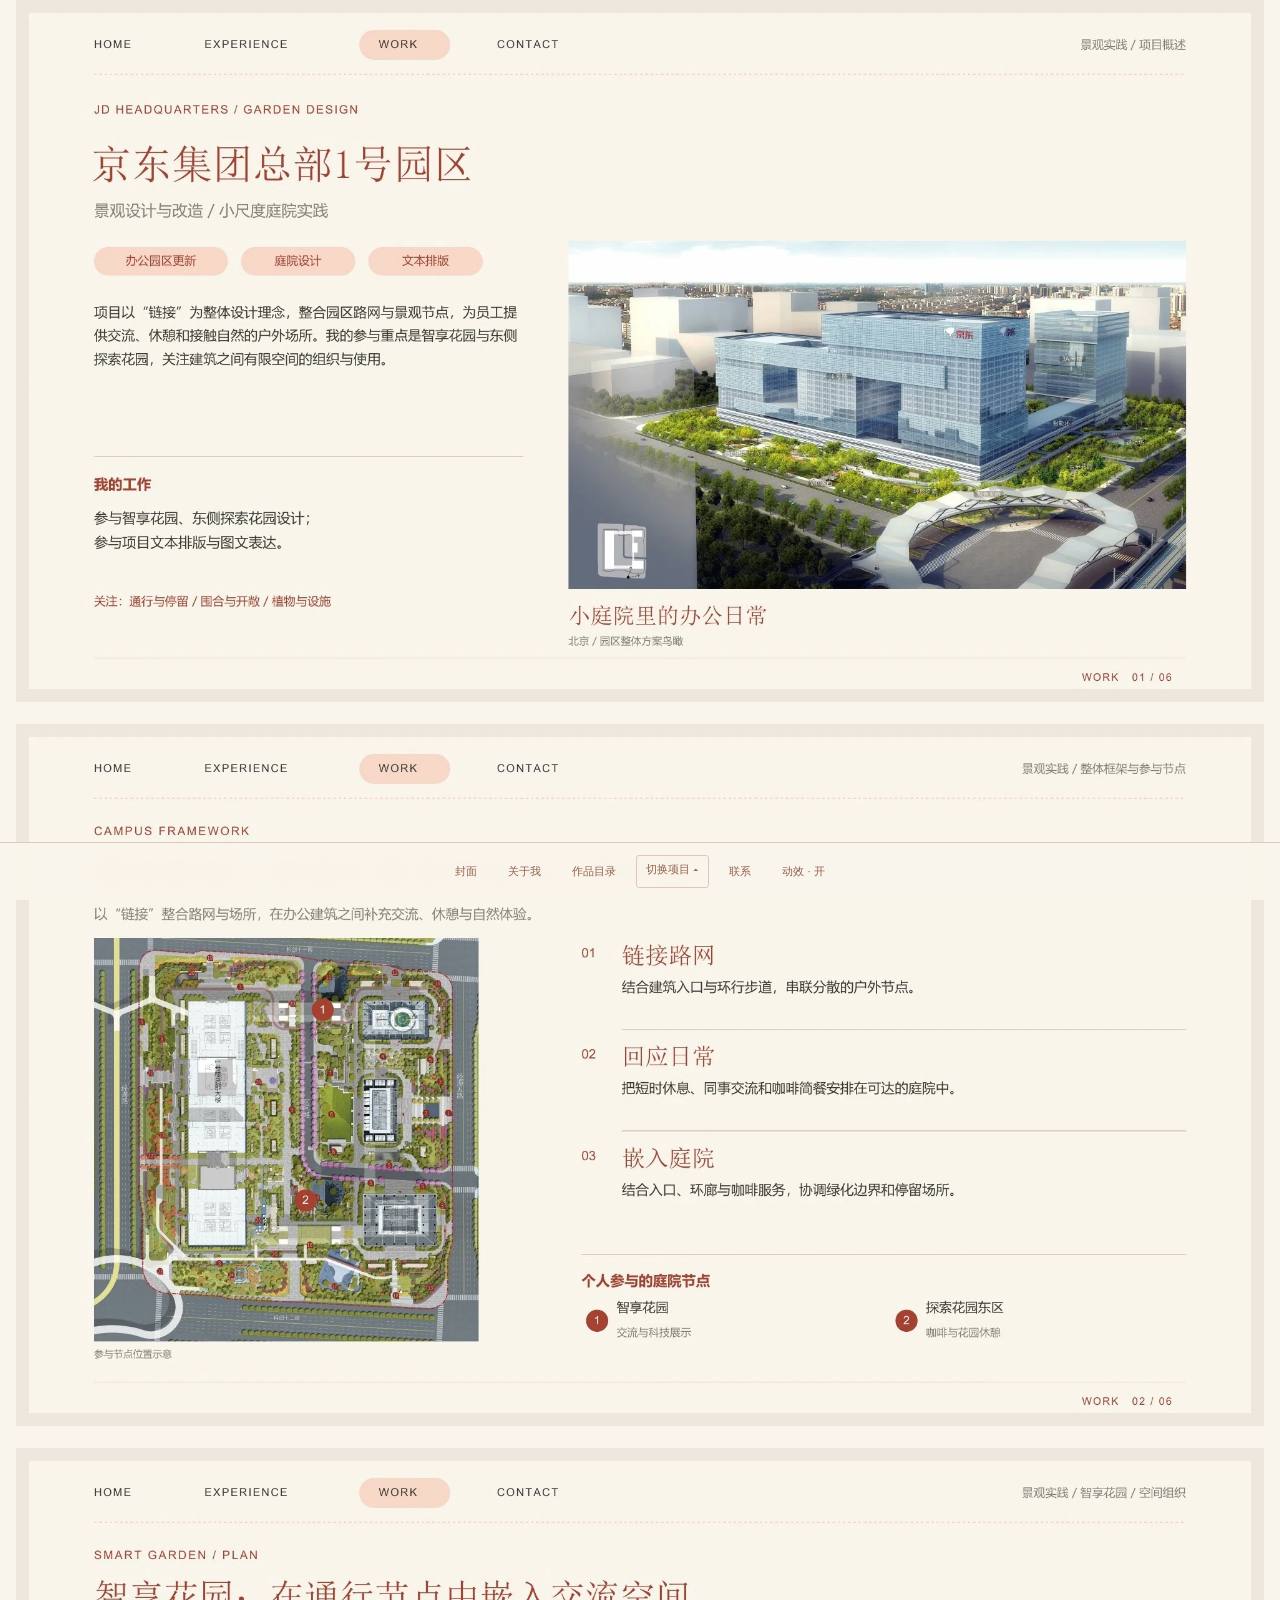
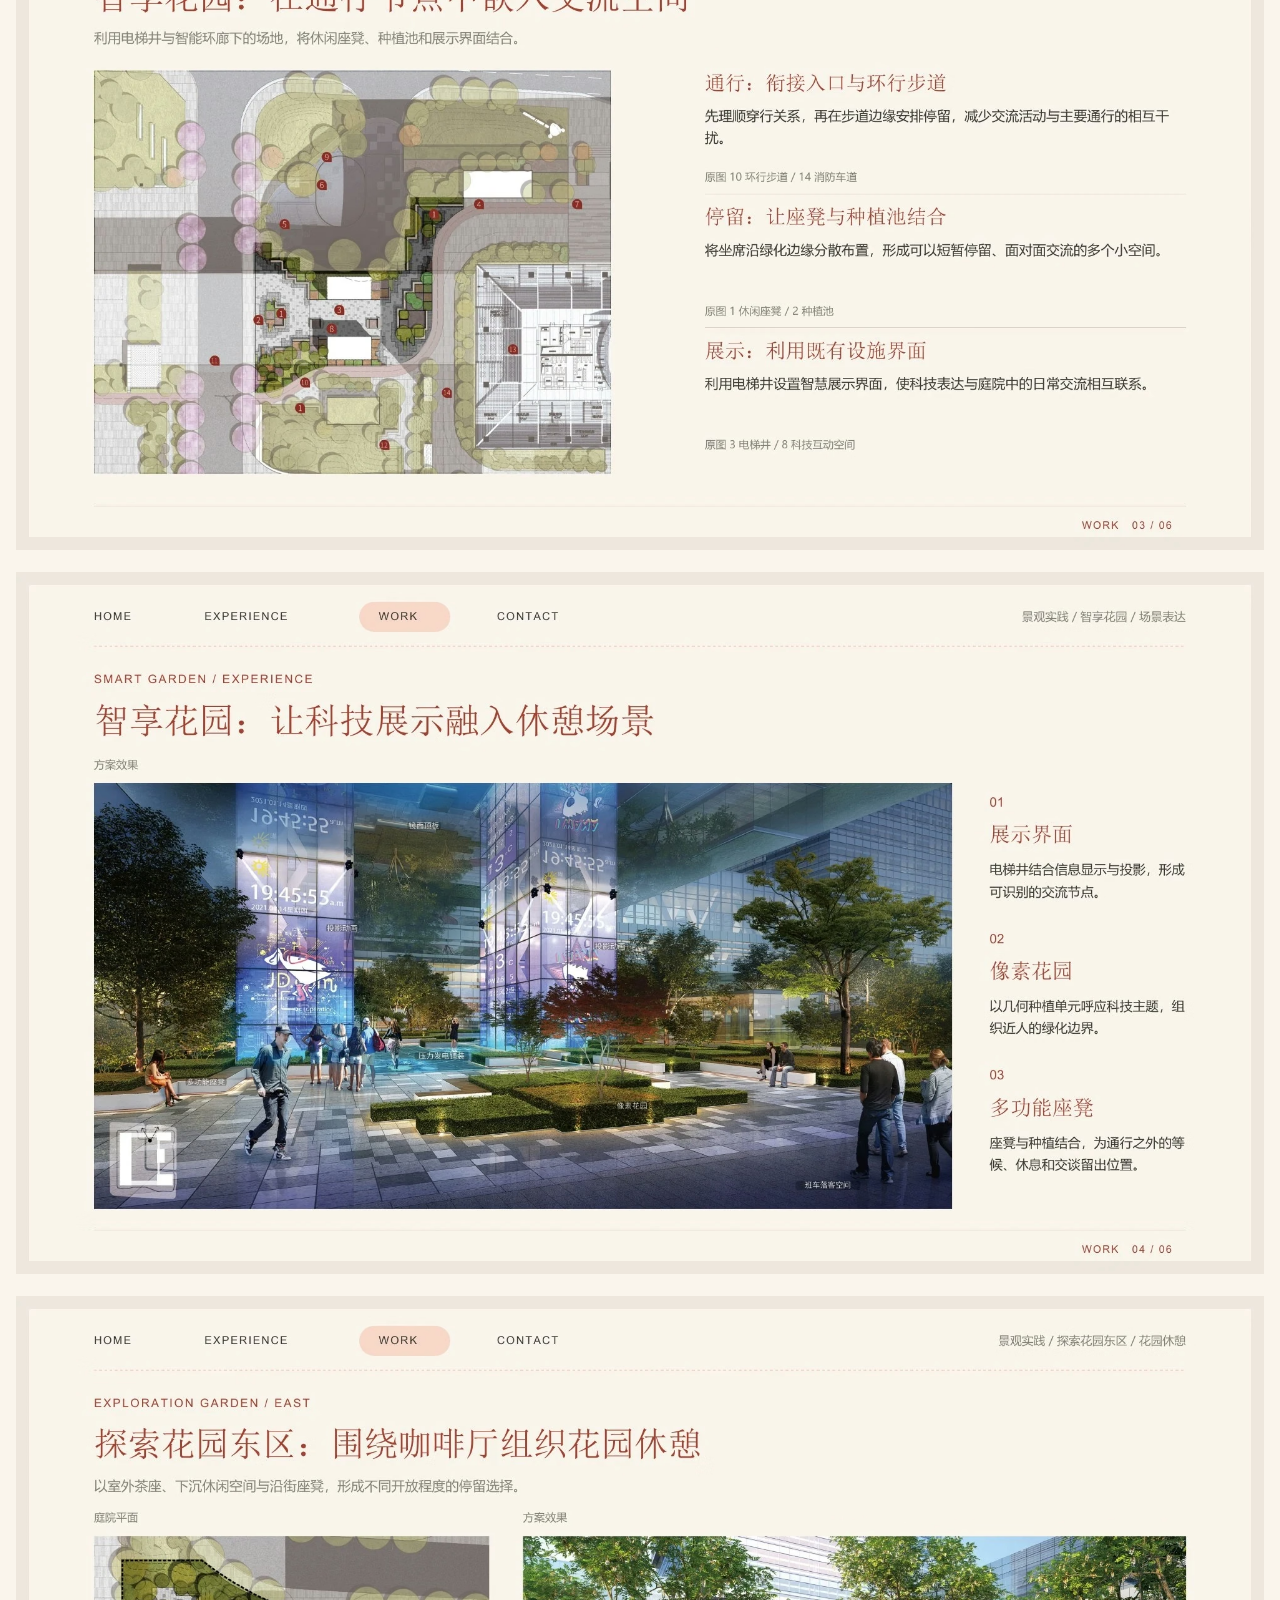
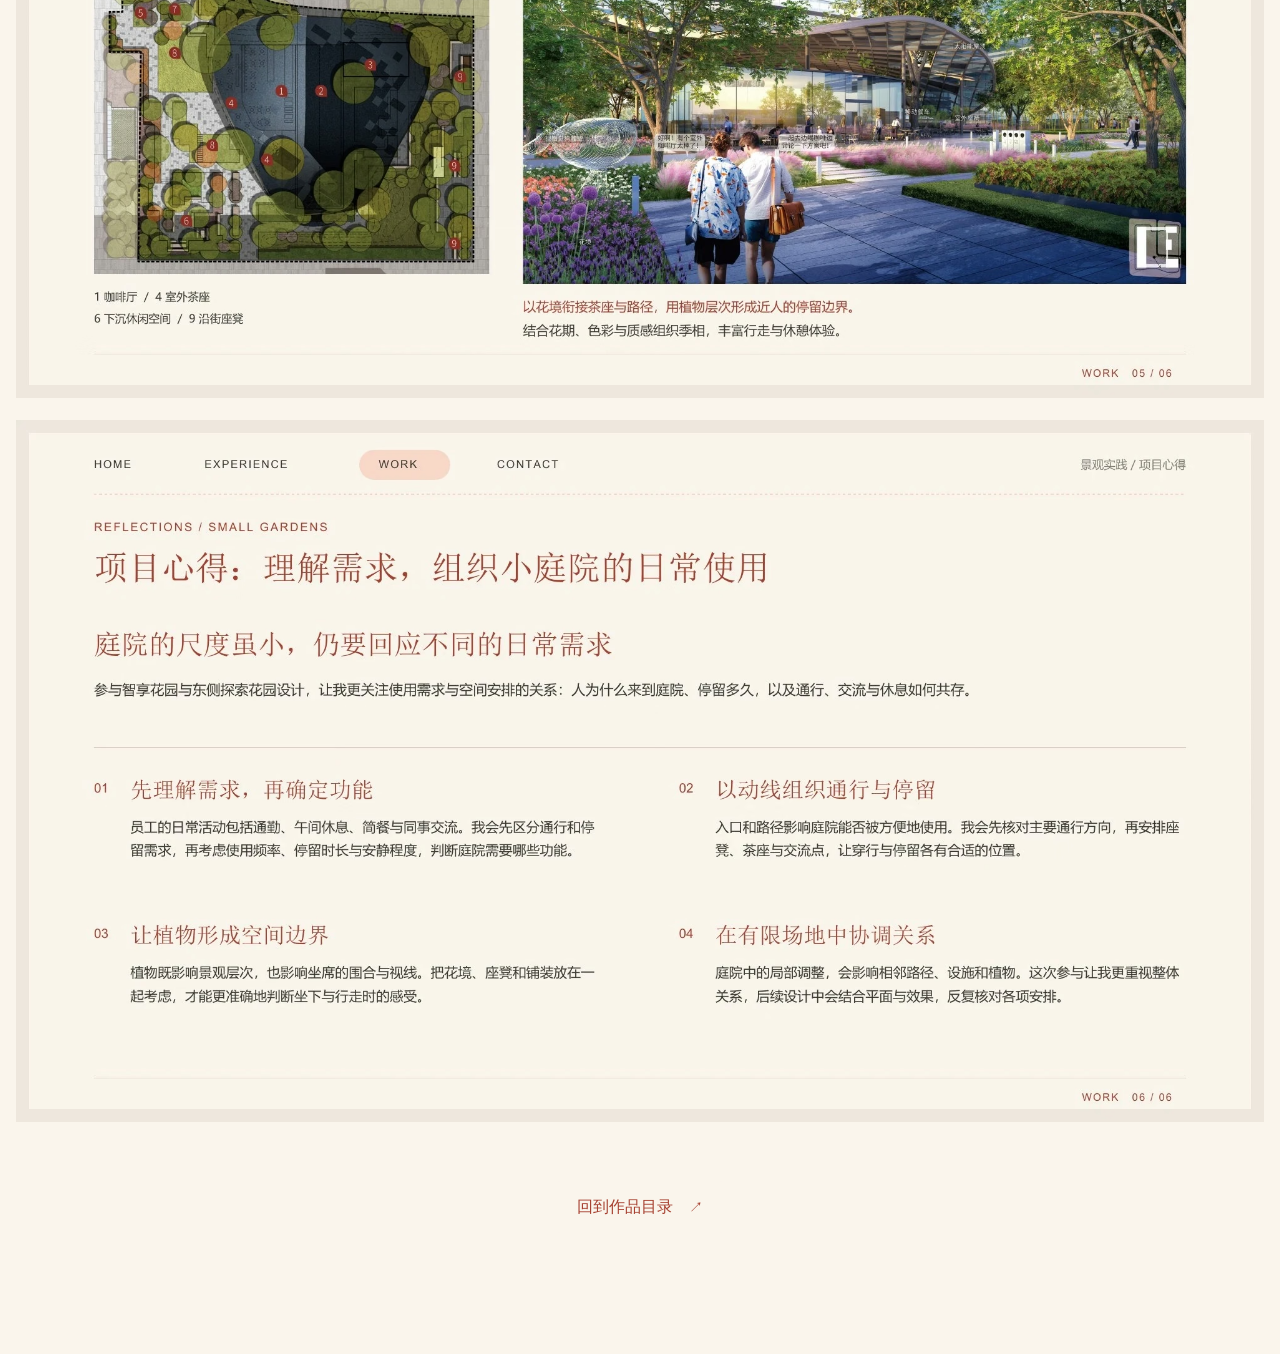
<file: projects/jd.html>
<!doctype html><html lang="zh-CN"><head><meta charset="utf-8"><meta name="viewport" content="width=device-width,initial-scale=1"><meta name="theme-color" content="#faf5ec"><meta name="description" content="陈姝婕的景观设计作品集。"><title>京东 · 小庭院里的办公日常 · 陈姝婕作品集</title><link rel="icon" href="../favicon.svg"><link rel="stylesheet" href="../style.css?v=20261108-no-project-cord"><link rel="stylesheet" href="../interactive.css?v=20261108-no-project-cord"><link rel="stylesheet" href="../yarn.css?v=20261108-no-project-cord"><link rel="stylesheet" href="../opening.css?v=20261108-no-project-cord"><link rel="stylesheet" href="../pullcord.css?v=20261108-no-project-cord"><link rel="stylesheet" href="../local-scenes.css?v=20261108-no-project-cord"><script src="../yarn-boot.js?v=20261108-no-project-cord"></script><script src="../opening-boot.js?v=20261108-no-project-cord"></script><script src="../app.js?v=20261108-no-project-cord" defer></script><script src="../interactive.js?v=20261108-no-project-cord" defer></script><script src="../yarn.js?v=20261108-no-project-cord" defer></script><script src="../opening.js?v=20261108-no-project-cord" defer></script><script src="../pink-wool.js?v=20261108-no-project-cord" defer></script><script src="../pullcord.js?v=20261108-no-project-cord" defer></script><script src="../local-scenes.js?v=20261108-no-project-cord" defer></script></head><body data-journey-kind="project" data-journey-project="jd"><script id="journey-data" type="application/json">{"kind": "project", "project": "jd", "heroes": {"luyi": {"src": "assets/interactive/luyi-full-scroll.avif", "preview": "assets/yarn-v3/preview-luyi.avif", "pageSrc": "assets/pages/p06.avif", "rect": [0.4283621855444963, 0.0, 0.571649069757675, 1.0]}, "jd": {"src": "assets/interactive/p13-00.avif", "preview": "assets/yarn-v3/preview-jd.avif", "pageSrc": "assets/pages/p13.avif", "rect": [0.4427083333333333, 0.3431307777777778, 0.4947916666666667, 0.49522000000000005]}, "scifi": {"src": "assets/interactive/p19-00.avif", "preview": "assets/yarn-v3/preview-scifi.avif", "pageSrc": "assets/pages/p19.avif", "rect": [0.4479166666666667, 0.17296296296296299, 0.4895833333333333, 0.6522222222222223]}, "eastlake": {"src": "assets/interactive/eastlake-ink.avif", "preview": "assets/yarn-v3/preview-eastlake.avif", "pageSrc": "assets/pages/p27.avif", "rect": [0.5520833333333334, 0.23703703703703705, 0.38958333333333334, 0.587037037037037]}, "ai": {"src": "assets/interactive/p33-00.avif", "preview": "assets/yarn-v3/preview-ai.avif", "pageSrc": "assets/pages/p33.avif", "rect": [0.4351074814161522, 0.13422182945515443, 0.5207388492713452, 0.49650191830286616]}, "jinghu": {"src": "assets/interactive/p39-00.avif", "preview": "assets/yarn-v3/preview-jinghu.avif", "pageSrc": "assets/pages/p39.avif", "rect": [0.43509688799294444, 0.13422181045029635, 0.2805347948427198, 0.5523286890211311]}}}</script><main id="main" class="document-view" data-total="6"><h1 class="sr-only">京东 · 小庭院里的办公日常</h1><figure class="art-page" id="page-1" data-page="1" data-original-page="13"><div class="page-art"><img class="original-page" src="../assets/pages/p13.avif" width="2000" height="1125" alt="HOME EXPERIENCE WORK CONTACT 景观实践 / 项目概述 WORK   01 / 06 JD HEADQUARTERS / GARDEN DESIGN 京东集团总部1号园区 景观设计与改造 / 小尺度庭院实践 办公园区更新 庭院设计 文本排版 项目以“链接”为整体设计理念，整合园区路网与景观节点，为员工提 供交流、休憩和接触自然的户外场所。我的参与重点是智享花园与东侧 探索花园，关注建筑之间有限空间的组织与使用。 我的工作 参与智享花园、东侧探索花园设计； 参与项目文本排版与图文表达。 关注" loading="eager" decoding="async" draggable="false"><a class="native-link" href="../index.html" aria-label="HOME" style="left:5.416666666666667%;top:4.370151203703703%;width:4.635416666666667%;height:4.166666666666666%"></a><a class="native-link" href="../index.html#resume" aria-label="EXPERIENCE" style="left:14.270833333333332%;top:4.370151203703703%;width:8.311817499999998%;height:4.166666666666666%"></a><a class="native-link" href="../works.html" aria-label="WORK" style="left:28.229166666666668%;top:4.370151203703703%;width:4.7335562499999995%;height:4.166666666666666%"></a><a class="native-link" href="../contact.html" aria-label="CONTACT" style="left:37.708333333333336%;top:4.370151203703703%;width:6.570892499999998%;height:4.166666666666666%"></a><a class="scene-hit" href="../assets/interactive/p13-00.avif" data-scene="photo" data-caption="作品集原图 13 / 1" style="left:44.27083%;top:34.31308%;width:49.47917%;height:49.52200%" aria-label="作品集原图 13 / 1，放大查看" ></a></div></figure><figure class="art-page" id="page-2" data-page="2" data-original-page="14"><div class="page-art"><img class="original-page" src="../assets/pages/p14.avif" width="2000" height="1125" alt="HOME EXPERIENCE WORK CONTACT 景观实践 / 整体框架与参与节点 WORK   02 / 06 CAMPUS FRAMEWORK 整体框架：把园区联系转化为日常停留 以“链接”整合路网与场所，在办公建筑之间补充交流、休憩与自然体验。 1 2 参与节点位置示意 01 链接路网 结合建筑入口与环行步道，串联分散的户外节点。 02 回应日常 把短时休息、同事交流和咖啡简餐安排在可达的庭院中。 03 嵌入庭院 结合入口、环廊与咖啡服务，协调绿化边界和停留场所。 个人参与的庭院节点 1 智享花园 交" loading="lazy" decoding="async" draggable="false"><a class="native-link" href="../index.html" aria-label="HOME" style="left:5.416666666666667%;top:4.370151203703703%;width:4.635416666666667%;height:4.166666666666666%"></a><a class="native-link" href="../index.html#resume" aria-label="EXPERIENCE" style="left:14.270833333333332%;top:4.370151203703703%;width:8.311817499999998%;height:4.166666666666666%"></a><a class="native-link" href="../works.html" aria-label="WORK" style="left:28.229166666666668%;top:4.370151203703703%;width:4.7335562499999995%;height:4.166666666666666%"></a><a class="native-link" href="../contact.html" aria-label="CONTACT" style="left:37.708333333333336%;top:4.370151203703703%;width:6.570892499999998%;height:4.166666666666666%"></a><a class="scene-hit" href="../assets/interactive/p14-00.avif" data-scene="photo" data-caption="作品集原图 14 / 1" style="left:6.25000%;top:30.55556%;width:30.80768%;height:57.40741%" aria-label="作品集原图 14 / 1，放大查看" ></a></div></figure><figure class="art-page" id="page-3" data-page="3" data-original-page="15"><div class="page-art"><img class="original-page" src="../assets/pages/p15.avif" width="2000" height="1125" alt="HOME EXPERIENCE WORK CONTACT 景观实践 / 智享花园 / 空间组织 WORK   03 / 06 SMART GARDEN / PLAN 智享花园：在通行节点中嵌入交流空间 利用电梯井与智能环廊下的场地，将休闲座凳、种植池和展示界面结合。 通行：衔接入口与环行步道 先理顺穿行关系，再在步道边缘安排停留，减少交流活动与主要通行的相互干 扰。 原图 10 环行步道 / 14 消防车道 停留：让座凳与种植池结合 将坐席沿绿化边缘分散布置，形成可以短暂停留、面对面交流的多个小空间。 原图 1 休" loading="lazy" decoding="async" draggable="false"><a class="native-link" href="../index.html" aria-label="HOME" style="left:5.416666666666667%;top:4.370151203703703%;width:4.635416666666667%;height:4.166666666666666%"></a><a class="native-link" href="../index.html#resume" aria-label="EXPERIENCE" style="left:14.270833333333332%;top:4.370151203703703%;width:8.311817499999998%;height:4.166666666666666%"></a><a class="native-link" href="../works.html" aria-label="WORK" style="left:28.229166666666668%;top:4.370151203703703%;width:4.7335562499999995%;height:4.166666666666666%"></a><a class="native-link" href="../contact.html" aria-label="CONTACT" style="left:37.708333333333336%;top:4.370151203703703%;width:6.570892499999998%;height:4.166666666666666%"></a><a class="scene-hit" href="../assets/interactive/p15-00.avif" data-scene="photo" data-caption="作品集原图 15 / 1" style="left:6.25000%;top:31.66667%;width:41.39147%;height:57.40741%" aria-label="作品集原图 15 / 1，放大查看" ></a></div></figure><figure class="art-page" id="page-4" data-page="4" data-original-page="16"><div class="page-art"><img class="original-page" src="../assets/pages/p16.avif" width="2000" height="1125" alt="HOME EXPERIENCE WORK CONTACT 景观实践 / 智享花园 / 场景表达 WORK   04 / 06 SMART GARDEN / EXPERIENCE 智享花园：让科技展示融入休憩场景 方案效果 01 展示界面 电梯井结合信息显示与投影，形成 可识别的交流节点。 02 像素花园 以几何种植单元呼应科技主题，组 织近人的绿化边界。 03 多功能座凳 座凳与种植结合，为通行之外的等 候、休息和交谈留出位置。" loading="lazy" decoding="async" draggable="false"><a class="native-link" href="../index.html" aria-label="HOME" style="left:5.416666666666667%;top:4.370151203703703%;width:4.635416666666667%;height:4.166666666666666%"></a><a class="native-link" href="../index.html#resume" aria-label="EXPERIENCE" style="left:14.270833333333332%;top:4.370151203703703%;width:8.311817499999998%;height:4.166666666666666%"></a><a class="native-link" href="../works.html" aria-label="WORK" style="left:28.229166666666668%;top:4.370151203703703%;width:4.7335562499999995%;height:4.166666666666666%"></a><a class="native-link" href="../contact.html" aria-label="CONTACT" style="left:37.708333333333336%;top:4.370151203703703%;width:6.570892499999998%;height:4.166666666666666%"></a><a class="scene-hit" href="../assets/interactive/p16-00.avif" data-scene="photo" data-caption="作品集原图 16 / 1" style="left:6.25000%;top:30.07275%;width:68.75000%;height:60.59524%" aria-label="作品集原图 16 / 1，放大查看" ></a></div></figure><figure class="art-page" id="page-5" data-page="5" data-original-page="17"><div class="page-art"><img class="original-page" src="../assets/pages/p17.avif" width="2000" height="1125" alt="HOME EXPERIENCE WORK CONTACT 景观实践 / 探索花园东区 / 花园休憩 WORK   05 / 06 EXPLORATION GARDEN / EAST 探索花园东区：围绕咖啡厅组织花园休憩 以室外茶座、下沉休闲空间与沿街座凳，形成不同开放程度的停留选择。 庭院平面 方案效果 1 咖啡厅  /  4 室外茶座 6 下沉休闲空间  /  9 沿街座凳 以花境衔接茶座与路径，用植物层次形成近人的停留边界。 结合花期、色彩与质感组织季相，丰富行走与休憩体验。" loading="lazy" decoding="async" draggable="false"><a class="native-link" href="../index.html" aria-label="HOME" style="left:5.416666666666667%;top:4.370151203703703%;width:4.635416666666667%;height:4.166666666666666%"></a><a class="native-link" href="../index.html#resume" aria-label="EXPERIENCE" style="left:14.270833333333332%;top:4.370151203703703%;width:8.311817499999998%;height:4.166666666666666%"></a><a class="native-link" href="../works.html" aria-label="WORK" style="left:28.229166666666668%;top:4.370151203703703%;width:4.7335562499999995%;height:4.166666666666666%"></a><a class="native-link" href="../contact.html" aria-label="CONTACT" style="left:37.708333333333336%;top:4.370151203703703%;width:6.570892499999998%;height:4.166666666666666%"></a><a class="scene-hit" href="../assets/interactive/p17-00.avif" data-scene="photo" data-caption="作品集原图 17 / 1" style="left:6.25000%;top:34.25925%;width:31.66667%;height:47.97080%" aria-label="作品集原图 17 / 1，放大查看" ></a><a class="scene-hit" href="../assets/interactive/p17-01.avif" data-scene="photo" data-caption="作品集原图 17 / 2" style="left:40.62500%;top:34.25926%;width:53.12500%;height:49.43002%" aria-label="作品集原图 17 / 2，放大查看" ></a></div></figure><figure class="art-page" id="page-6" data-page="6" data-original-page="18"><div class="page-art"><img class="original-page" src="../assets/pages/p18.avif" width="2000" height="1125" alt="HOME EXPERIENCE WORK CONTACT 景观实践 / 项目心得 WORK   06 / 06 REFLECTIONS / SMALL GARDENS 项目心得：理解需求，组织小庭院的日常使用 庭院的尺度虽小，仍要回应不同的日常需求 参与智享花园与东侧探索花园设计，让我更关注使用需求与空间安排的关系：人为什么来到庭院、停留多久，以及通行、交流与休息如何共存。 01 先理解需求，再确定功能 员工的日常活动包括通勤、午间休息、简餐与同事交流。我会先区分通行和停 留需求，再考虑使用频率、停留时长与安静程度" loading="lazy" decoding="async" draggable="false"><a class="native-link" href="../index.html" aria-label="HOME" style="left:5.416666666666667%;top:4.370151203703703%;width:4.635416666666667%;height:4.166666666666666%"></a><a class="native-link" href="../index.html#resume" aria-label="EXPERIENCE" style="left:14.270833333333332%;top:4.370151203703703%;width:8.311817499999998%;height:4.166666666666666%"></a><a class="native-link" href="../works.html" aria-label="WORK" style="left:28.229166666666668%;top:4.370151203703703%;width:4.7335562499999995%;height:4.166666666666666%"></a><a class="native-link" href="../contact.html" aria-label="CONTACT" style="left:37.708333333333336%;top:4.370151203703703%;width:6.570892499999998%;height:4.166666666666666%"></a></div></figure><footer class="journey-outro"><a class="journey-return" href="../works.html" data-journey-return>回到作品目录 <span aria-hidden="true">↗</span></a></footer></main><nav class="reader-tools" aria-label="作品集导航"><a class="tool" href="../index.html">封面</a><a class="tool" href="../index.html#resume">关于我</a><a class="tool" href="../works.html">作品目录</a><details class="chapter-menu"><summary>切换项目 ▴</summary><div class="chapter-links"><a href="../projects/luyi.html">鹿邑规划</a><a href="../projects/jd.html">京东庭院</a><a href="../projects/scifi.html">成都科幻公园</a><a href="../projects/eastlake.html">绍兴东湖</a><a href="../projects/jinghu.html">镜湖标识设计</a><a href="../projects/ai.html">AI表达与策划</a></div></details><a class="tool" href="../contact.html">联系</a><button class="tool" id="motion-toggle" type="button" aria-pressed="true">动效 · 开</button></nav><dialog id="scene-dialog" aria-label="放大查看作品"><header class="scene-toolbar"><h2 id="scene-title"></h2><button id="scene-back" class="tool" type="button" hidden>← 总图</button><button id="scene-fit" class="tool" type="button">原尺寸</button><button id="scene-close" class="tool" type="button" aria-label="关闭">×</button></header><p id="scene-note" hidden></p><div id="scene-stage" class="scene-stage"></div></dialog></body></html>
</file>
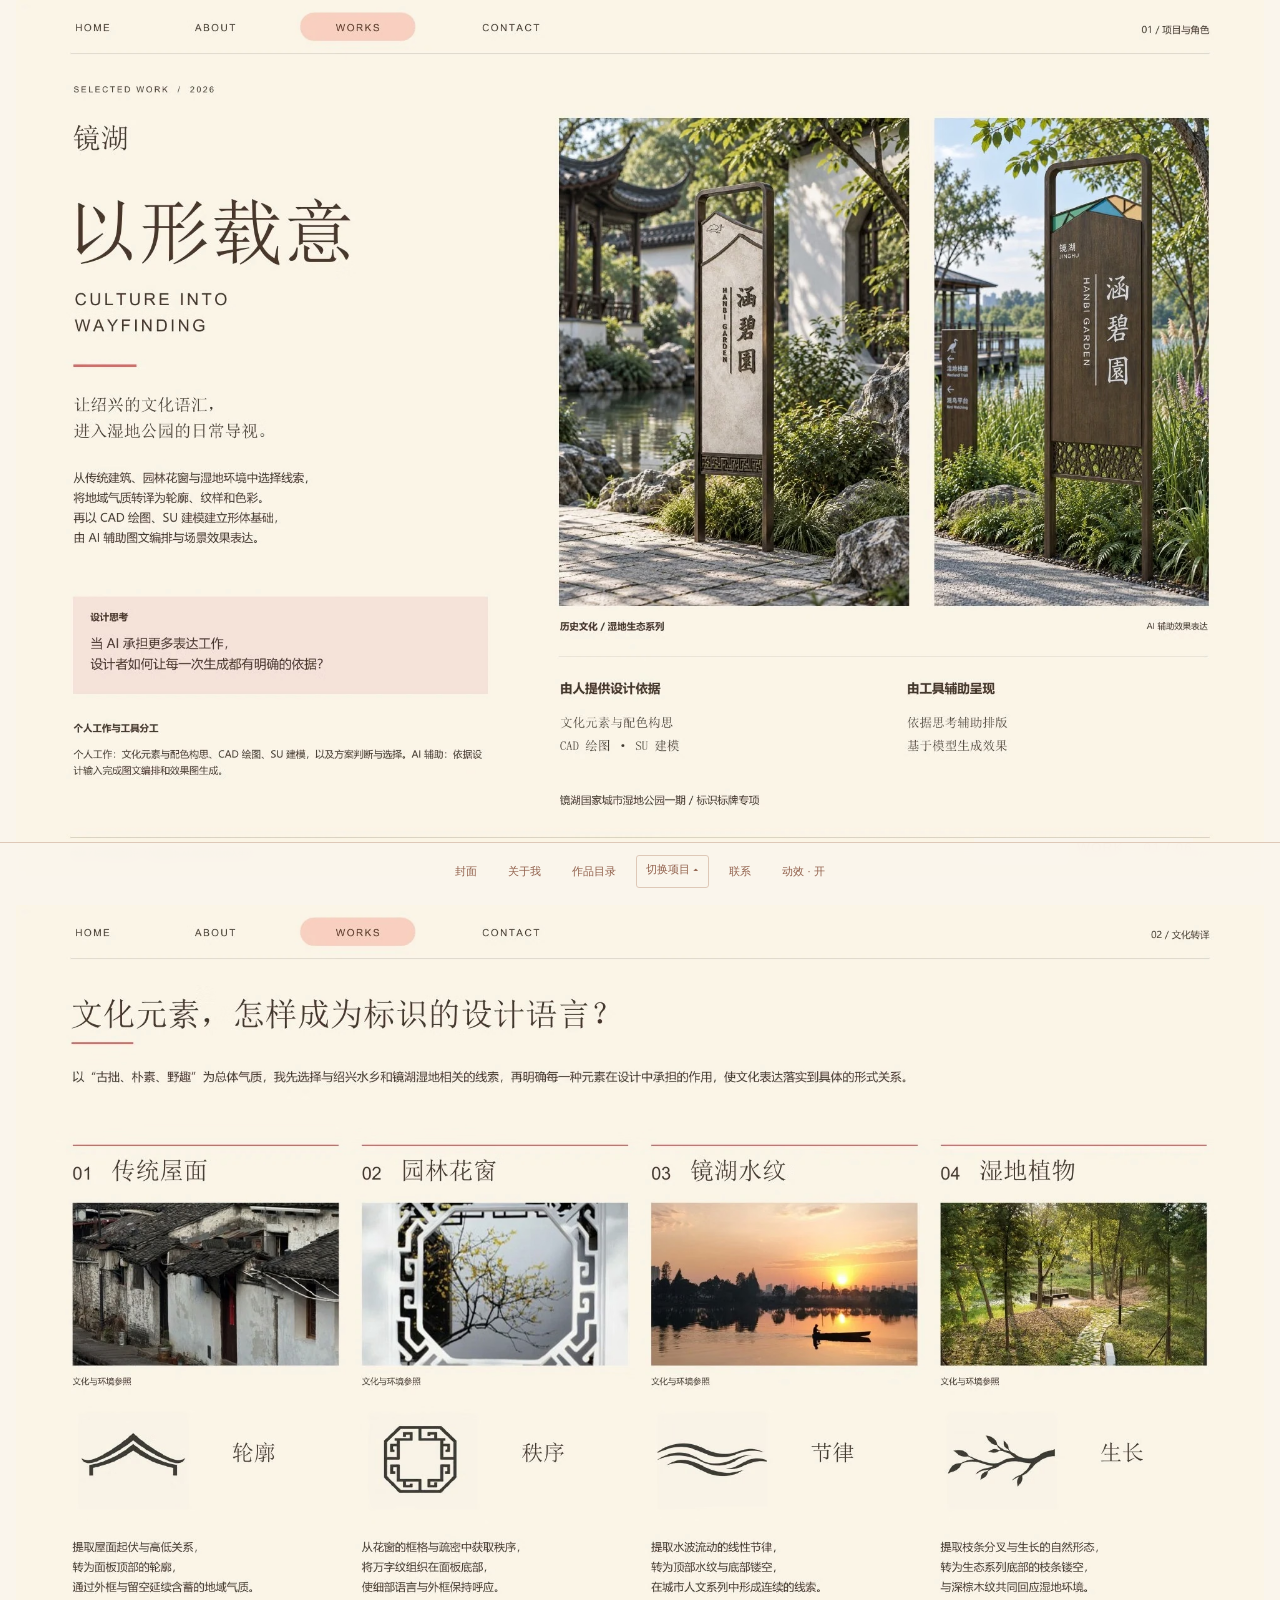
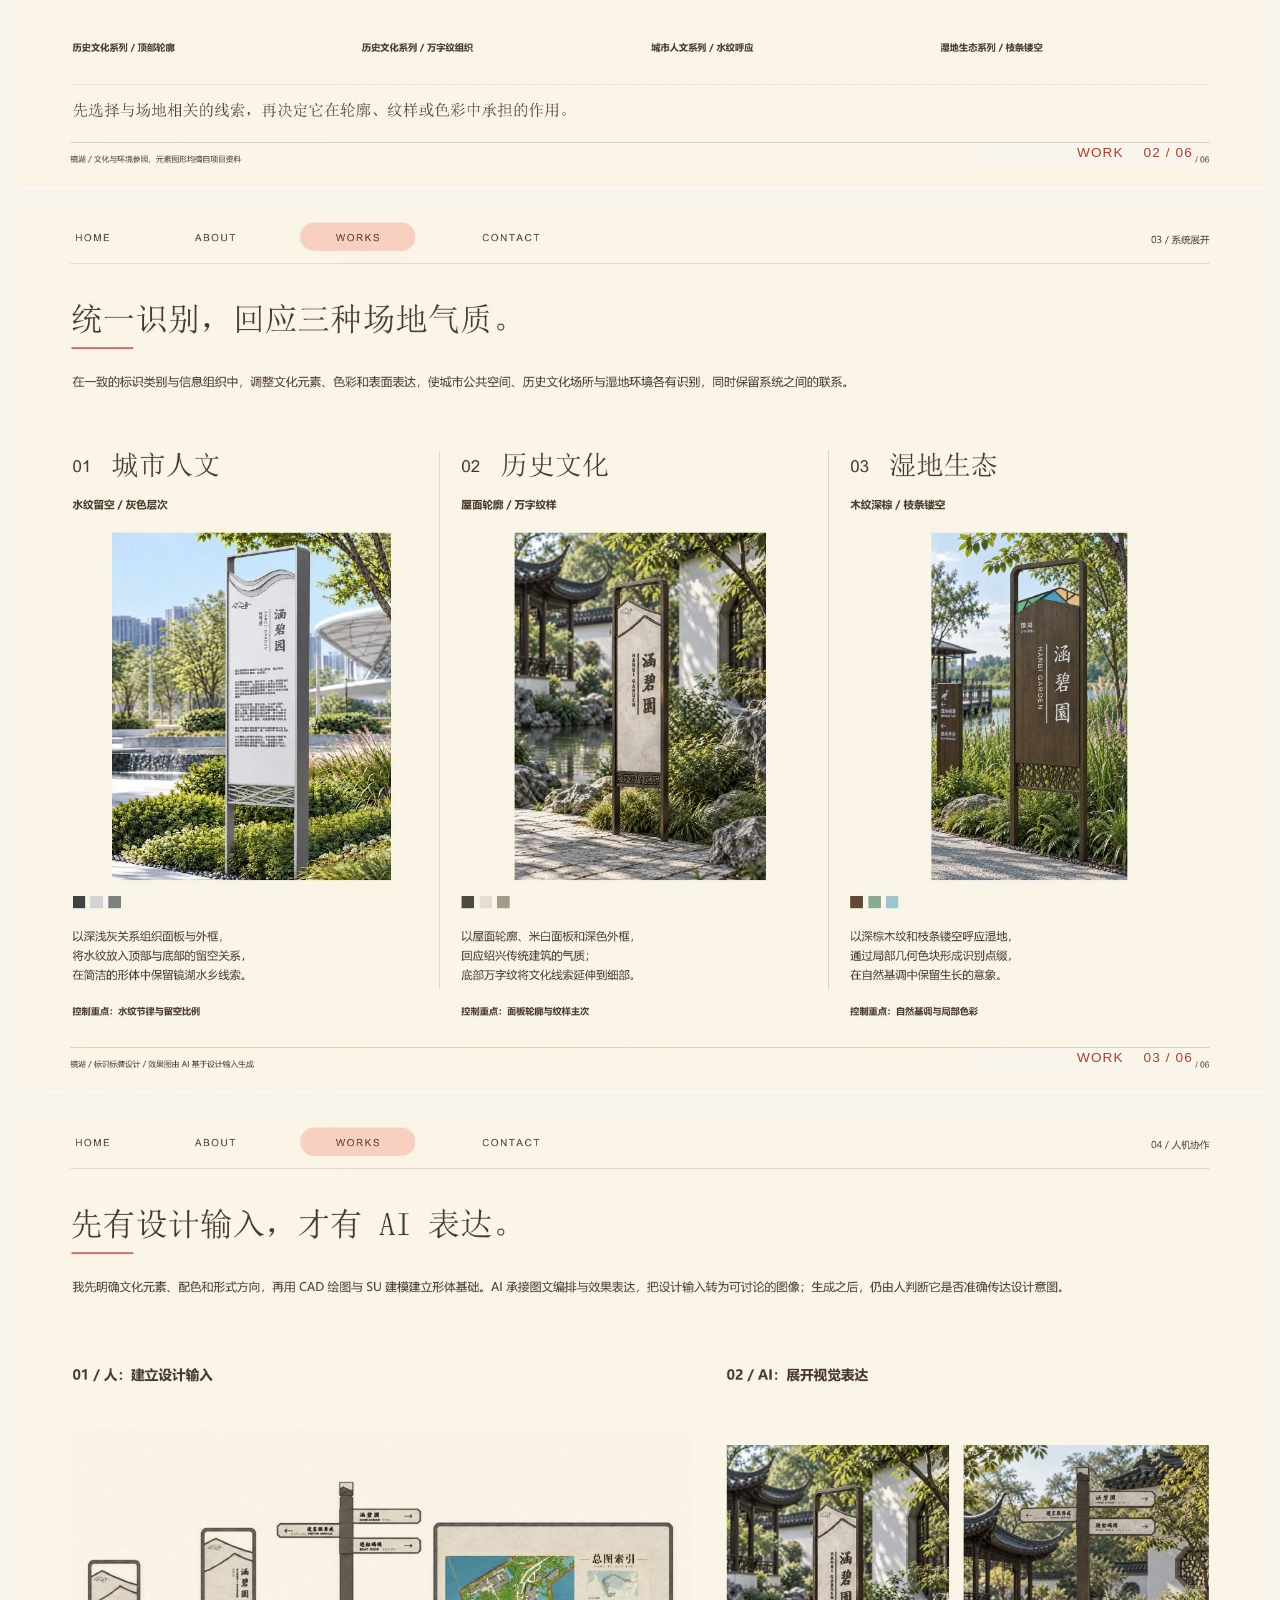
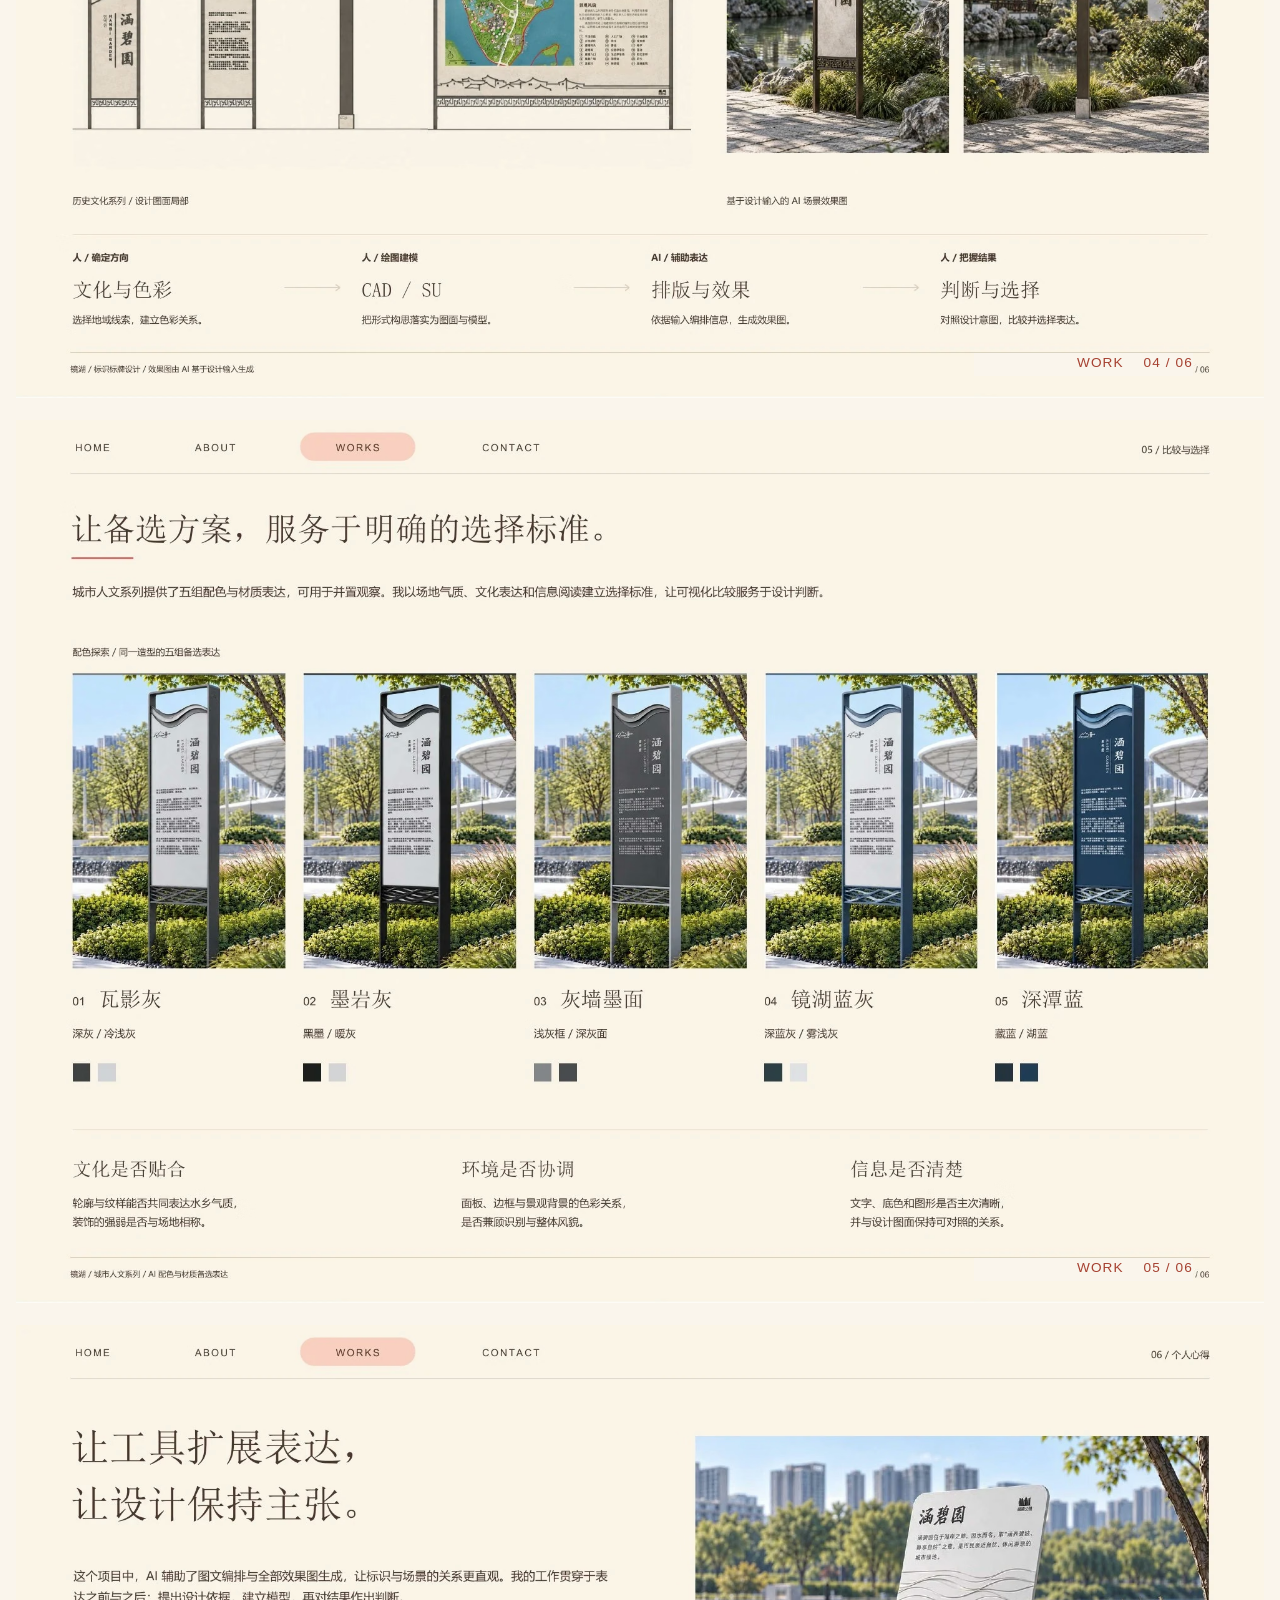
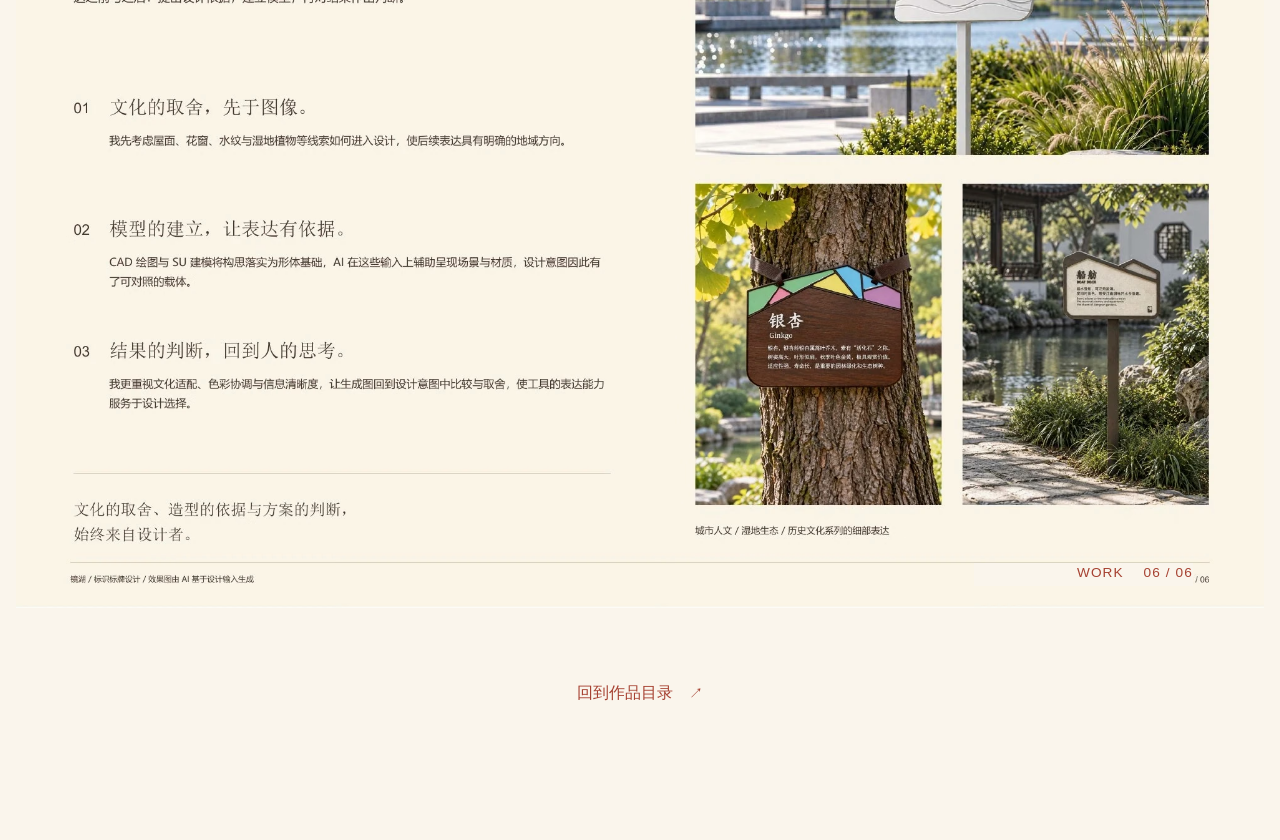
<file: projects/jinghu.html>
<!doctype html><html lang="zh-CN"><head><meta charset="utf-8"><meta name="viewport" content="width=device-width,initial-scale=1"><meta name="theme-color" content="#faf5ec"><meta name="description" content="陈姝婕的景观设计作品集。"><title>镜湖 · 以形载意 · 陈姝婕作品集</title><link rel="icon" href="../favicon.svg"><link rel="stylesheet" href="../style.css?v=20261108-no-project-cord"><link rel="stylesheet" href="../interactive.css?v=20261108-no-project-cord"><link rel="stylesheet" href="../yarn.css?v=20261108-no-project-cord"><link rel="stylesheet" href="../opening.css?v=20261108-no-project-cord"><link rel="stylesheet" href="../pullcord.css?v=20261108-no-project-cord"><link rel="stylesheet" href="../local-scenes.css?v=20261108-no-project-cord"><script src="../yarn-boot.js?v=20261108-no-project-cord"></script><script src="../opening-boot.js?v=20261108-no-project-cord"></script><script src="../app.js?v=20261108-no-project-cord" defer></script><script src="../interactive.js?v=20261108-no-project-cord" defer></script><script src="../yarn.js?v=20261108-no-project-cord" defer></script><script src="../opening.js?v=20261108-no-project-cord" defer></script><script src="../pink-wool.js?v=20261108-no-project-cord" defer></script><script src="../pullcord.js?v=20261108-no-project-cord" defer></script><script src="../local-scenes.js?v=20261108-no-project-cord" defer></script></head><body data-journey-kind="project" data-journey-project="jinghu"><script id="journey-data" type="application/json">{"kind": "project", "project": "jinghu", "heroes": {"luyi": {"src": "assets/interactive/luyi-full-scroll.avif", "preview": "assets/yarn-v3/preview-luyi.avif", "pageSrc": "assets/pages/p06.avif", "rect": [0.4283621855444963, 0.0, 0.571649069757675, 1.0]}, "jd": {"src": "assets/interactive/p13-00.avif", "preview": "assets/yarn-v3/preview-jd.avif", "pageSrc": "assets/pages/p13.avif", "rect": [0.4427083333333333, 0.3431307777777778, 0.4947916666666667, 0.49522000000000005]}, "scifi": {"src": "assets/interactive/p19-00.avif", "preview": "assets/yarn-v3/preview-scifi.avif", "pageSrc": "assets/pages/p19.avif", "rect": [0.4479166666666667, 0.17296296296296299, 0.4895833333333333, 0.6522222222222223]}, "eastlake": {"src": "assets/interactive/eastlake-ink.avif", "preview": "assets/yarn-v3/preview-eastlake.avif", "pageSrc": "assets/pages/p27.avif", "rect": [0.5520833333333334, 0.23703703703703705, 0.38958333333333334, 0.587037037037037]}, "ai": {"src": "assets/interactive/p33-00.avif", "preview": "assets/yarn-v3/preview-ai.avif", "pageSrc": "assets/pages/p33.avif", "rect": [0.4351074814161522, 0.13422182945515443, 0.5207388492713452, 0.49650191830286616]}, "jinghu": {"src": "assets/interactive/p39-00.avif", "preview": "assets/yarn-v3/preview-jinghu.avif", "pageSrc": "assets/pages/p39.avif", "rect": [0.43509688799294444, 0.13422181045029635, 0.2805347948427198, 0.5523286890211311]}}}</script><main id="main" class="document-view" data-total="6"><h1 class="sr-only">镜湖 · 以形载意</h1><figure class="art-page" id="page-1" data-page="1" data-original-page="39"><div class="page-art"><img class="original-page" src="../assets/pages/p39.avif" width="2000" height="1415" alt="HOME ABOUT WORKS CONTACT 01 / 项目与角色 镜湖 / 标识标牌设计 / 效果图由 AI 基于设计输入生成 01 / 06 SELECTED WORK  /  2026 镜湖 以形载意 CULTURE INTO WAYFINDING 让绍兴的文化语汇， 进入湿地公园的日常导视。 从传统建筑、园林花窗与湿地环境中选择线索， 将地域气质转译为轮廓、纹样和色彩。 再以 CAD 绘图、SU 建模建立形体基础， 由 AI 辅助图文编排与场景效果表达。 设计思考 当 AI 承担更多表达工作， 设计者如" loading="eager" decoding="async" draggable="false"><a class="native-link" href="../index.html" aria-label="HOME" style="left:4.080047037083701%;top:1.8549335423867694%;width:4.103145604972491%;height:2.7913385359132428%"></a><a class="native-link" href="../index.html#resume" aria-label="ABOUT" style="left:13.66899332241401%;top:1.8549335423867694%;width:4.58002603838562%;height:2.7913385359132428%"></a><a class="native-link" href="../works.html" aria-label="WORKS" style="left:24.95943051530805%;top:1.8549335423867694%;width:4.8457435638990365%;height:2.7913385359132428%"></a><a class="native-link" href="../contact.html" aria-label="CONTACT" style="left:36.67995464281215%;top:1.8549335423867694%;width:5.931166267691407%;height:2.7913385359132428%"></a><a class="native-link" href="../works.html" aria-label="WORK" style="left:8.966948049220951%;top:8.891422869971121%;width:3.862752509344422%;height:2.6131679910677166%"></a><a class="scene-hit" href="../assets/interactive/p39-00.avif" data-scene="photo" data-caption="作品集原图 39 / 1" style="left:43.50969%;top:13.42218%;width:28.05348%;height:55.23287%" aria-label="作品集原图 39 / 1，放大查看" ></a><a class="scene-hit" href="../assets/interactive/p39-01.avif" data-scene="photo" data-caption="作品集原图 39 / 2" style="left:73.57944%;top:13.42757%;width:22.00664%;height:55.22210%" aria-label="作品集原图 39 / 2，放大查看" ></a><span class="page-count" style="font-size:1.092cqw">WORK　 01 / 06</span></div></figure><figure class="art-page" id="page-2" data-page="2" data-original-page="40"><div class="page-art"><img class="original-page" src="../assets/pages/p40.avif" width="2000" height="1415" alt="HOME ABOUT WORKS CONTACT 02 / 文化转译 镜湖 / 文化与环境参照、元素图形均摘自项目资料 02 / 06 文化元素，怎样成为标识的设计语言？ 以“古拙、朴素、野趣”为总体气质，我先选择与绍兴水乡和镜湖湿地相关的线索，再明确每一种元素在设计中承担的作用，使文化表达落实到具体的形式关系。 01 传统屋面 文化与环境参照  轮廓 提取屋面起伏与高低关系， 转为面板顶部的轮廓， 通过外框与留空延续含蓄的地域气质。 历史文化系列 / 顶部轮廓 02 园林花窗 文化与环境参照  秩序 从花窗的框格" loading="lazy" decoding="async" draggable="false"><a class="native-link" href="../index.html" aria-label="HOME" style="left:4.080047037083701%;top:1.8549335423867694%;width:4.103145604972491%;height:2.7913385359132428%"></a><a class="native-link" href="../index.html#resume" aria-label="ABOUT" style="left:13.66899332241401%;top:1.8549335423867694%;width:4.58002603838562%;height:2.7913385359132428%"></a><a class="native-link" href="../works.html" aria-label="WORKS" style="left:24.95943051530805%;top:1.8549335423867694%;width:4.8457435638990365%;height:2.7913385359132428%"></a><a class="native-link" href="../contact.html" aria-label="CONTACT" style="left:36.67995464281215%;top:1.8549335423867694%;width:5.931166267691407%;height:2.7913385359132428%"></a><a class="scene-hit" href="../assets/interactive/p40-00.avif" data-scene="photo" data-caption="作品集原图 40 / 1" style="left:4.53646%;top:33.73362%;width:21.33321%;height:18.41096%" aria-label="作品集原图 40 / 1，放大查看" ></a><a class="scene-hit" href="../assets/interactive/p40-01.avif" data-scene="photo" data-caption="作品集原图 40 / 2" style="left:5.08956%;top:57.60848%;width:8.63571%;height:10.69023%" aria-label="作品集原图 40 / 2，放大查看" ></a><a class="scene-hit" href="../assets/interactive/p40-02.avif" data-scene="photo" data-caption="作品集原图 40 / 3" style="left:27.72805%;top:33.73362%;width:21.31514%;height:18.41096%" aria-label="作品集原图 40 / 3，放大查看" ></a><a class="scene-hit" href="../assets/interactive/p40-03.avif" data-scene="photo" data-caption="作品集原图 40 / 4" style="left:28.25900%;top:57.60848%;width:8.66196%;height:10.69023%" aria-label="作品集原图 40 / 4，放大查看" ></a><a class="scene-hit" href="../assets/interactive/p40-04.avif" data-scene="photo" data-caption="作品集原图 40 / 5" style="left:50.90084%;top:33.74314%;width:21.33468%;height:18.39194%" aria-label="作品集原图 40 / 5，放大查看" ></a><a class="scene-hit" href="../assets/interactive/p40-05.avif" data-scene="photo" data-caption="作品集原图 40 / 6" style="left:51.44156%;top:57.60848%;width:8.66196%;height:10.69023%" aria-label="作品集原图 40 / 6，放大查看" ></a><a class="scene-hit" href="../assets/interactive/p40-06.avif" data-scene="photo" data-caption="作品集原图 40 / 7" style="left:74.09391%;top:33.73362%;width:21.31368%;height:18.41096%" aria-label="作品集原图 40 / 7，放大查看" ></a><a class="scene-hit" href="../assets/interactive/p40-07.avif" data-scene="photo" data-caption="作品集原图 40 / 8" style="left:74.62412%;top:57.60848%;width:8.66196%;height:10.69023%" aria-label="作品集原图 40 / 8，放大查看" ></a><span class="page-count" style="font-size:1.092cqw">WORK　 02 / 06</span></div></figure><figure class="art-page" id="page-3" data-page="3" data-original-page="41"><div class="page-art"><img class="original-page" src="../assets/pages/p41.avif" width="2000" height="1415" alt="HOME ABOUT WORKS CONTACT 03 / 系统展开 镜湖 / 标识标牌设计 / 效果图由 AI 基于设计输入生成 03 / 06 统一识别，回应三种场地气质。 在一致的标识类别与信息组织中，调整文化元素、色彩和表面表达，使城市公共空间、历史文化场所与湿地环境各有识别，同时保留系统之间的联系。 01 城市人文 水纹留空 / 灰色层次 以深浅灰关系组织面板与外框， 将水纹放入顶部与底部的留空关系， 在简洁的形体中保留镜湖水乡线索。 控制重点：水纹节律与留空比例 02 历史文化 屋面轮廓 / 万字纹样 " loading="lazy" decoding="async" draggable="false"><a class="native-link" href="../index.html" aria-label="HOME" style="left:4.080047037083701%;top:1.8549335423867694%;width:4.103145604972491%;height:2.7913385359132428%"></a><a class="native-link" href="../index.html#resume" aria-label="ABOUT" style="left:13.66899332241401%;top:1.8549335423867694%;width:4.58002603838562%;height:2.7913385359132428%"></a><a class="native-link" href="../works.html" aria-label="WORKS" style="left:24.95943051530805%;top:1.8549335423867694%;width:4.8457435638990365%;height:2.7913385359132428%"></a><a class="native-link" href="../contact.html" aria-label="CONTACT" style="left:36.67995464281215%;top:1.8549335423867694%;width:5.931166267691407%;height:2.7913385359132428%"></a><a class="scene-hit" href="../assets/interactive/p41-00.avif" data-scene="photo" data-caption="作品集原图 41 / 1" style="left:7.70634%;top:36.58435%;width:22.30098%;height:39.31630%" aria-label="作品集原图 41 / 1，放大查看" ></a><a class="scene-hit" href="../assets/interactive/p41-01.avif" data-scene="photo" data-caption="作品集原图 41 / 2" style="left:39.95075%;top:36.58435%;width:20.13631%;height:39.31630%" aria-label="作品集原图 41 / 2，放大查看" ></a><a class="scene-hit" href="../assets/interactive/p41-02.avif" data-scene="photo" data-caption="作品集原图 41 / 3" style="left:73.35747%;top:36.58435%;width:15.64699%;height:39.31630%" aria-label="作品集原图 41 / 3，放大查看" ></a><span class="page-count" style="font-size:1.092cqw">WORK　 03 / 06</span></div></figure><figure class="art-page" id="page-4" data-page="4" data-original-page="42"><div class="page-art"><img class="original-page" src="../assets/pages/p42.avif" width="2000" height="1415" alt="HOME ABOUT WORKS CONTACT 04 / 人机协作 镜湖 / 标识标牌设计 / 效果图由 AI 基于设计输入生成 04 / 06 先有设计输入，才有 AI 表达。 我先明确文化元素、配色和形式方向，再用 CAD 绘图与 SU 建模建立形体基础。AI 承接图文编排与效果表达，把设计输入转为可讨论的图像；生成之后，仍由人判断它是否准确传达设计意图。 01 / 人：建立设计输入 02 / AI：展开视觉表达 历史文化系列 / 设计图面局部 基于设计输入的 AI 场景效果图 人 / 确定方向 文化与色彩 " loading="lazy" decoding="async" draggable="false"><a class="native-link" href="../index.html" aria-label="HOME" style="left:4.080047037083701%;top:1.8549335423867694%;width:4.103145604972491%;height:2.7913385359132428%"></a><a class="native-link" href="../index.html#resume" aria-label="ABOUT" style="left:13.66899332241401%;top:1.8549335423867694%;width:4.58002603838562%;height:2.7913385359132428%"></a><a class="native-link" href="../works.html" aria-label="WORKS" style="left:24.95943051530805%;top:1.8549335423867694%;width:4.8457435638990365%;height:2.7913385359132428%"></a><a class="native-link" href="../contact.html" aria-label="CONTACT" style="left:36.67995464281215%;top:1.8549335423867694%;width:5.931166267691407%;height:2.7913385359132428%"></a><a class="scene-hit" href="../assets/interactive/p42-00.avif" data-scene="photo" data-caption="作品集原图 42 / 1" style="left:4.53572%;top:35.73804%;width:49.55693%;height:38.15819%" aria-label="作品集原图 42 / 1，放大查看" ></a><a class="scene-hit" href="../assets/interactive/p42-01.avif" data-scene="photo" data-caption="作品集原图 42 / 2" style="left:56.94847%;top:37.41668%;width:17.80690%;height:34.80090%" aria-label="作品集原图 42 / 2，放大查看" ></a><a class="scene-hit" href="../assets/interactive/p42-02.avif" data-scene="photo" data-caption="作品集原图 42 / 3" style="left:75.93129%;top:37.42693%;width:19.65478%;height:34.78041%" aria-label="作品集原图 42 / 3，放大查看" ></a><span class="page-count" style="font-size:1.092cqw">WORK　 04 / 06</span></div></figure><figure class="art-page" id="page-5" data-page="5" data-original-page="43"><div class="page-art"><img class="original-page" src="../assets/pages/p43.avif" width="2000" height="1415" alt="HOME ABOUT WORKS CONTACT 05 / 比较与选择 镜湖 / 城市人文系列 / AI 配色与材质备选表达 05 / 06 让备选方案，服务于明确的选择标准。 城市人文系列提供了五组配色与材质表达，可用于并置观察。我以场地气质、文化表达和信息阅读建立选择标准，让可视化比较服务于设计判断。 配色探索 / 同一造型的五组备选表达 01 瓦影灰 深灰 / 冷浅灰 02 墨岩灰 黑墨 / 暖灰 03 灰墙墨面 浅灰框 / 深灰面 04 镜湖蓝灰 深蓝灰 / 雾浅灰 05 深潭蓝 藏蓝 / 湖蓝 文化是否贴" loading="lazy" decoding="async" draggable="false"><a class="native-link" href="../index.html" aria-label="HOME" style="left:4.080047037083701%;top:1.8549335423867694%;width:4.103145604972491%;height:2.7913385359132428%"></a><a class="native-link" href="../index.html#resume" aria-label="ABOUT" style="left:13.66899332241401%;top:1.8549335423867694%;width:4.58002603838562%;height:2.7913385359132428%"></a><a class="native-link" href="../works.html" aria-label="WORKS" style="left:24.95943051530805%;top:1.8549335423867694%;width:4.8457435638990365%;height:2.7913385359132428%"></a><a class="native-link" href="../contact.html" aria-label="CONTACT" style="left:36.67995464281215%;top:1.8549335423867694%;width:5.931166267691407%;height:2.7913385359132428%"></a><a class="scene-hit" href="../assets/interactive/p43-00.avif" data-scene="photo" data-caption="作品集原图 43 / 1" style="left:4.54170%;top:28.74485%;width:17.03898%;height:33.37728%" aria-label="作品集原图 43 / 1，放大查看" ></a><a class="scene-hit" href="../assets/interactive/p43-01.avif" data-scene="photo" data-caption="作品集原图 43 / 2" style="left:23.02055%;top:28.74485%;width:17.03898%;height:33.37728%" aria-label="作品集原图 43 / 2，放大查看" ></a><a class="scene-hit" href="../assets/interactive/p43-02.avif" data-scene="photo" data-caption="作品集原图 43 / 3" style="left:41.49941%;top:28.74485%;width:17.03898%;height:33.37728%" aria-label="作品集原图 43 / 3，放大查看" ></a><a class="scene-hit" href="../assets/interactive/p43-03.avif" data-scene="photo" data-caption="作品集原图 43 / 4" style="left:59.97826%;top:28.74485%;width:17.03898%;height:33.37728%" aria-label="作品集原图 43 / 4，放大查看" ></a><a class="scene-hit" href="../assets/interactive/p43-04.avif" data-scene="photo" data-caption="作品集原图 43 / 5" style="left:78.45712%;top:28.74485%;width:17.03898%;height:33.37728%" aria-label="作品集原图 43 / 5，放大查看" ></a><span class="page-count" style="font-size:1.092cqw">WORK　 05 / 06</span></div></figure><figure class="art-page" id="page-6" data-page="6" data-original-page="44"><div class="page-art"><img class="original-page" src="../assets/pages/p44.avif" width="2000" height="1415" alt="HOME ABOUT WORKS CONTACT 06 / 个人心得 镜湖 / 标识标牌设计 / 效果图由 AI 基于设计输入生成 06 / 06 让工具扩展表达， 让设计保持主张。 这个项目中，AI 辅助了图文编排与全部效果图生成，让标识与场景的关系更直观。我的工作贯穿于表 达之前与之后：提出设计依据，建立模型，再对结果作出判断。 01 文化的取舍，先于图像。 我先考虑屋面、花窗、水纹与湿地植物等线索如何进入设计，使后续表达具有明确的地域方向。 02 模型的建立，让表达有依据。 CAD 绘图与 SU 建模将构思落" loading="lazy" decoding="async" draggable="false"><a class="native-link" href="../index.html" aria-label="HOME" style="left:4.080047037083701%;top:1.8549335423867694%;width:4.103145604972491%;height:2.7913385359132428%"></a><a class="native-link" href="../index.html#resume" aria-label="ABOUT" style="left:13.66899332241401%;top:1.8549335423867694%;width:4.58002603838562%;height:2.7913385359132428%"></a><a class="native-link" href="../works.html" aria-label="WORKS" style="left:24.95943051530805%;top:1.8549335423867694%;width:4.8457435638990365%;height:2.7913385359132428%"></a><a class="native-link" href="../contact.html" aria-label="CONTACT" style="left:36.67995464281215%;top:1.8549335423867694%;width:5.931166267691407%;height:2.7913385359132428%"></a><a class="scene-hit" href="../assets/interactive/p44-00.avif" data-scene="photo" data-caption="作品集原图 44 / 1" style="left:54.43586%;top:12.59072%;width:41.14299%;height:36.10923%" aria-label="作品集原图 44 / 1，放大查看" ></a><a class="scene-hit" href="../assets/interactive/p44-01.avif" data-scene="photo" data-caption="作品集原图 44 / 2" style="left:54.42863%;top:52.02951%;width:19.73878%;height:36.33937%" aria-label="作品集原图 44 / 2，放大查看" ></a><a class="scene-hit" href="../assets/interactive/p44-02.avif" data-scene="photo" data-caption="作品集原图 44 / 3" style="left:75.84730%;top:52.02951%;width:19.73878%;height:36.33937%" aria-label="作品集原图 44 / 3，放大查看" ></a><span class="page-count" style="font-size:1.092cqw">WORK　 06 / 06</span></div></figure><footer class="journey-outro"><a class="journey-return" href="../works.html" data-journey-return>回到作品目录 <span aria-hidden="true">↗</span></a></footer></main><nav class="reader-tools" aria-label="作品集导航"><a class="tool" href="../index.html">封面</a><a class="tool" href="../index.html#resume">关于我</a><a class="tool" href="../works.html">作品目录</a><details class="chapter-menu"><summary>切换项目 ▴</summary><div class="chapter-links"><a href="../projects/luyi.html">鹿邑规划</a><a href="../projects/jd.html">京东庭院</a><a href="../projects/scifi.html">成都科幻公园</a><a href="../projects/eastlake.html">绍兴东湖</a><a href="../projects/jinghu.html">镜湖标识设计</a><a href="../projects/ai.html">AI表达与策划</a></div></details><a class="tool" href="../contact.html">联系</a><button class="tool" id="motion-toggle" type="button" aria-pressed="true">动效 · 开</button></nav><dialog id="scene-dialog" aria-label="放大查看作品"><header class="scene-toolbar"><h2 id="scene-title"></h2><button id="scene-back" class="tool" type="button" hidden>← 总图</button><button id="scene-fit" class="tool" type="button">原尺寸</button><button id="scene-close" class="tool" type="button" aria-label="关闭">×</button></header><p id="scene-note" hidden></p><div id="scene-stage" class="scene-stage"></div></dialog></body></html>
</file>
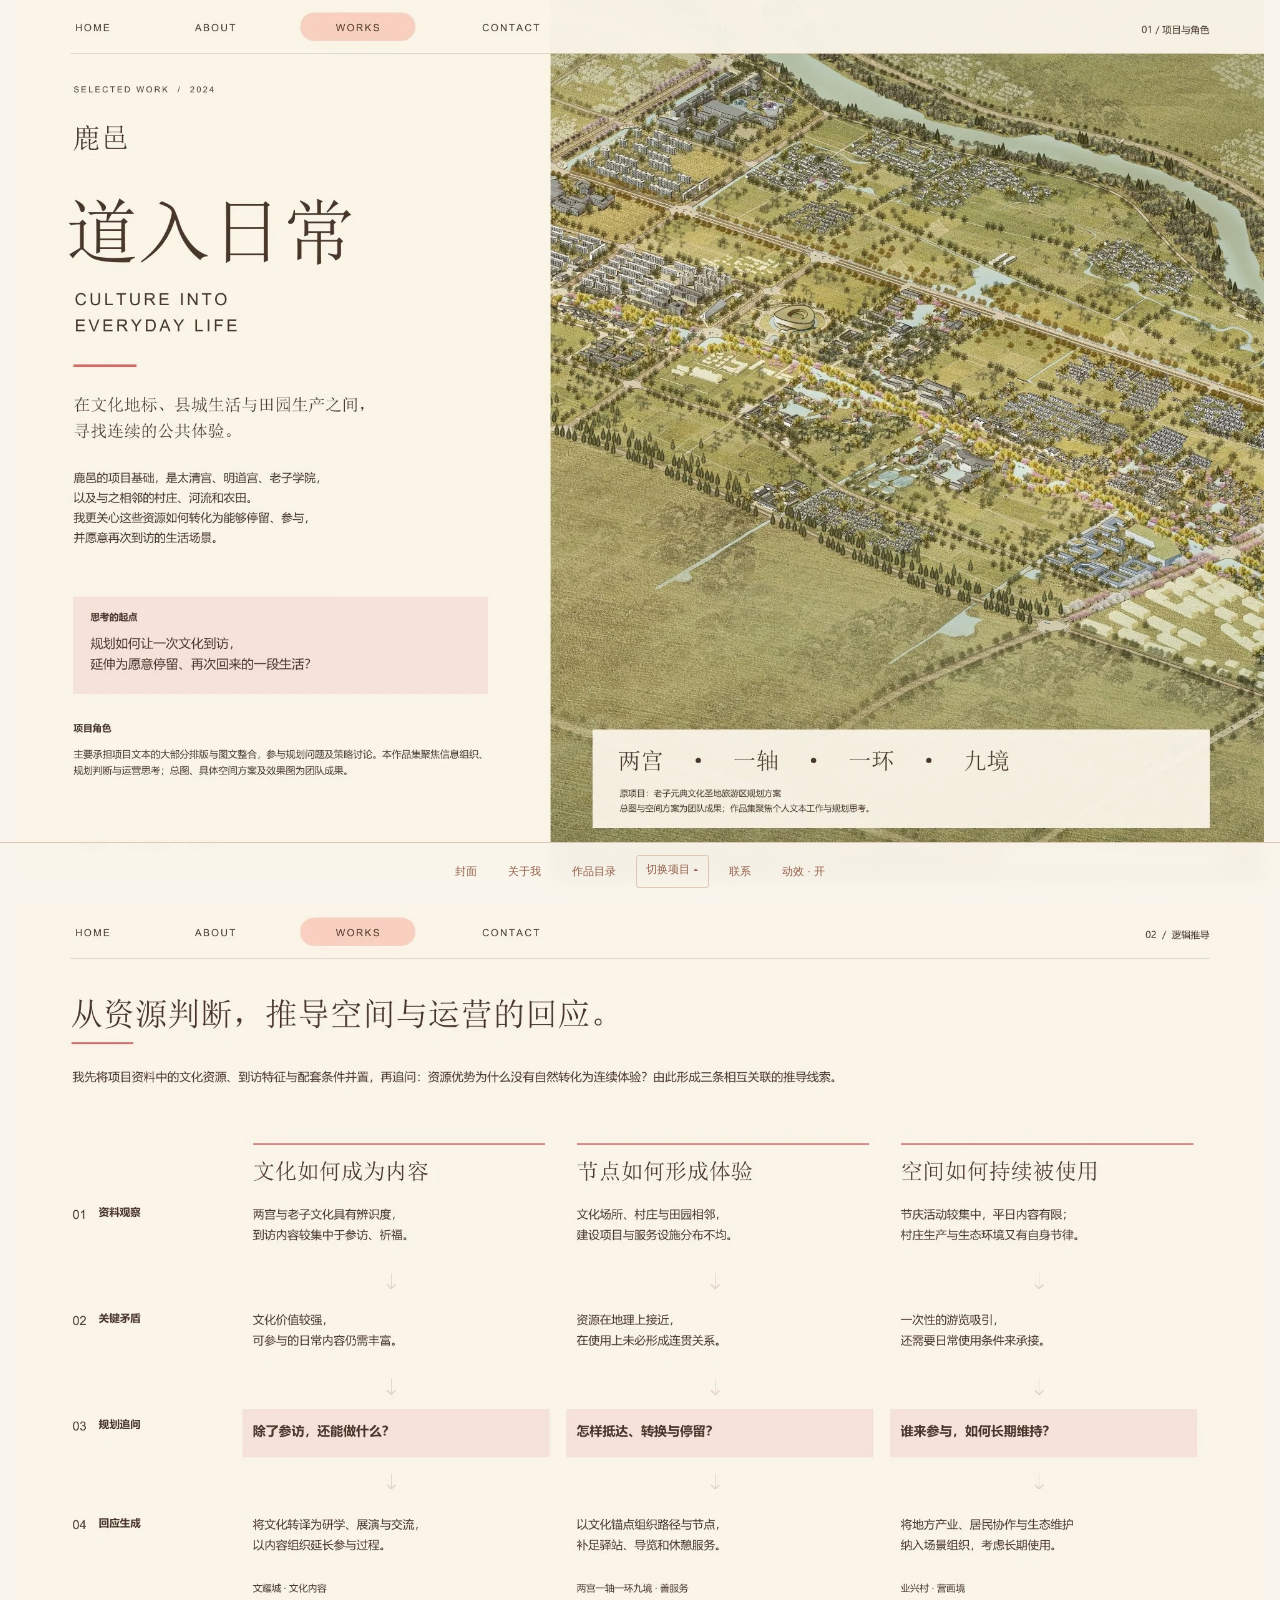
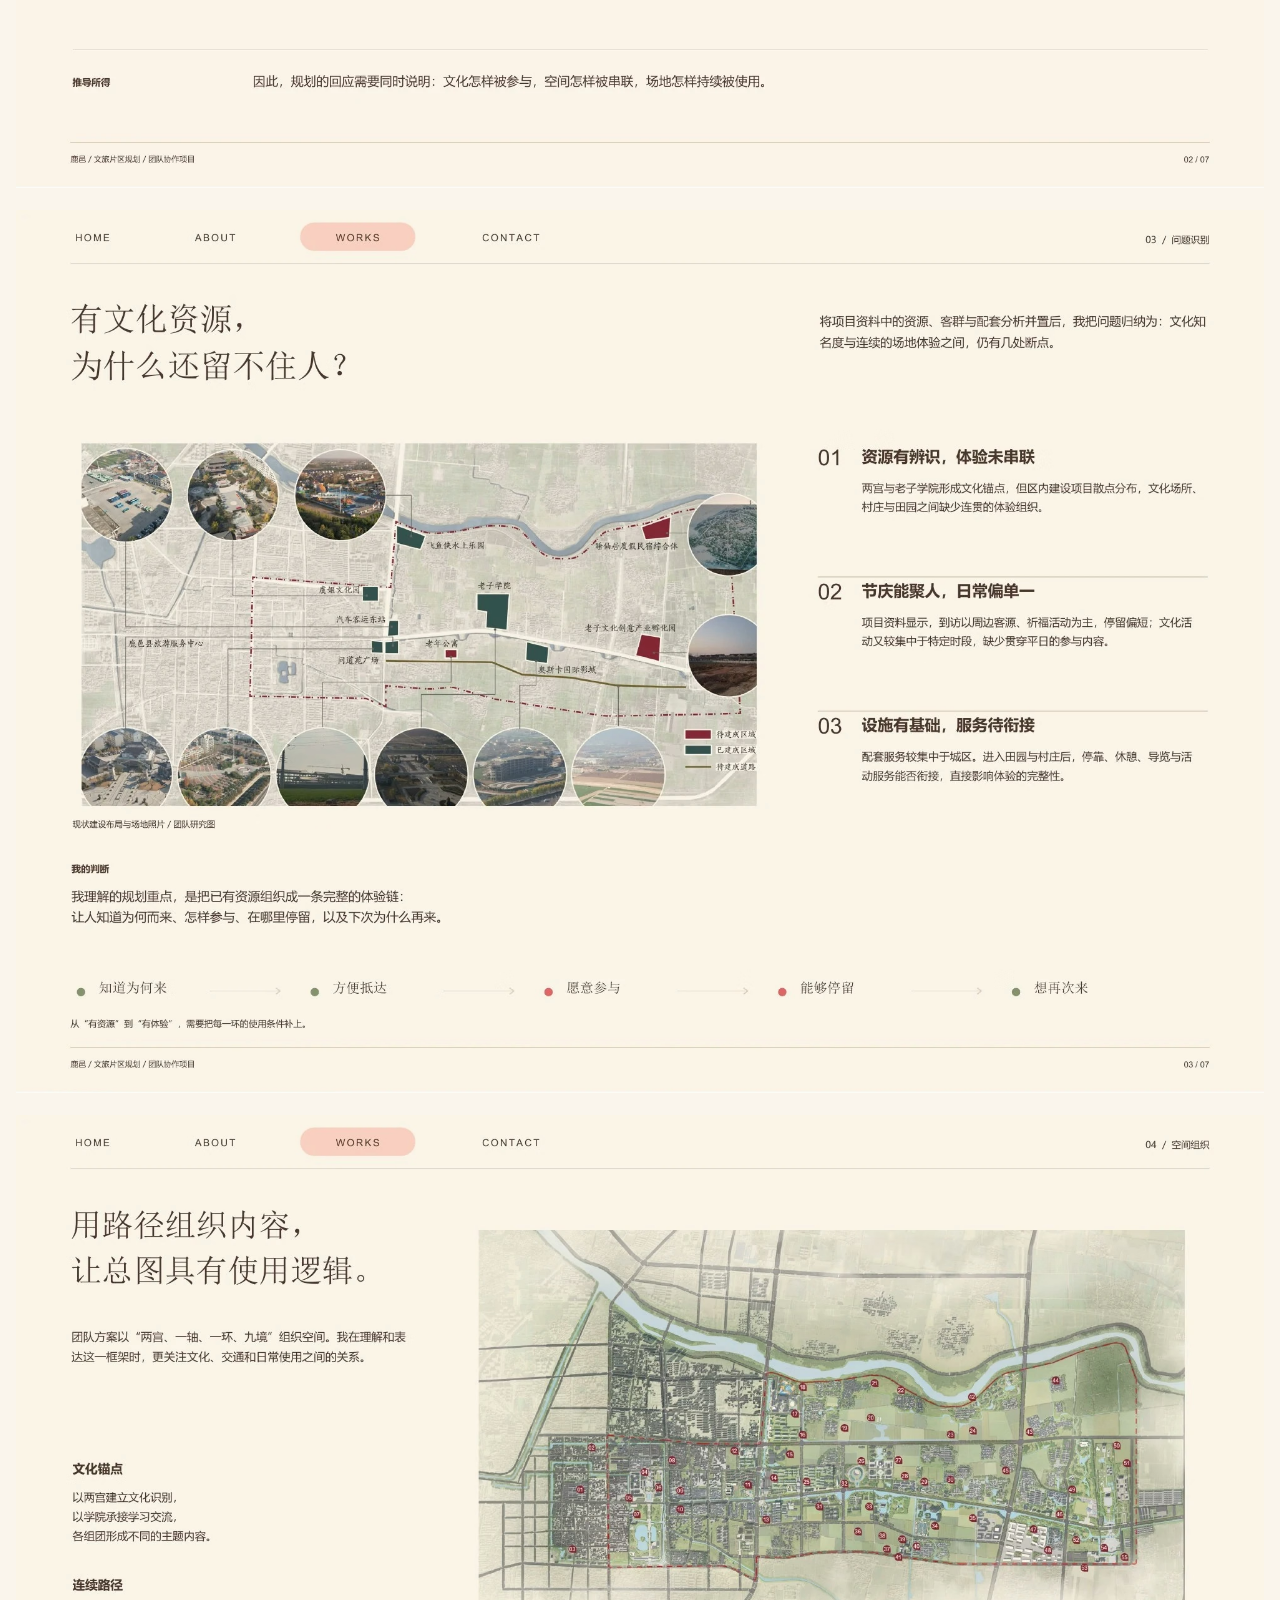
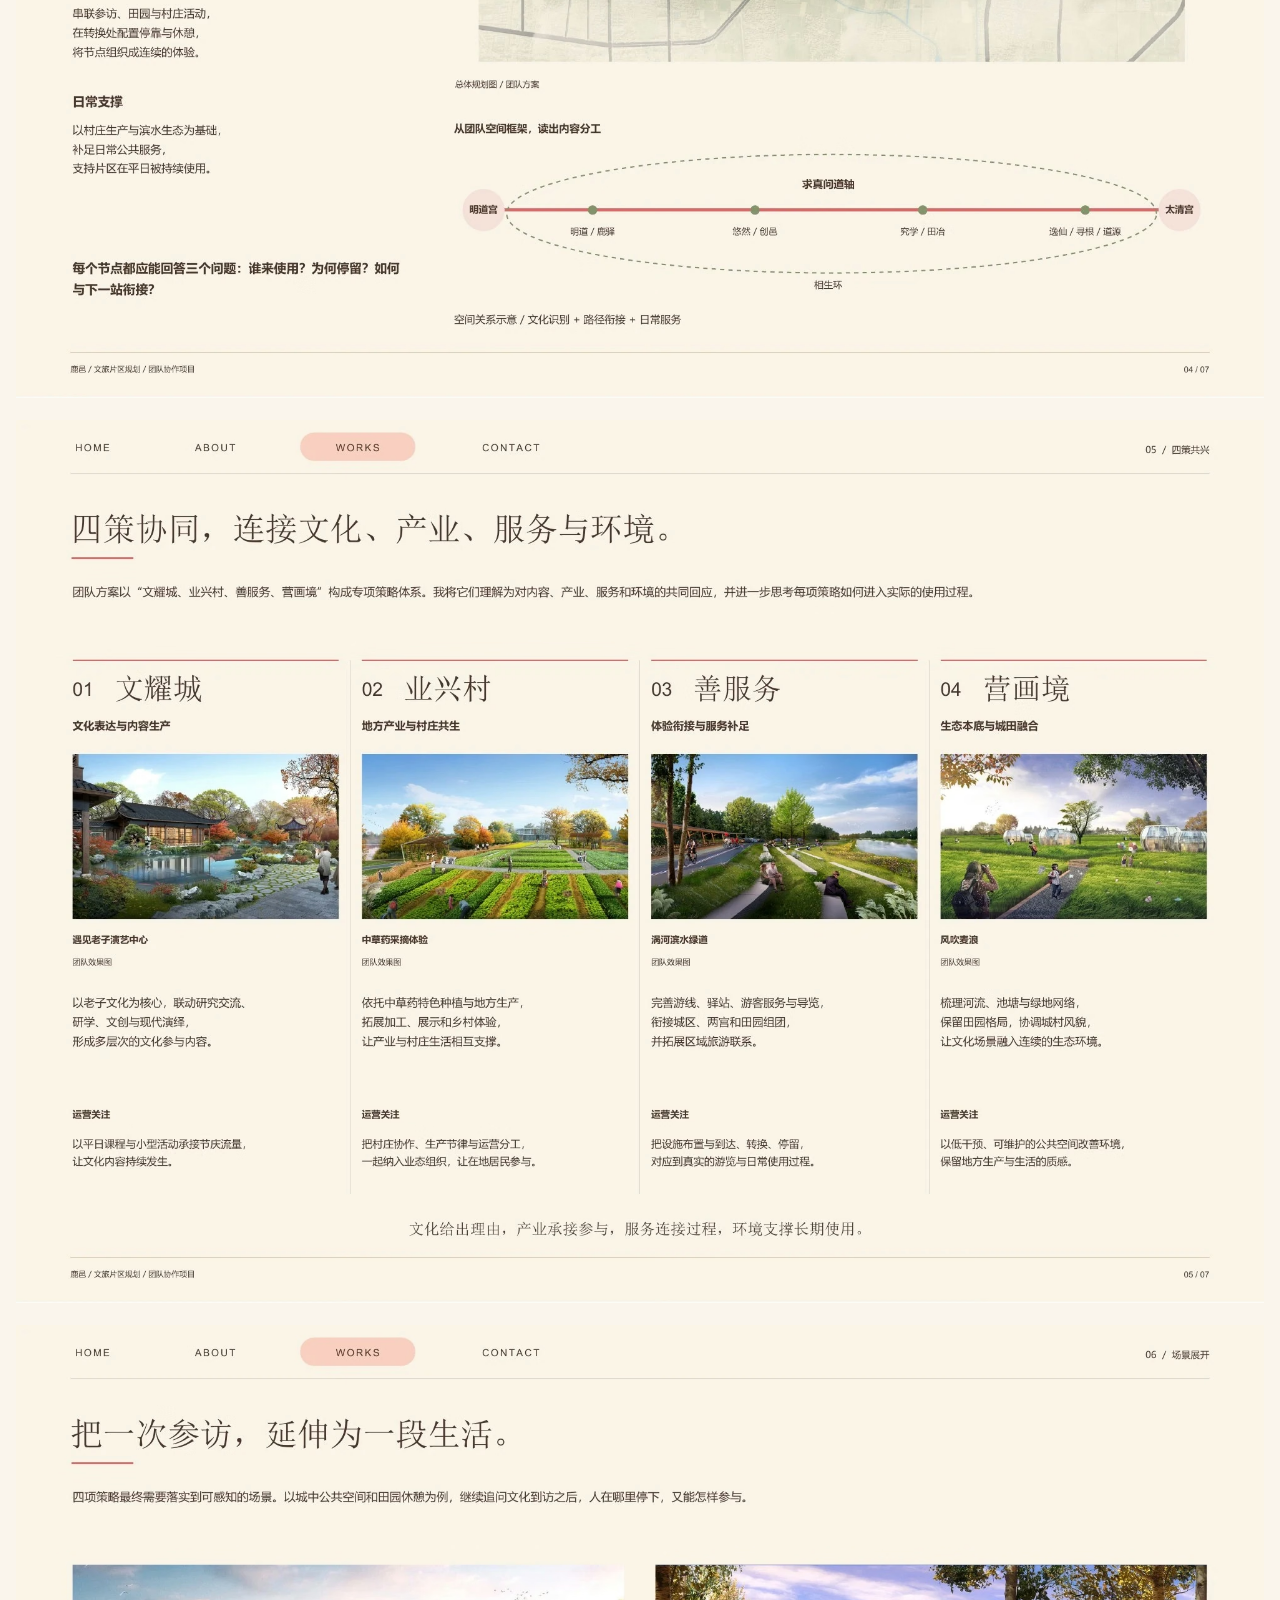
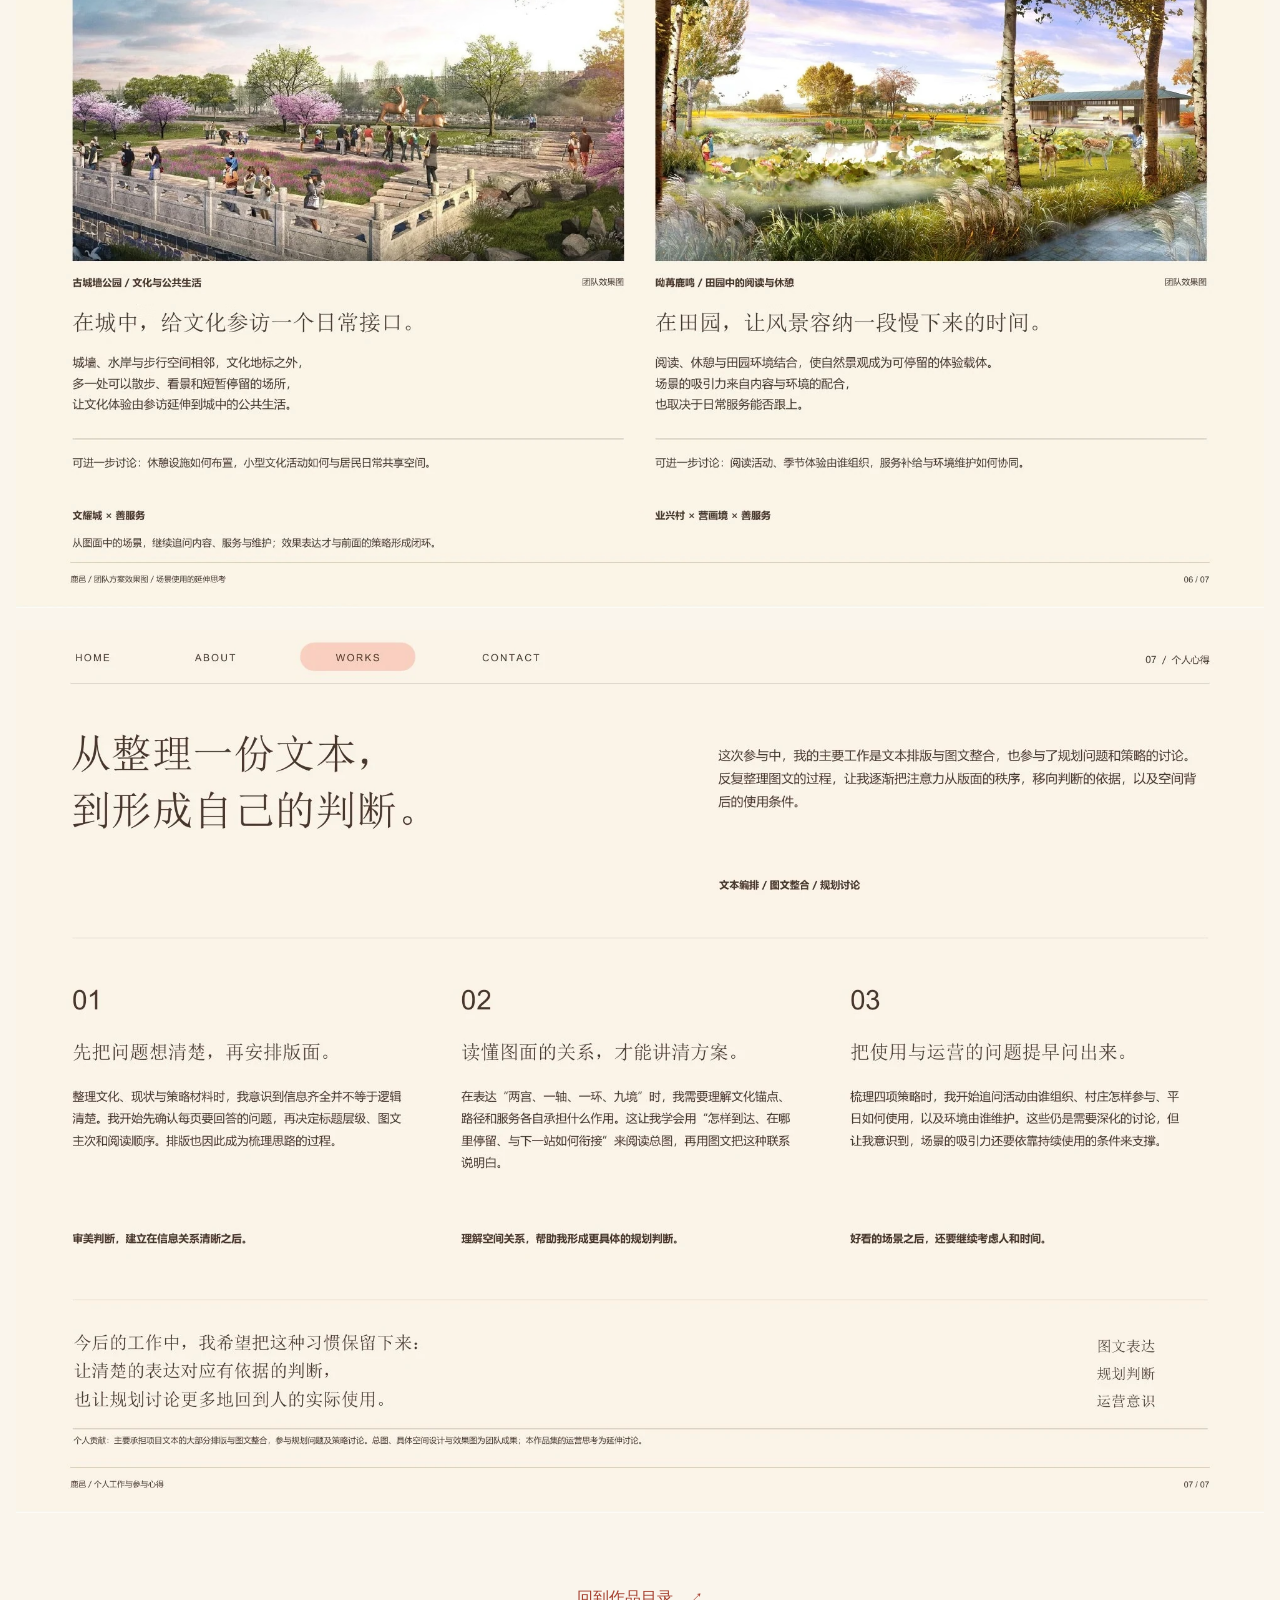
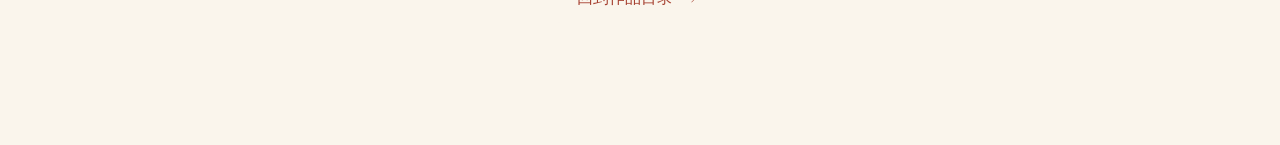
<file: projects/luyi.html>
<!doctype html><html lang="zh-CN"><head><meta charset="utf-8"><meta name="viewport" content="width=device-width,initial-scale=1"><meta name="theme-color" content="#faf5ec"><meta name="description" content="陈姝婕的景观设计作品集。"><title>鹿邑 · 文化走向日常 · 陈姝婕作品集</title><link rel="icon" href="../favicon.svg"><link rel="stylesheet" href="../style.css?v=20261108-no-project-cord"><link rel="stylesheet" href="../interactive.css?v=20261108-no-project-cord"><link rel="stylesheet" href="../yarn.css?v=20261108-no-project-cord"><link rel="stylesheet" href="../opening.css?v=20261108-no-project-cord"><link rel="stylesheet" href="../pullcord.css?v=20261108-no-project-cord"><link rel="stylesheet" href="../local-scenes.css?v=20261108-no-project-cord"><script src="../yarn-boot.js?v=20261108-no-project-cord"></script><script src="../opening-boot.js?v=20261108-no-project-cord"></script><script src="../app.js?v=20261108-no-project-cord" defer></script><script src="../interactive.js?v=20261108-no-project-cord" defer></script><script src="../yarn.js?v=20261108-no-project-cord" defer></script><script src="../opening.js?v=20261108-no-project-cord" defer></script><script src="../pink-wool.js?v=20261108-no-project-cord" defer></script><script src="../pullcord.js?v=20261108-no-project-cord" defer></script><script src="../local-scenes.js?v=20261108-no-project-cord" defer></script></head><body data-journey-kind="project" data-journey-project="luyi"><script id="journey-data" type="application/json">{"kind": "project", "project": "luyi", "heroes": {"luyi": {"src": "assets/interactive/luyi-full-scroll.avif", "preview": "assets/yarn-v3/preview-luyi.avif", "pageSrc": "assets/pages/p06.avif", "rect": [0.4283621855444963, 0.0, 0.571649069757675, 1.0]}, "jd": {"src": "assets/interactive/p13-00.avif", "preview": "assets/yarn-v3/preview-jd.avif", "pageSrc": "assets/pages/p13.avif", "rect": [0.4427083333333333, 0.3431307777777778, 0.4947916666666667, 0.49522000000000005]}, "scifi": {"src": "assets/interactive/p19-00.avif", "preview": "assets/yarn-v3/preview-scifi.avif", "pageSrc": "assets/pages/p19.avif", "rect": [0.4479166666666667, 0.17296296296296299, 0.4895833333333333, 0.6522222222222223]}, "eastlake": {"src": "assets/interactive/eastlake-ink.avif", "preview": "assets/yarn-v3/preview-eastlake.avif", "pageSrc": "assets/pages/p27.avif", "rect": [0.5520833333333334, 0.23703703703703705, 0.38958333333333334, 0.587037037037037]}, "ai": {"src": "assets/interactive/p33-00.avif", "preview": "assets/yarn-v3/preview-ai.avif", "pageSrc": "assets/pages/p33.avif", "rect": [0.4351074814161522, 0.13422182945515443, 0.5207388492713452, 0.49650191830286616]}, "jinghu": {"src": "assets/interactive/p39-00.avif", "preview": "assets/yarn-v3/preview-jinghu.avif", "pageSrc": "assets/pages/p39.avif", "rect": [0.43509688799294444, 0.13422181045029635, 0.2805347948427198, 0.5523286890211311]}}}</script><main id="main" class="document-view" data-total="7"><h1 class="sr-only">鹿邑 · 文化走向日常</h1><figure class="art-page" id="page-1" data-page="1" data-original-page="6"><div class="page-art"><img class="original-page" src="../assets/pages/p06.avif" width="2000" height="1415" alt="HOME ABOUT WORKS CONTACT 01 / 项目与角色 SELECTED WORK  /  2024 鹿邑 道入日常 CULTURE INTO EVERYDAY LIFE 在文化地标、县城生活与田园生产之间， 寻找连续的公共体验。 鹿邑的项目基础，是太清宫、明道宫、老子学院， 以及与之相邻的村庄、河流和农田。 我更关心这些资源如何转化为能够停留、参与， 并愿意再次到访的生活场景。 思考的起点 规划如何让一次文化到访， 延伸为愿意停留、再次回来的一段生活？ 项目角色 主要承担项目文本的大部分排版与图文" loading="eager" decoding="async" draggable="false"><a class="native-link" href="../index.html" aria-label="HOME" style="left:4.080047037083701%;top:1.8549335423867694%;width:4.103145604972491%;height:2.7913385359132428%"></a><a class="native-link" href="../index.html#resume" aria-label="ABOUT" style="left:13.66899332241401%;top:1.8549335423867694%;width:4.58002603838562%;height:2.7913385359132428%"></a><a class="native-link" href="../works.html" aria-label="WORKS" style="left:24.95943051530805%;top:1.8549335423867694%;width:4.8457435638990365%;height:2.7913385359132428%"></a><a class="native-link" href="../contact.html" aria-label="CONTACT" style="left:36.67995464281215%;top:1.8549335423867694%;width:5.931166267691407%;height:2.7913385359132428%"></a><a class="native-link" href="../works.html" aria-label="WORK" style="left:8.966948049220951%;top:8.891422869971121%;width:3.862752509344422%;height:2.6131679910677166%"></a><a class="scene-hit" href="../assets/interactive/luyi-full-scroll.avif" data-scene="scroll" data-caption="鹿邑 · 两宫、一轴、一环、九境" style="left:42.83622%;top:0.00000%;width:57.16491%;height:100.00000%" aria-label="鹿邑 · 两宫、一轴、一环、九境，放大查看" ></a></div></figure><figure class="art-page" id="page-2" data-page="2" data-original-page="7"><div class="page-art"><img class="original-page" src="../assets/pages/p07.webp" width="2000" height="1415" alt="HOME ABOUT WORKS CONTACT 02  /  逻辑推导 鹿邑 / 文旅片区规划 / 团队协作项目 02 / 07 从资源判断，推导空间与运营的回应。 我先将项目资料中的文化资源、到访特征与配套条件并置，再追问：资源优势为什么没有自然转化为连续体验？由此形成三条相互关联的推导线索。 01 资料观察 02 关键矛盾 03 规划追问 04 回应生成 文化如何成为内容 两宫与老子文化具有辨识度， 到访内容较集中于参访、祈福。 文化价值较强， 可参与的日常内容仍需丰富。 除了参访，还能做什么？ 将文化转译为" loading="lazy" decoding="async" draggable="false"><a class="native-link" href="../index.html" aria-label="HOME" style="left:4.080047037083701%;top:1.8549335423867694%;width:4.103145604972491%;height:2.7913385359132428%"></a><a class="native-link" href="../index.html#resume" aria-label="ABOUT" style="left:13.66899332241401%;top:1.8549335423867694%;width:4.58002603838562%;height:2.7913385359132428%"></a><a class="native-link" href="../works.html" aria-label="WORKS" style="left:24.95943051530805%;top:1.8549335423867694%;width:4.8457435638990365%;height:2.7913385359132428%"></a><a class="native-link" href="../contact.html" aria-label="CONTACT" style="left:36.67995464281215%;top:1.8549335423867694%;width:5.931166267691407%;height:2.7913385359132428%"></a></div></figure><figure class="art-page" id="page-3" data-page="3" data-original-page="8"><div class="page-art"><img class="original-page" src="../assets/pages/p08.avif" width="2000" height="1415" alt="HOME ABOUT WORKS CONTACT 03  /  问题识别 鹿邑 / 文旅片区规划 / 团队协作项目 03 / 07 有文化资源， 为什么还留不住人？ 将项目资料中的资源、客群与配套分析并置后，我把问题归纳为：文化知 名度与连续的场地体验之间，仍有几处断点。 现状建设布局与场地照片 / 团队研究图 01 资源有辨识，体验未串联 两宫与老子学院形成文化锚点，但区内建设项目散点分布，文化场所、 村庄与田园之间缺少连贯的体验组织。 02 节庆能聚人，日常偏单一 项目资料显示，到访以周边客源、祈福活动为主，停" loading="lazy" decoding="async" draggable="false"><a class="native-link" href="../index.html" aria-label="HOME" style="left:4.080047037083701%;top:1.8549335423867694%;width:4.103145604972491%;height:2.7913385359132428%"></a><a class="native-link" href="../index.html#resume" aria-label="ABOUT" style="left:13.66899332241401%;top:1.8549335423867694%;width:4.58002603838562%;height:2.7913385359132428%"></a><a class="native-link" href="../works.html" aria-label="WORKS" style="left:24.95943051530805%;top:1.8549335423867694%;width:4.8457435638990365%;height:2.7913385359132428%"></a><a class="native-link" href="../contact.html" aria-label="CONTACT" style="left:36.67995464281215%;top:1.8549335423867694%;width:5.931166267691407%;height:2.7913385359132428%"></a><a class="scene-hit" href="../assets/interactive/p08-00.avif" data-scene="photo" data-caption="作品集原图 08 / 1" style="left:5.27767%;top:26.48802%;width:54.03665%;height:40.97923%" aria-label="作品集原图 08 / 1，放大查看" ></a></div></figure><figure class="art-page" id="page-4" data-page="4" data-original-page="9"><div class="page-art"><img class="original-page" src="../assets/pages/p09.avif" width="2000" height="1415" alt="HOME ABOUT WORKS CONTACT 04  /  空间组织 鹿邑 / 文旅片区规划 / 团队协作项目 04 / 07 用路径组织内容， 让总图具有使用逻辑。 团队方案以“两宫、一轴、一环、九境”组织空间。我在理解和表 达这一框架时，更关注文化、交通和日常使用之间的关系。 文化锚点 以两宫建立文化识别， 以学院承接学习交流， 各组团形成不同的主题内容。 连续路径 串联参访、田园与村庄活动， 在转换处配置停靠与休憩， 将节点组织成连续的体验。 日常支撑 以村庄生产与滨水生态为基础， 补足日常公共服务， 支" loading="lazy" decoding="async" draggable="false"><a class="native-link" href="../index.html" aria-label="HOME" style="left:4.080047037083701%;top:1.8549335423867694%;width:4.103145604972491%;height:2.7913385359132428%"></a><a class="native-link" href="../index.html#resume" aria-label="ABOUT" style="left:13.66899332241401%;top:1.8549335423867694%;width:4.58002603838562%;height:2.7913385359132428%"></a><a class="native-link" href="../works.html" aria-label="WORKS" style="left:24.95943051530805%;top:1.8549335423867694%;width:4.8457435638990365%;height:2.7913385359132428%"></a><a class="native-link" href="../contact.html" aria-label="CONTACT" style="left:36.67995464281215%;top:1.8549335423867694%;width:5.931166267691407%;height:2.7913385359132428%"></a><a class="scene-hit" href="../assets/interactive/p09-00.avif" data-scene="photo" data-caption="作品集原图 09 / 1" style="left:36.91554%;top:13.06584%;width:56.69682%;height:49.29385%" aria-label="作品集原图 09 / 1，放大查看" ></a></div></figure><figure class="art-page" id="page-5" data-page="5" data-original-page="10"><div class="page-art"><img class="original-page" src="../assets/pages/p10.avif" width="2000" height="1415" alt="HOME ABOUT WORKS CONTACT 05  /  四策共兴 鹿邑 / 文旅片区规划 / 团队协作项目 05 / 07 四策协同，连接文化、产业、服务与环境。 团队方案以“文耀城、业兴村、善服务、营画境”构成专项策略体系。我将它们理解为对内容、产业、服务和环境的共同回应，并进一步思考每项策略如何进入实际的使用过程。 01 文耀城 文化表达与内容生产 遇见老子演艺中心 团队效果图 以老子文化为核心，联动研究交流、 研学、文创与现代演绎， 形成多层次的文化参与内容。 运营关注 以平日课程与小型活动承接节庆流" loading="lazy" decoding="async" draggable="false"><a class="native-link" href="../index.html" aria-label="HOME" style="left:4.080047037083701%;top:1.8549335423867694%;width:4.103145604972491%;height:2.7913385359132428%"></a><a class="native-link" href="../index.html#resume" aria-label="ABOUT" style="left:13.66899332241401%;top:1.8549335423867694%;width:4.58002603838562%;height:2.7913385359132428%"></a><a class="native-link" href="../works.html" aria-label="WORKS" style="left:24.95943051530805%;top:1.8549335423867694%;width:4.8457435638990365%;height:2.7913385359132428%"></a><a class="native-link" href="../contact.html" aria-label="CONTACT" style="left:36.67995464281215%;top:1.8549335423867694%;width:5.931166267691407%;height:2.7913385359132428%"></a><a class="scene-hit" href="../assets/interactive/p10-00.avif" data-scene="photo" data-caption="作品集原图 10 / 1" style="left:4.53572%;top:37.89094%;width:21.33468%;height:18.64852%" aria-label="作品集原图 10 / 1，放大查看" ></a><a class="scene-hit" href="../assets/interactive/p10-01.avif" data-scene="photo" data-caption="作品集原图 10 / 2" style="left:27.71828%;top:37.89094%;width:21.33468%;height:18.64852%" aria-label="作品集原图 10 / 2，放大查看" ></a><a class="scene-hit" href="../assets/interactive/p10-02.avif" data-scene="photo" data-caption="作品集原图 10 / 3" style="left:50.90084%;top:37.89094%;width:21.33468%;height:18.64852%" aria-label="作品集原图 10 / 3，放大查看" ></a><a class="scene-hit" href="../assets/interactive/p10-03.avif" data-scene="photo" data-caption="作品集原图 10 / 4" style="left:74.08341%;top:37.89094%;width:21.33468%;height:18.64852%" aria-label="作品集原图 10 / 4，放大查看" ></a></div></figure><figure class="art-page" id="page-6" data-page="6" data-original-page="11"><div class="page-art"><img class="original-page" src="../assets/pages/p11.avif" width="2000" height="1415" alt="HOME ABOUT WORKS CONTACT 06  /  场景展开 鹿邑 / 团队方案效果图 / 场景使用的延伸思考 06 / 07 把一次参访，延伸为一段生活。 四项策略最终需要落实到可感知的场景。以城中公共空间和田园休憩为例，继续追问文化到访之后，人在哪里停下，又能怎样参与。 古城墙公园 / 文化与公共生活 团队效果图 在城中，给文化参访一个日常接口。 城墙、水岸与步行空间相邻，文化地标之外， 多一处可以散步、看景和短暂停留的场所， 让文化体验由参访延伸到城中的公共生活。 可进一步讨论：休憩设施如何布置，" loading="lazy" decoding="async" draggable="false"><a class="native-link" href="../index.html" aria-label="HOME" style="left:4.080047037083701%;top:1.8549335423867694%;width:4.103145604972491%;height:2.7913385359132428%"></a><a class="native-link" href="../index.html#resume" aria-label="ABOUT" style="left:13.66899332241401%;top:1.8549335423867694%;width:4.58002603838562%;height:2.7913385359132428%"></a><a class="native-link" href="../works.html" aria-label="WORKS" style="left:24.95943051530805%;top:1.8549335423867694%;width:4.8457435638990365%;height:2.7913385359132428%"></a><a class="native-link" href="../contact.html" aria-label="CONTACT" style="left:36.67995464281215%;top:1.8549335423867694%;width:5.931166267691407%;height:2.7913385359132428%"></a><a class="scene-hit" href="../assets/interactive/p11-00.avif" data-scene="photo" data-caption="作品集原图 11 / 1" style="left:4.53572%;top:27.20070%;width:44.18126%;height:33.49606%" aria-label="作品集原图 11 / 1，放大查看" ></a><a class="scene-hit" href="../assets/interactive/p11-01.avif" data-scene="photo" data-caption="作品集原图 11 / 2" style="left:51.23682%;top:27.20070%;width:44.18126%;height:33.49606%" aria-label="作品集原图 11 / 2，放大查看" ></a></div></figure><figure class="art-page" id="page-7" data-page="7" data-original-page="12"><div class="page-art"><img class="original-page" src="../assets/pages/p12.webp" width="2000" height="1415" alt="HOME ABOUT WORKS CONTACT 07  /  个人心得 鹿邑 / 个人工作与参与心得 07 / 07 从整理一份文本， 到形成自己的判断。 这次参与中，我的主要工作是文本排版与图文整合，也参与了规划问题和策略的讨论。 反复整理图文的过程，让我逐渐把注意力从版面的秩序，移向判断的依据，以及空间背 后的使用条件。 文本编排 / 图文整合 / 规划讨论 01 先把问题想清楚，再安排版面。 整理文化、现状与策略材料时，我意识到信息齐全并不等于逻辑 清楚。我开始先确认每页要回答的问题，再决定标题层级、图文 " loading="lazy" decoding="async" draggable="false"><a class="native-link" href="../index.html" aria-label="HOME" style="left:4.080047037083701%;top:1.8549335423867694%;width:4.103145604972491%;height:2.7913385359132428%"></a><a class="native-link" href="../index.html#resume" aria-label="ABOUT" style="left:13.66899332241401%;top:1.8549335423867694%;width:4.58002603838562%;height:2.7913385359132428%"></a><a class="native-link" href="../works.html" aria-label="WORKS" style="left:24.95943051530805%;top:1.8549335423867694%;width:4.8457435638990365%;height:2.7913385359132428%"></a><a class="native-link" href="../contact.html" aria-label="CONTACT" style="left:36.67995464281215%;top:1.8549335423867694%;width:5.931166267691407%;height:2.7913385359132428%"></a></div></figure><footer class="journey-outro"><a class="journey-return" href="../works.html" data-journey-return>回到作品目录 <span aria-hidden="true">↗</span></a></footer></main><nav class="reader-tools" aria-label="作品集导航"><a class="tool" href="../index.html">封面</a><a class="tool" href="../index.html#resume">关于我</a><a class="tool" href="../works.html">作品目录</a><details class="chapter-menu"><summary>切换项目 ▴</summary><div class="chapter-links"><a href="../projects/luyi.html">鹿邑规划</a><a href="../projects/jd.html">京东庭院</a><a href="../projects/scifi.html">成都科幻公园</a><a href="../projects/eastlake.html">绍兴东湖</a><a href="../projects/jinghu.html">镜湖标识设计</a><a href="../projects/ai.html">AI表达与策划</a></div></details><a class="tool" href="../contact.html">联系</a><button class="tool" id="motion-toggle" type="button" aria-pressed="true">动效 · 开</button></nav><dialog id="scene-dialog" aria-label="放大查看作品"><header class="scene-toolbar"><h2 id="scene-title"></h2><button id="scene-back" class="tool" type="button" hidden>← 总图</button><button id="scene-fit" class="tool" type="button">原尺寸</button><button id="scene-close" class="tool" type="button" aria-label="关闭">×</button></header><p id="scene-note" hidden></p><div id="scene-stage" class="scene-stage"></div></dialog></body></html>
</file>
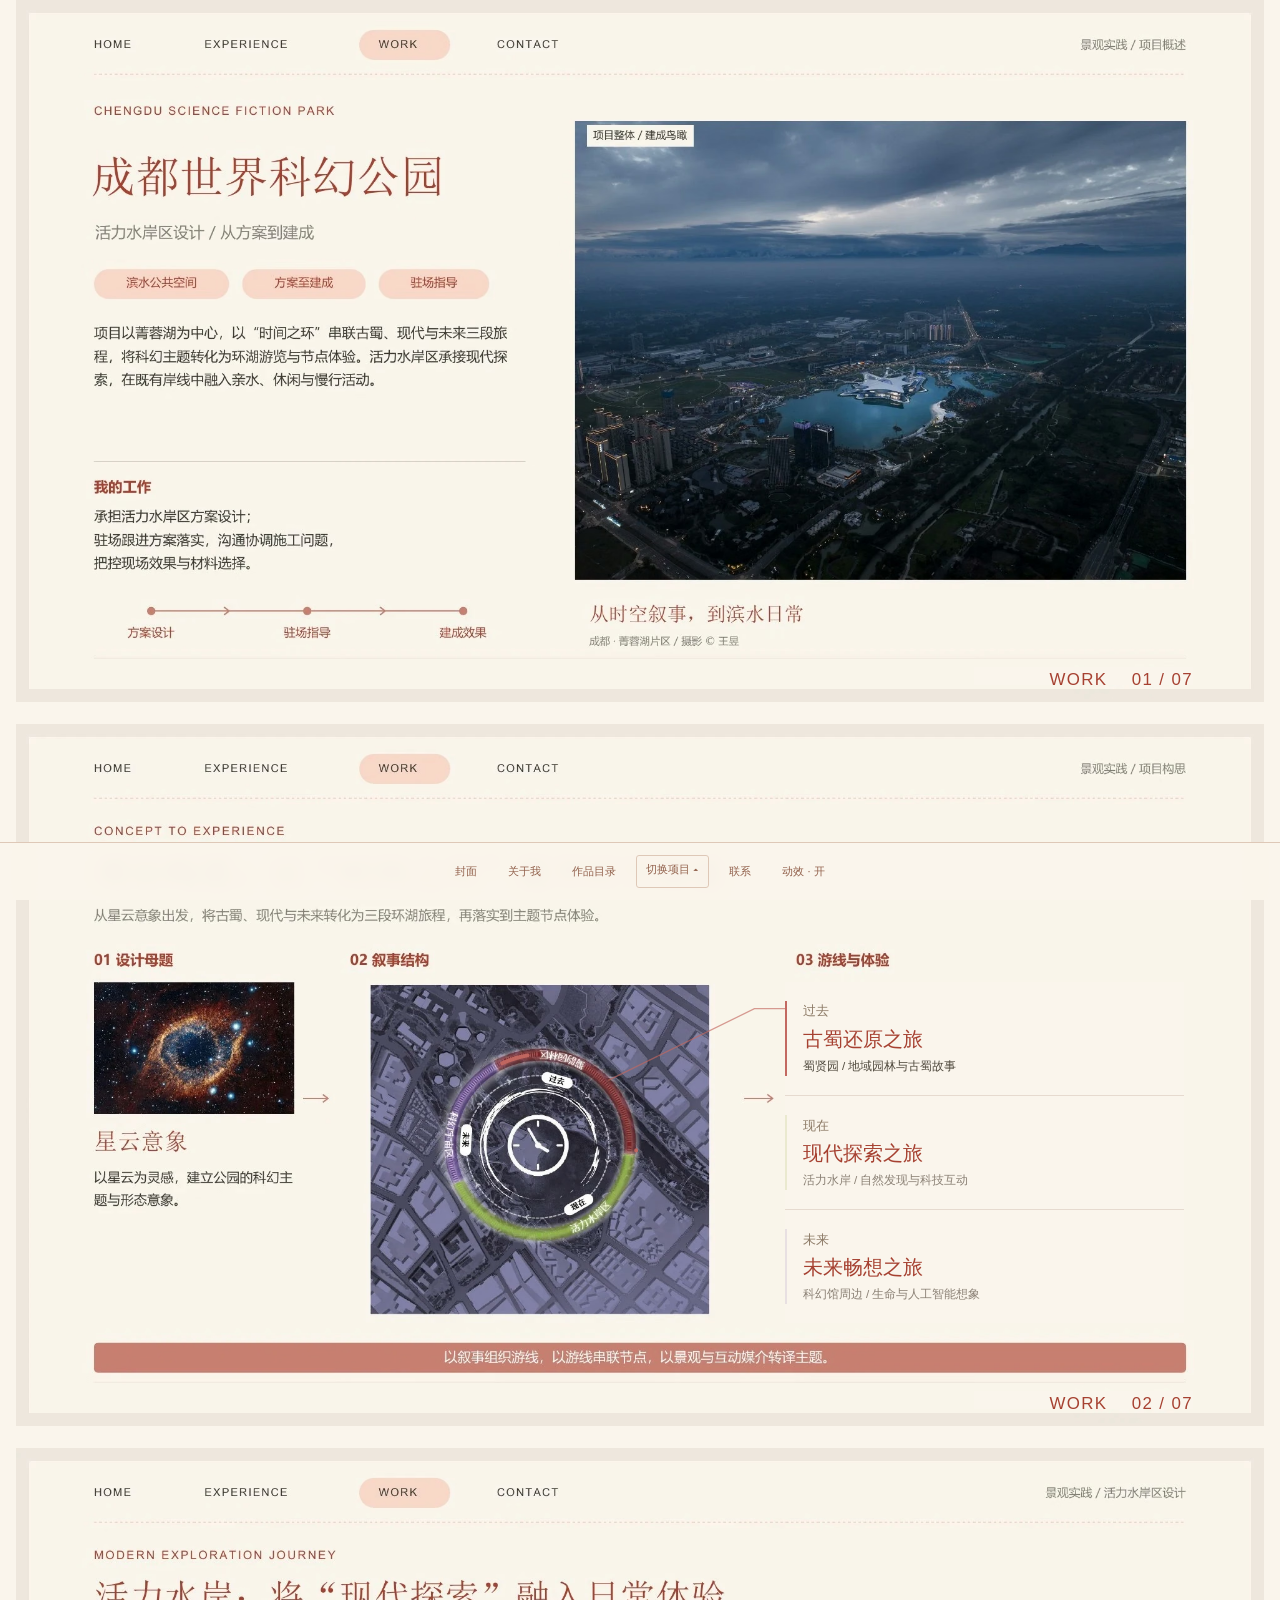
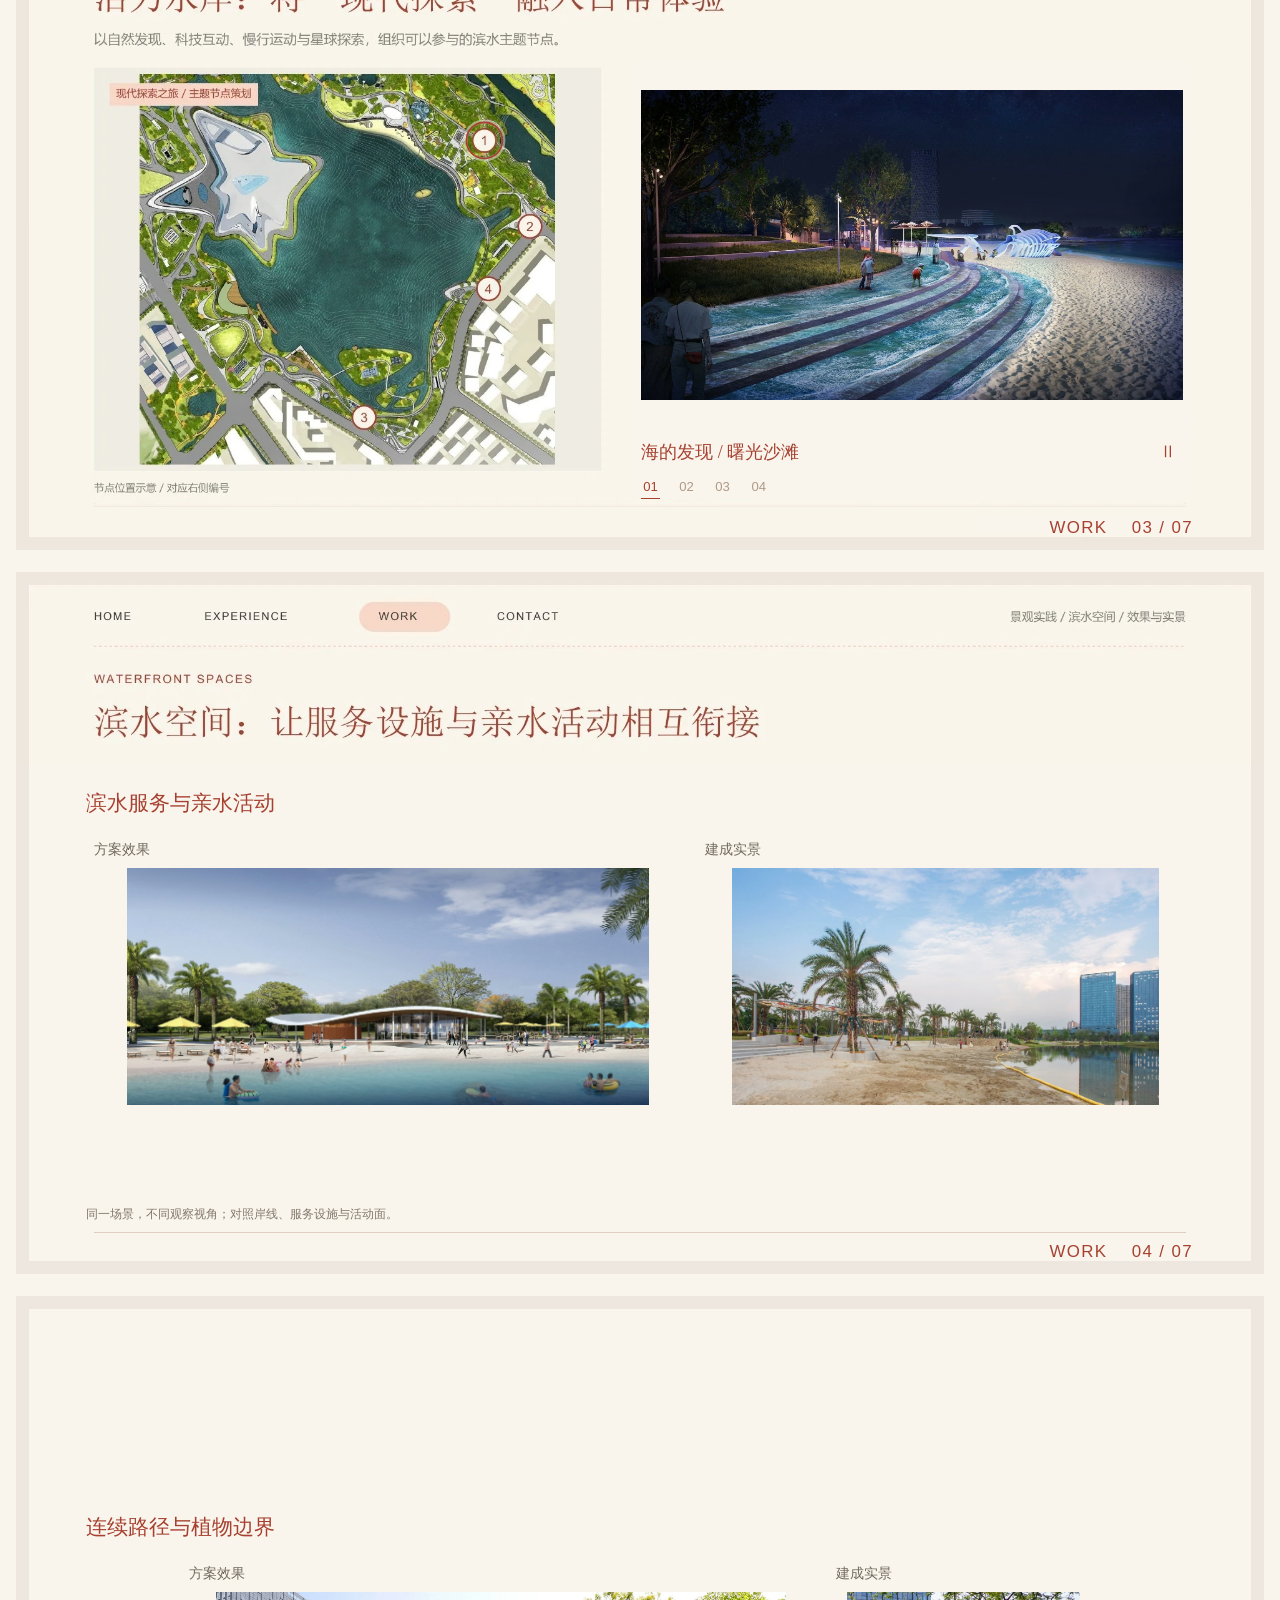
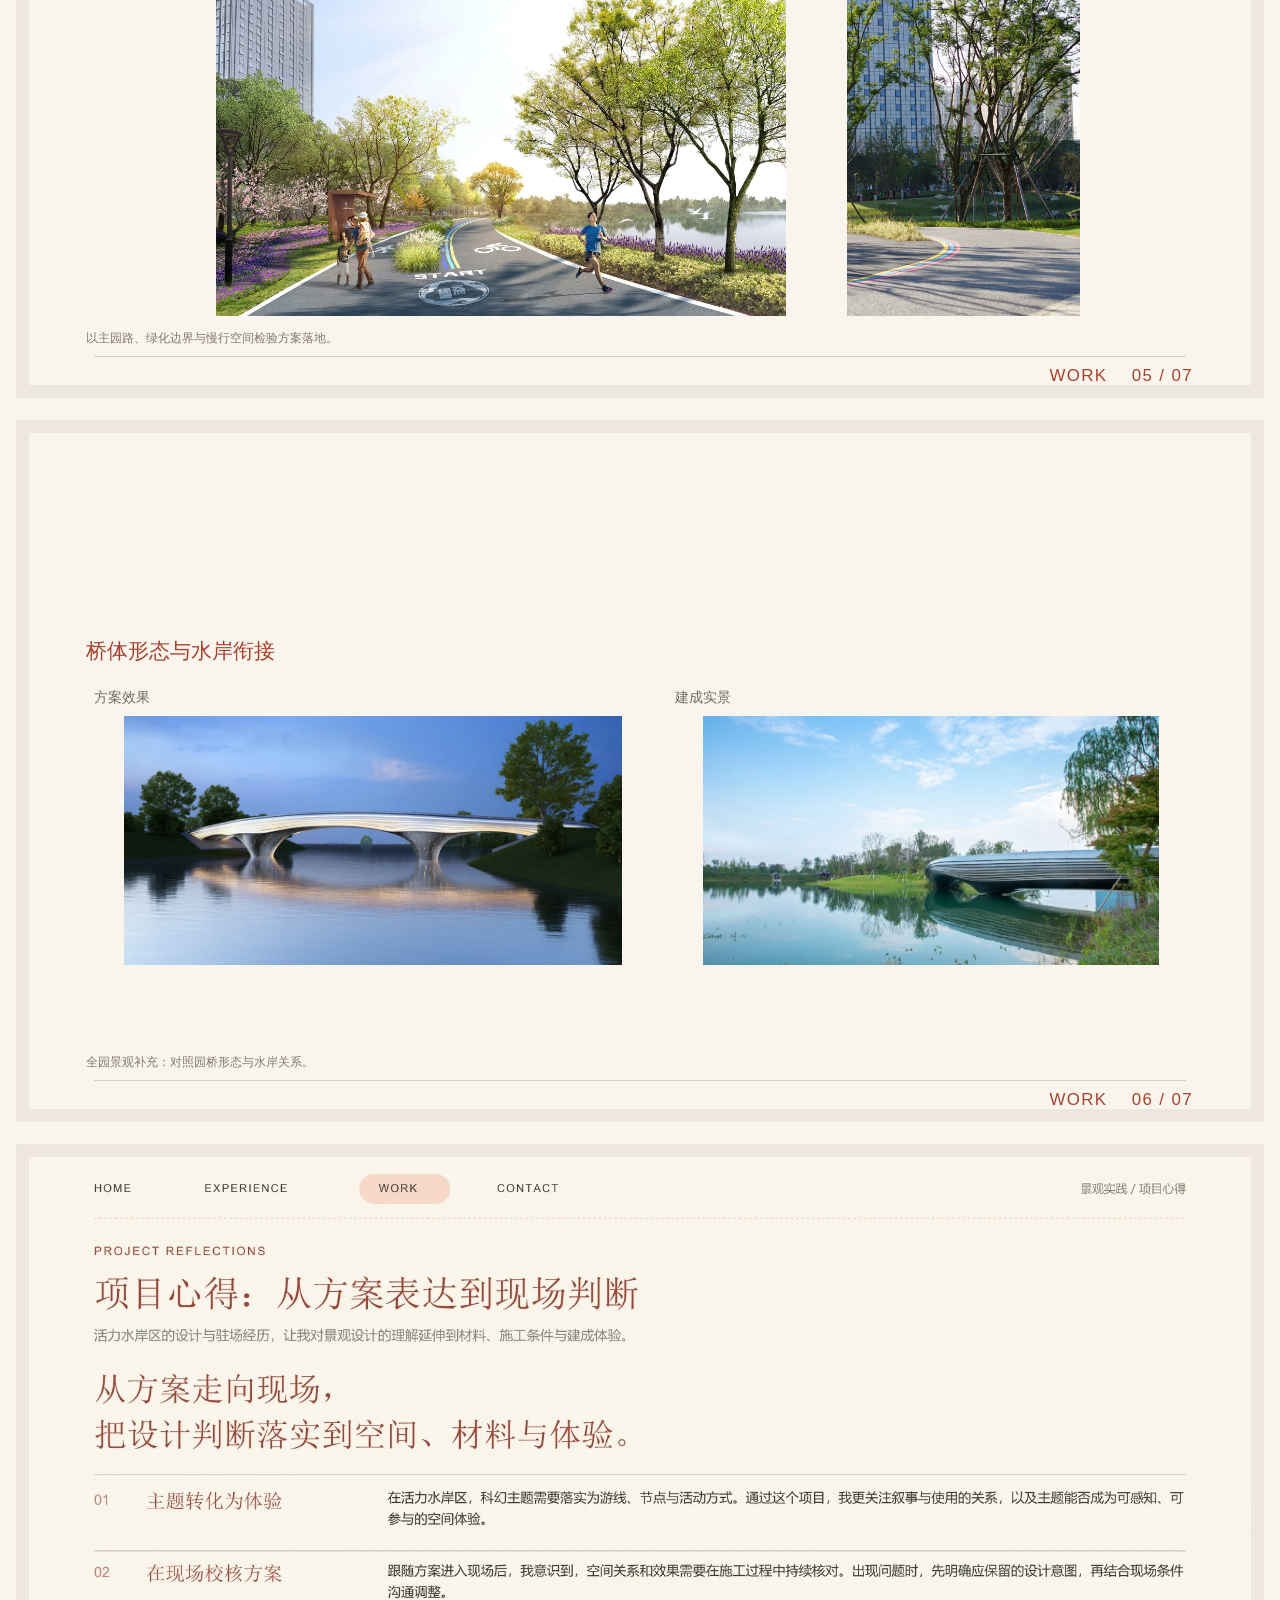
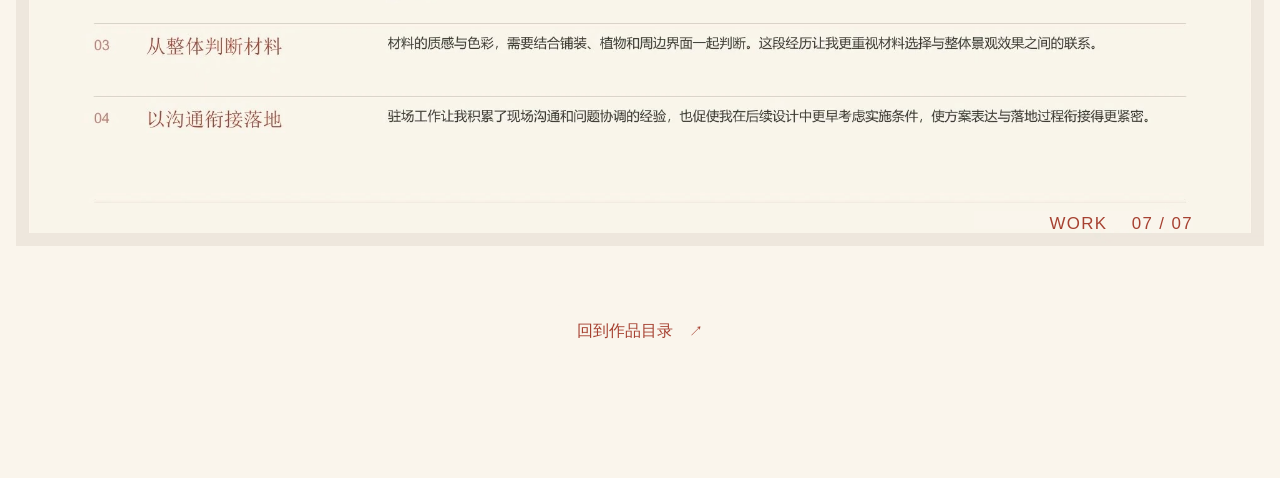
<file: projects/scifi.html>
<!doctype html><html lang="zh-CN"><head><meta charset="utf-8"><meta name="viewport" content="width=device-width,initial-scale=1"><meta name="theme-color" content="#faf5ec"><meta name="description" content="陈姝婕的景观设计作品集。"><title>成都科幻公园 · 从方案到建成 · 陈姝婕作品集</title><link rel="icon" href="../favicon.svg"><link rel="stylesheet" href="../style.css?v=20261108-no-project-cord"><link rel="stylesheet" href="../interactive.css?v=20261108-no-project-cord"><link rel="stylesheet" href="../yarn.css?v=20261108-no-project-cord"><link rel="stylesheet" href="../opening.css?v=20261108-no-project-cord"><link rel="stylesheet" href="../pullcord.css?v=20261108-no-project-cord"><link rel="stylesheet" href="../local-scenes.css?v=20261108-no-project-cord"><script src="../yarn-boot.js?v=20261108-no-project-cord"></script><script src="../opening-boot.js?v=20261108-no-project-cord"></script><script src="../app.js?v=20261108-no-project-cord" defer></script><script src="../interactive.js?v=20261108-no-project-cord" defer></script><script src="../yarn.js?v=20261108-no-project-cord" defer></script><script src="../opening.js?v=20261108-no-project-cord" defer></script><script src="../pink-wool.js?v=20261108-no-project-cord" defer></script><script src="../pullcord.js?v=20261108-no-project-cord" defer></script><script src="../local-scenes.js?v=20261108-no-project-cord" defer></script></head><body data-journey-kind="project" data-journey-project="scifi"><script id="journey-data" type="application/json">{"kind": "project", "project": "scifi", "heroes": {"luyi": {"src": "assets/interactive/luyi-full-scroll.avif", "preview": "assets/yarn-v3/preview-luyi.avif", "pageSrc": "assets/pages/p06.avif", "rect": [0.4283621855444963, 0.0, 0.571649069757675, 1.0]}, "jd": {"src": "assets/interactive/p13-00.avif", "preview": "assets/yarn-v3/preview-jd.avif", "pageSrc": "assets/pages/p13.avif", "rect": [0.4427083333333333, 0.3431307777777778, 0.4947916666666667, 0.49522000000000005]}, "scifi": {"src": "assets/interactive/p19-00.avif", "preview": "assets/yarn-v3/preview-scifi.avif", "pageSrc": "assets/pages/p19.avif", "rect": [0.4479166666666667, 0.17296296296296299, 0.4895833333333333, 0.6522222222222223]}, "eastlake": {"src": "assets/interactive/eastlake-ink.avif", "preview": "assets/yarn-v3/preview-eastlake.avif", "pageSrc": "assets/pages/p27.avif", "rect": [0.5520833333333334, 0.23703703703703705, 0.38958333333333334, 0.587037037037037]}, "ai": {"src": "assets/interactive/p33-00.avif", "preview": "assets/yarn-v3/preview-ai.avif", "pageSrc": "assets/pages/p33.avif", "rect": [0.4351074814161522, 0.13422182945515443, 0.5207388492713452, 0.49650191830286616]}, "jinghu": {"src": "assets/interactive/p39-00.avif", "preview": "assets/yarn-v3/preview-jinghu.avif", "pageSrc": "assets/pages/p39.avif", "rect": [0.43509688799294444, 0.13422181045029635, 0.2805347948427198, 0.5523286890211311]}}}</script><main id="main" class="document-view" data-total="7"><h1 class="sr-only">成都科幻公园 · 从方案到建成</h1><figure class="art-page" id="page-1" data-page="1" data-original-page="19"><div class="page-art"><img class="original-page" src="../assets/pages/p19.avif" width="2000" height="1125" alt="HOME EXPERIENCE WORK CONTACT 景观实践 / 项目概述 WORK   01 / 08 CHENGDU SCIENCE FICTION PARK 成都世界科幻公园 活力水岸区设计 / 从方案到建成 滨水公共空间 方案至建成 驻场指导 项目以菁蓉湖为中心，以“时间之环”串联古蜀、现代与未来三段旅 程，将科幻主题转化为环湖游览与节点体验。活力水岸区承接现代探 索，在既有岸线中融入亲水、休闲与慢行活动。 我的工作 承担活力水岸区方案设计； 驻场跟进方案落实，沟通协调施工问题， 把控现场效果与材料选" loading="eager" decoding="async" draggable="false"><a class="native-link" href="../index.html" aria-label="HOME" style="left:5.416666666666667%;top:4.370151203703703%;width:4.635416666666667%;height:4.166666666666666%"></a><a class="native-link" href="../index.html#resume" aria-label="EXPERIENCE" style="left:14.270833333333332%;top:4.370151203703703%;width:8.311817499999998%;height:4.166666666666666%"></a><a class="native-link" href="../works.html" aria-label="WORK" style="left:28.229166666666668%;top:4.370151203703703%;width:4.7335562499999995%;height:4.166666666666666%"></a><a class="native-link" href="../contact.html" aria-label="CONTACT" style="left:37.708333333333336%;top:4.370151203703703%;width:6.570892499999998%;height:4.166666666666666%"></a><a class="scene-hit" href="../assets/interactive/p19-00.avif" data-scene="video" data-caption="科幻公园 · 项目视频" style="left:44.79167%;top:17.29630%;width:48.95833%;height:65.22222%" aria-label="科幻公园 · 项目视频，放大查看" data-video="assets/science-fiction-park.mp4"></a><span class="page-count" style="font-size:1.354cqw">WORK　 01 / 07</span></div></figure><figure class="art-page" id="page-2" data-page="2" data-original-page="20"><div class="page-art"><img class="original-page" src="../assets/pages/p20.avif" width="2000" height="1125" alt="HOME EXPERIENCE WORK CONTACT 景观实践 / 项目构思 WORK   02 / 08 CONCEPT TO EXPERIENCE 项目构思：以“时间之环”展开时空探索 从星云意象出发，将古蜀、现代与未来转化为三段环湖旅程，再落实到主题节点体验。 01 设计母题 星云意象 以星云为灵感，建立公园的科幻主 题与形态意象。 02 叙事结构  03 游线与体验 过去 古蜀还原之旅 蜀贤园 / 地域园林与古蜀故事 现在 现代探索之旅 活力水岸 / 自然发现与科技互动 未来 未来畅想之旅 科幻馆周边 " loading="lazy" decoding="async" draggable="false"><a class="native-link" href="../index.html" aria-label="HOME" style="left:5.416666666666667%;top:4.370151203703703%;width:4.635416666666667%;height:4.166666666666666%"></a><a class="native-link" href="../index.html#resume" aria-label="EXPERIENCE" style="left:14.270833333333332%;top:4.370151203703703%;width:8.311817499999998%;height:4.166666666666666%"></a><a class="native-link" href="../works.html" aria-label="WORK" style="left:28.229166666666668%;top:4.370151203703703%;width:4.7335562499999995%;height:4.166666666666666%"></a><a class="native-link" href="../contact.html" aria-label="CONTACT" style="left:37.708333333333336%;top:4.370151203703703%;width:6.570892499999998%;height:4.166666666666666%"></a><div class="route-experience" data-active="0"><svg class="route-lines" viewBox="0 0 960 540" aria-hidden="true"><g data-route-line="0" class="active" style="--route-color:#c36961"><path class="route-trace" d="M 374 261 A 72 72 0 0 1 477 328" pathLength="100"/><path class="route-connector" d="M 456 274 L 568 219 L 610 219"/></g><g data-route-line="1" class="" style="--route-color:#a8b95d"><path class="route-trace" d="M 477 328 A 72 72 0 0 1 355 376" pathLength="100"/><path class="route-connector" d="M 467 362 L 560 317 L 610 317"/></g><g data-route-line="2" class="" style="--route-color:#a28cbb"><path class="route-trace" d="M 355 376 A 72 72 0 0 1 374 261" pathLength="100"/><path class="route-connector" d="M 339 347 L 549 414 L 610 414"/></g></svg><div class="route-copy" role="group" aria-label="三段环湖游线"><button type="button" class="route-choice active" data-route="0" aria-pressed="true" style="--route-color:#c36961"><span>过去</span><strong>古蜀还原之旅</strong><small>蜀贤园 / 地域园林与古蜀故事</small></button><button type="button" class="route-choice " data-route="1" aria-pressed="false" style="--route-color:#a8b95d"><span>现在</span><strong>现代探索之旅</strong><small>活力水岸 / 自然发现与科技互动</small></button><button type="button" class="route-choice " data-route="2" aria-pressed="false" style="--route-color:#a28cbb"><span>未来</span><strong>未来畅想之旅</strong><small>科幻馆周边 / 生命与人工智能想象</small></button></div></div><span class="page-count" style="font-size:1.354cqw">WORK　 02 / 07</span></div></figure><figure class="art-page" id="page-3" data-page="3" data-original-page="21"><div class="page-art"><img class="original-page" src="../assets/pages/p21.avif" width="2000" height="1125" alt="HOME EXPERIENCE WORK CONTACT 景观实践 / 活力水岸区设计 WORK   03 / 08 MODERN EXPLORATION JOURNEY 活力水岸：将“现代探索”融入日常体验 以自然发现、科技互动、慢行运动与星球探索，组织可以参与的滨水主题节点。 现代探索之旅 / 主题节点策划 1 2 3 4 01 海的发现 / 曙光沙滩 02 星宿奥秘  03 星球探索 04 人类进步 / 环湖慢行 节点位置示意 / 对应右侧编号 深化方案意向：以景观场地承载主题内容" loading="lazy" decoding="async" draggable="false"><a class="native-link" href="../index.html" aria-label="HOME" style="left:5.416666666666667%;top:4.370151203703703%;width:4.635416666666667%;height:4.166666666666666%"></a><a class="native-link" href="../index.html#resume" aria-label="EXPERIENCE" style="left:14.270833333333332%;top:4.370151203703703%;width:8.311817499999998%;height:4.166666666666666%"></a><a class="native-link" href="../works.html" aria-label="WORK" style="left:28.229166666666668%;top:4.370151203703703%;width:4.7335562499999995%;height:4.166666666666666%"></a><a class="native-link" href="../contact.html" aria-label="CONTACT" style="left:37.708333333333336%;top:4.370151203703703%;width:6.570892499999998%;height:4.166666666666666%"></a><div class="waterfront-map-nodes" style="left:9.94792%;top:32.22222%;width:33.22917%;height:55.55556%"><a class="waterfront-node active" href="../assets/interactive/p21-01.avif" data-node-slide="0" aria-label="1 海的发现 / 曙光沙滩" style="left:83%;top:17%"></a><a class="waterfront-node " href="../assets/interactive/p21-02.avif" data-node-slide="1" aria-label="2 星宿奥秘" style="left:94%;top:39%"></a><a class="waterfront-node " href="../assets/interactive/p21-03.avif" data-node-slide="2" aria-label="3 星球探索" style="left:54%;top:91%"></a><a class="waterfront-node " href="../assets/interactive/p21-04.avif" data-node-slide="3" aria-label="4 人类进步 / 环湖慢行" style="left:86%;top:56%"></a></div><div class="waterfront-carousel" data-current="0" aria-label="活力水岸四个主题场景"><div class="waterfront-images"><a class="waterfront-slide" href="../assets/interactive/p21-01.avif" data-scene="photo" data-caption="海的发现 / 曙光沙滩" data-slide="0" ><img src="../assets/interactive/p21-01.avif" alt="海的发现 / 曙光沙滩" loading="lazy"></a><a class="waterfront-slide" href="../assets/interactive/p21-02.avif" data-scene="photo" data-caption="星宿奥秘" data-slide="1" hidden><img src="../assets/interactive/p21-02.avif" alt="星宿奥秘" loading="lazy"></a><a class="waterfront-slide" href="../assets/interactive/p21-03.avif" data-scene="photo" data-caption="星球探索" data-slide="2" hidden><img src="../assets/interactive/p21-03.avif" alt="星球探索" loading="lazy"></a><a class="waterfront-slide" href="../assets/interactive/p21-04.avif" data-scene="photo" data-caption="人类进步 / 环湖慢行" data-slide="3" hidden><img src="../assets/interactive/p21-04.avif" alt="人类进步 / 环湖慢行" loading="lazy"></a></div><div class="waterfront-caption"><span data-slide-caption>海的发现 / 曙光沙滩</span><button type="button" class="slide-play" aria-label="暂停效果图轮播" aria-pressed="true">Ⅱ</button></div><div class="slide-index"><button type="button" data-slide-to="0" class="slide-dot active" aria-label="01 海的发现 / 曙光沙滩" aria-pressed="true">01</button><button type="button" data-slide-to="1" class="slide-dot " aria-label="02 星宿奥秘" aria-pressed="false">02</button><button type="button" data-slide-to="2" class="slide-dot " aria-label="03 星球探索" aria-pressed="false">03</button><button type="button" data-slide-to="3" class="slide-dot " aria-label="04 人类进步 / 环湖慢行" aria-pressed="false">04</button></div></div><span class="page-count" style="font-size:1.354cqw">WORK　 03 / 07</span></div></figure><figure class="art-page" id="page-4" data-page="4" data-original-page="23"><div class="page-art comparison-sheet " style="--sheet-w:960.0;--sheet-h:540.0;--source-ratio:1.7777777777777777;--header-end:27.40740740740741%;"><img class="comparison-header" src="../assets/pages/p23.avif" width="2000" height="1125" alt="成都科幻公园 · 05" loading="lazy" decoding="async" draggable="false"><a class="native-link" href="../index.html" aria-label="HOME" style="left:5.416666666666667%;top:4.370151203703703%;width:4.635416666666667%;height:4.166666666666666%"></a><a class="native-link" href="../index.html#resume" aria-label="EXPERIENCE" style="left:14.270833333333332%;top:4.370151203703703%;width:8.311817499999998%;height:4.166666666666666%"></a><a class="native-link" href="../works.html" aria-label="WORK" style="left:28.229166666666668%;top:4.370151203703703%;width:4.7335562499999995%;height:4.166666666666666%"></a><a class="native-link" href="../contact.html" aria-label="CONTACT" style="left:37.708333333333336%;top:4.370151203703703%;width:6.570892499999998%;height:4.166666666666666%"></a><h2 class="pair-title" style="left:5.625%;top:30.555555555555557%;font-size:1.6666666666666667cqw">滨水服务与亲水活动</h2><div class="evidence-pair" style="left:6.25000%;top:37.96296%;width:87.50000%;height:37.99381%;grid-template-columns:2.202913631633715fr 1.8035866780529461fr;gap:1.875cqw"><div class="evidence-view"><span>方案效果</span><a href="../assets/interactive/p23-00.avif" data-scene="photo" data-caption="滨水服务与亲水活动 / 方案效果"><img src="../assets/interactive/p23-00.avif" alt="方案效果 · 滨水服务与亲水活动" loading="lazy"></a></div><div class="evidence-view"><span>建成实景</span><a href="../assets/interactive/p23-01.avif" data-scene="photo" data-caption="滨水服务与亲水活动 / 建成实景"><img src="../assets/interactive/p23-01.avif" alt="建成实景 · 滨水服务与亲水活动" loading="lazy"></a></div></div><p class="pair-caption" style="left:5.625%;right:5.625%;top:90.0%;font-size:0.9583333333333333cqw">同一场景，不同观察视角；对照岸线、服务设施与活动面。</p><div class="pair-footer-rule"></div><span class="page-count" style="font-size:1.354cqw">WORK　 04 / 07</span></div></figure><figure class="art-page" id="page-5" data-page="5" data-original-page="24"><div class="page-art comparison-sheet " style="--sheet-w:960.0;--sheet-h:540.0;--source-ratio:1.7777777777777777;--header-end:27.40740740740741%;"><img class="comparison-header" src="../assets/pages/p24.avif" width="2000" height="1125" alt="成都科幻公园 · 06" loading="lazy" decoding="async" draggable="false"><a class="native-link" href="../index.html" aria-label="HOME" style="left:5.416666666666667%;top:4.370151203703703%;width:4.635416666666667%;height:4.166666666666666%"></a><a class="native-link" href="../index.html#resume" aria-label="EXPERIENCE" style="left:14.270833333333332%;top:4.370151203703703%;width:8.311817499999998%;height:4.166666666666666%"></a><a class="native-link" href="../works.html" aria-label="WORK" style="left:28.229166666666668%;top:4.370151203703703%;width:4.7335562499999995%;height:4.166666666666666%"></a><a class="native-link" href="../contact.html" aria-label="CONTACT" style="left:37.708333333333336%;top:4.370151203703703%;width:6.570892499999998%;height:4.166666666666666%"></a><h2 class="pair-title" style="left:5.625%;top:30.555555555555557%;font-size:1.6666666666666667cqw">连续路径与植物边界</h2><div class="evidence-pair" style="left:13.89331%;top:37.96296%;width:72.21338%;height:50.37037%;grid-template-columns:1.7621145374449338fr 0.7204166666666667fr;gap:1.875cqw"><div class="evidence-view"><span>方案效果</span><a href="../assets/interactive/p24-00.avif" data-scene="photo" data-caption="连续路径与植物边界 / 方案效果"><img src="../assets/interactive/p24-00.avif" alt="方案效果 · 连续路径与植物边界" loading="lazy"></a></div><div class="evidence-view"><span>建成实景</span><a href="../assets/interactive/p24-01.avif" data-scene="photo" data-caption="连续路径与植物边界 / 建成实景"><img src="../assets/interactive/p24-01.avif" alt="建成实景 · 连续路径与植物边界" loading="lazy"></a></div></div><p class="pair-caption" style="left:5.625%;right:5.625%;top:90.0%;font-size:0.9583333333333333cqw">以主园路、绿化边界与慢行空间检验方案落地。</p><div class="pair-footer-rule"></div><span class="page-count" style="font-size:1.354cqw">WORK　 05 / 07</span></div></figure><figure class="art-page" id="page-6" data-page="6" data-original-page="25"><div class="page-art comparison-sheet " style="--sheet-w:960.0;--sheet-h:540.0;--source-ratio:1.7777777777777777;--header-end:27.40740740740741%;"><img class="comparison-header" src="../assets/pages/p25.avif" width="2000" height="1125" alt="成都科幻公园 · 07" loading="lazy" decoding="async" draggable="false"><a class="native-link" href="../index.html" aria-label="HOME" style="left:5.416666666666667%;top:4.370151203703703%;width:4.635416666666667%;height:4.166666666666666%"></a><a class="native-link" href="../index.html#resume" aria-label="EXPERIENCE" style="left:14.270833333333332%;top:4.370151203703703%;width:8.311817499999998%;height:4.166666666666666%"></a><a class="native-link" href="../works.html" aria-label="WORK" style="left:28.229166666666668%;top:4.370151203703703%;width:4.7335562499999995%;height:4.166666666666666%"></a><a class="native-link" href="../contact.html" aria-label="CONTACT" style="left:37.708333333333336%;top:4.370151203703703%;width:6.570892499999998%;height:4.166666666666666%"></a><h2 class="pair-title" style="left:5.625%;top:30.555555555555557%;font-size:1.6666666666666667cqw">桥体形态与水岸衔接</h2><div class="evidence-pair" style="left:6.25000%;top:37.96296%;width:87.50000%;height:39.72154%;grid-template-columns:2.0fr 1.8322337417530632fr;gap:1.875cqw"><div class="evidence-view"><span>方案效果</span><a href="../assets/interactive/p25-00.avif" data-scene="photo" data-caption="桥体形态与水岸衔接 / 方案效果"><img src="../assets/interactive/p25-00.avif" alt="方案效果 · 桥体形态与水岸衔接" loading="lazy"></a></div><div class="evidence-view"><span>建成实景</span><a href="../assets/interactive/p25-01.avif" data-scene="photo" data-caption="桥体形态与水岸衔接 / 建成实景"><img src="../assets/interactive/p25-01.avif" alt="建成实景 · 桥体形态与水岸衔接" loading="lazy"></a></div></div><p class="pair-caption" style="left:5.625%;right:5.625%;top:90.0%;font-size:0.9583333333333333cqw">全园景观补充：对照园桥形态与水岸关系。</p><div class="pair-footer-rule"></div><span class="page-count" style="font-size:1.354cqw">WORK　 06 / 07</span></div></figure><figure class="art-page" id="page-7" data-page="7" data-original-page="26"><div class="page-art"><img class="original-page" src="../assets/pages/p26.avif" width="2000" height="1125" alt="HOME EXPERIENCE WORK CONTACT 景观实践 / 项目心得 WORK   08 / 08 PROJECT REFLECTIONS 项目心得：从方案表达到现场判断 活力水岸区的设计与驻场经历，让我对景观设计的理解延伸到材料、施工条件与建成体验。 从方案走向现场， 把设计判断落实到空间、材料与体验。 01 主题转化为体验 在活力水岸区，科幻主题需要落实为游线、节点与活动方式。通过这个项目，我更关注叙事与使用的关系，以及主题能否成为可感知、可 参与的空间体验。 02 在现场校核方案 跟随方案进入现场" loading="lazy" decoding="async" draggable="false"><a class="native-link" href="../index.html" aria-label="HOME" style="left:5.416666666666667%;top:4.370151203703703%;width:4.635416666666667%;height:4.166666666666666%"></a><a class="native-link" href="../index.html#resume" aria-label="EXPERIENCE" style="left:14.270833333333332%;top:4.370151203703703%;width:8.311817499999998%;height:4.166666666666666%"></a><a class="native-link" href="../works.html" aria-label="WORK" style="left:28.229166666666668%;top:4.370151203703703%;width:4.7335562499999995%;height:4.166666666666666%"></a><a class="native-link" href="../contact.html" aria-label="CONTACT" style="left:37.708333333333336%;top:4.370151203703703%;width:6.570892499999998%;height:4.166666666666666%"></a><span class="page-count" style="font-size:1.354cqw">WORK　 07 / 07</span></div></figure><footer class="journey-outro"><a class="journey-return" href="../works.html" data-journey-return>回到作品目录 <span aria-hidden="true">↗</span></a></footer></main><nav class="reader-tools" aria-label="作品集导航"><a class="tool" href="../index.html">封面</a><a class="tool" href="../index.html#resume">关于我</a><a class="tool" href="../works.html">作品目录</a><details class="chapter-menu"><summary>切换项目 ▴</summary><div class="chapter-links"><a href="../projects/luyi.html">鹿邑规划</a><a href="../projects/jd.html">京东庭院</a><a href="../projects/scifi.html">成都科幻公园</a><a href="../projects/eastlake.html">绍兴东湖</a><a href="../projects/jinghu.html">镜湖标识设计</a><a href="../projects/ai.html">AI表达与策划</a></div></details><a class="tool" href="../contact.html">联系</a><button class="tool" id="motion-toggle" type="button" aria-pressed="true">动效 · 开</button></nav><dialog id="scene-dialog" aria-label="放大查看作品"><header class="scene-toolbar"><h2 id="scene-title"></h2><button id="scene-back" class="tool" type="button" hidden>← 总图</button><button id="scene-fit" class="tool" type="button">原尺寸</button><button id="scene-close" class="tool" type="button" aria-label="关闭">×</button></header><p id="scene-note" hidden></p><div id="scene-stage" class="scene-stage"></div></dialog></body></html>
</file>
<file: style.css>
/* Original portfolio paper, typography and continuous reading. */
:root{--paper:#faf5ec;--red:#a64131;--ink:#51473c;--line:#dec8b7;--pink:#f8d7c8}*{box-sizing:border-box}html{scroll-behavior:smooth;scroll-padding-top:12px}html,body{margin:0;min-height:100%;background:var(--paper);color:var(--ink);font-family:'Microsoft YaHei','PingFang SC',Arial,sans-serif}body{padding-bottom:76px;transition:background .65s}a{color:inherit;text-decoration:none}button{font:inherit;color:inherit;cursor:pointer}a,button,summary{touch-action:manipulation}a:focus-visible,button:focus-visible,summary:focus-visible{outline:2px solid var(--red);outline-offset:3px}[hidden]{display:none!important}main{width:100%;margin:auto}.document-view{max-width:1440px;padding:0 16px}.cover-view{max-width:1672px}.art-page{margin:0 auto 22px;width:100%;scroll-margin-top:12px}.page-art{position:relative;line-height:0;container-type:inline-size}.original-page{display:block;width:100%;height:auto;user-select:none}.native-link{position:absolute;display:block;z-index:5}.native-link:focus-visible{background:#f8d7c844}.page-count{position:absolute;z-index:4;right:5.7%;bottom:2.45%;width:17.5%;height:2.6%;background:var(--paper);color:var(--red);font-family:Arial,sans-serif;font-weight:400;letter-spacing:.08em;text-align:right;line-height:1.5}.reader-tools{position:fixed;bottom:0;left:0;right:0;z-index:20;min-height:58px;display:flex;justify-content:center;align-items:center;gap:9px;padding:8px 16px;border-top:1px solid var(--line);background:#faf5ecf5;backdrop-filter:blur(8px);font-size:11px}.tool{display:inline-flex;align-items:center;justify-content:center;min-height:33px;background:none;border:1px solid transparent;border-radius:3px;padding:5px 10px;color:#91604b;white-space:nowrap}.tool:hover{background:var(--pink)}.chapter-menu{position:relative}.chapter-menu summary{cursor:pointer;padding:6px 9px;color:#91604b;border:1px solid var(--line);border-radius:3px;list-style:none;min-height:33px}.chapter-menu summary::-webkit-details-marker{display:none}.chapter-links{position:absolute;bottom:calc(100% + 12px);left:50%;transform:translateX(-50%);background:var(--paper);border:1px solid var(--line);box-shadow:0 5px 22px #674b2822;min-width:215px;padding:8px;max-height:65vh;overflow:auto}.chapter-links a{display:block;padding:8px 13px;white-space:nowrap;line-height:1.7}.chapter-links a:hover{background:var(--pink)}.sr-only{position:absolute;width:1px;height:1px;padding:0;margin:-1px;overflow:hidden;clip:rect(0,0,0,0);white-space:nowrap;border:0}dialog{border:0;padding:0;background:var(--paper);color:var(--ink);max-width:none;max-height:none;width:calc(100vw - 36px);height:calc(100dvh - 36px);box-shadow:0 20px 90px #0005}dialog::backdrop{background:#252720e8}body:has(dialog[open]){overflow:hidden}@media(max-width:760px){body{padding-bottom:103px}.document-view{padding:0 6px}.art-page{margin-bottom:14px}.reader-tools{flex-wrap:wrap;gap:3px 5px;padding:6px 8px;min-height:90px;font-size:10px}.tool{padding:4px 7px;min-height:31px}.chapter-menu summary{min-height:31px}dialog{width:100vw;height:100dvh;margin:0}.original-page{touch-action:pan-x pan-y pinch-zoom}}@media(prefers-reduced-motion:reduce){html{scroll-behavior:auto}*{transition:none!important}}

.contact-yarn-mask{position:absolute;z-index:3;left:65%;top:19%;width:31%;height:30%;background:#fbf5e7;pointer-events:none}
</file>
<file: interactive.css>
/* V2: every effect is placed in its original scene, with no decorative actors. */
.cover-ball-patch{position:absolute;inset:0;pointer-events:none;mask-image:radial-gradient(ellipse 6.7% 10% at 92.9% 84.8%,#000 63%,transparent 100%)}.cover-ball-patch img{width:100%;height:100%}.yarn-link{position:absolute;left:88.5%;top:77%;width:8.5%;aspect-ratio:1;z-index:4;transform:translate(var(--ball-x,0px),var(--ball-y,0px));will-change:transform}.yarn-link img{display:block;width:100%;height:100%;object-fit:contain;transform:rotate(var(--ball-turn,0deg)) scale(var(--ball-scale,1));filter:drop-shadow(1px 4px 3px #74523c29)}.yarn-link:focus-visible{border-radius:50%}.night-scene{position:absolute;inset:0;opacity:0;pointer-events:none;transition:opacity .7s;background:#091b3d}.night-scene>.original-page,.night-type{position:absolute;inset:0;display:block;width:100%;height:100%;object-fit:fill}.intro-art.is-night .night-scene{opacity:1}.lamp-switch{position:absolute;left:38%;top:23%;width:11%;height:19%;z-index:4;background:none;border:0;border-radius:30%}.lamp-switch:hover{box-shadow:0 0 22px #f8d5a52b}.night-active{background:#0a1c3b}.night-active .reader-tools{background:#102442f5;border-color:#36455f}.night-active .reader-tools .tool,.night-active summary{color:#d7dce7}.night-active .reader-tools .tool:hover{background:#273b56}.flower-seed{position:absolute;width:3.3%;aspect-ratio:1;transform:translate(-50%,-50%) rotate(var(--flower-angle));border:0;background:transparent;z-index:3;padding:0}.flower-seed img{width:100%;height:100%;object-fit:contain;opacity:0;transform:scale(.35);transition:transform 1.1s cubic-bezier(.17,.65,.28,1.25),opacity .6s;transform-origin:45% 70%}.flower-seed.is-open img{opacity:1;transform:scale(1)}.branch-blossom{position:absolute;width:2.7%;aspect-ratio:1;z-index:3;pointer-events:none;transform:translate(-50%,-50%);animation:branch-open 1.5s both}.branch-blossom img{width:100%;height:100%;object-fit:contain;transform:rotate(var(--flower-angle,-20deg))}@keyframes branch-open{from{opacity:0;scale:.2}to{opacity:1;scale:1}}
/* Directory: six independent original-texture frames and adjacent labels. */
.works-title{position:absolute;width:1px;height:1px;overflow:hidden;clip-path:inset(50%);white-space:nowrap}.works-room{position:relative;aspect-ratio:2000/1126;container-type:inline-size;background:#faf3e9;overflow:hidden}.works-original{position:absolute;inset:0;clip-path:inset(12% 50% 0 0);mask-image:linear-gradient(to right,#000 0 43%,transparent 49%);pointer-events:none}.works-original img{width:100%;height:100%}.works-nav{position:absolute;left:31%;right:25%;top:5%;display:flex;align-items:center;justify-content:space-between;gap:2%;font:1.16cqw Arial,sans-serif;letter-spacing:.09em}.works-nav a{padding:.6em 1.5em}.works-nav [aria-current]{background:#f8d7c8;border-radius:30px}.project-catalog{position:absolute;left:47%;right:3%;top:19%;bottom:8%;display:grid;grid-template-columns:1fr 1fr;grid-template-rows:repeat(3,1fr);gap:1.7% 2.5%}.project-card{min-width:0;display:grid;grid-template-columns:58% 42%;align-items:center;gap:0;border-radius:8px}.wool-frame{position:relative;display:block;width:100%;aspect-ratio:290/201;transform:rotate(-3deg);transition:transform .25s}.project-card:nth-child(even) .wool-frame{transform:rotate(3deg)}.project-card:hover .wool-frame,.project-card:focus-visible .wool-frame{transform:rotate(0deg) translateY(-3px)}.project-hero{position:absolute;left:14.8%;top:20.9%;width:67.2%;height:63.2%;object-fit:cover;border-radius:9%;background:var(--paper)}.project-card:last-child .project-hero{object-fit:cover;object-position:center 60%}.frame-texture{position:absolute;inset:0;width:100%;height:100%;pointer-events:none}.project-label{display:flex;flex-direction:column;line-height:1.6;gap:.5em;padding-left:.7em}.project-label small{font-size:.74cqw;color:#b17c66;letter-spacing:.06em}.project-label strong{font:1.05cqw/1.6 'Microsoft YaHei','PingFang SC',sans-serif;color:var(--red);font-weight:400}.project-label>span{font-size:.72cqw;color:#806f61}
/* All source-image zooms are quiet and keep the complete picture. */
.scene-hit{position:absolute;display:block;z-index:2;background:transparent;cursor:zoom-in}.scene-hit:focus-visible{outline-offset:-2px}.scene-toolbar{display:flex;align-items:center;gap:9px;min-height:48px;padding:6px 16px;border-bottom:1px solid var(--line)}.scene-toolbar h2{font-size:13px;font-weight:400;line-height:1.6;margin:0 auto 0 0}.scene-toolbar #scene-close{font-size:25px;min-width:38px}.scene-stage{position:relative;height:calc(100% - 49px);overflow:auto;display:flex;align-items:center;justify-content:center;padding:14px}.scene-image{display:block;max-width:100%;max-height:100%;object-fit:contain;cursor:zoom-in}.scene-stage.original-size{display:block;padding:0}.scene-stage.original-size>.scene-image{max-width:none;max-height:none;width:auto;height:auto;cursor:zoom-out}.scene-video{display:block;max-width:100%;max-height:100%;background:#16201d}.map-stage{display:block;padding:0;overflow:auto}.map-canvas{position:relative;min-width:1400px;width:100%;line-height:0}.map-canvas>img{display:block;width:100%;height:auto}.map-stage.original-size .map-canvas{width:6246px}.map-scholar{position:absolute;display:block;width:30px;height:38px;transform:translate(-50%,-90%);padding:5px 8px;z-index:2;border-radius:50%}.map-scholar>img{display:block;width:auto;max-width:100%;height:100%;filter:drop-shadow(0 1px 1px #fff9)}.map-scholar>span{position:absolute;bottom:100%;left:50%;transform:translateX(-50%);padding:4px 6px;background:#faf5ecf0;font:11px/1.5 SimSun,serif;white-space:nowrap;opacity:0;pointer-events:none;color:#59483b}.map-scholar:hover>span,.map-scholar:focus-visible>span{opacity:1}.inline-boat-filter{position:absolute;overflow:hidden;pointer-events:none}.painted-water{position:absolute;inset:0;pointer-events:none;z-index:1;mask-image:radial-gradient(ellipse 5% 7% at 69.9% 69.6%,#000 60%,transparent 100%)}.painted-water>img{display:block;width:100%;height:100%;filter:url(#painted-boat)}
/* The three coloured bands are traced in place and linked to the corresponding text. */
.route-experience,.route-lines{position:absolute;inset:0;width:100%;height:100%;pointer-events:none}.route-lines{z-index:3;overflow:visible}.route-trace,.route-connector{fill:none;stroke:var(--route-color);stroke-width:1.8;stroke-linecap:round;opacity:0}.route-lines g.active .route-trace{opacity:.95;stroke-width:3;stroke-dasharray:14 86;animation:route-travel 4s linear infinite}.route-lines g.active .route-connector{opacity:.65;stroke-width:1}.route-copy{position:absolute;left:61.6%;top:36.7%;width:32%;height:48.7%;display:flex;flex-direction:column;background:var(--paper);pointer-events:auto;z-index:4}.route-choice{position:relative;flex:1;display:flex;flex-direction:column;justify-content:center;align-items:flex-start;gap:.3em;background:var(--paper);border:0;border-bottom:1px solid #e6dacf;padding:.5em 1em .5em 1.2em;text-align:left;line-height:1.4;color:#8b8175;font-size:1.2cqw}.route-choice:last-child{border-bottom:0}.route-choice::before{content:'';position:absolute;left:0;top:17%;height:66%;width:2px;background:var(--route-color);opacity:.2}.route-choice.active::before{opacity:1}.route-choice span{font-size:1.08cqw;color:#8d7b67}.route-choice strong{font-family:SimSun,'Songti SC',serif;font-size:1.58cqw;font-weight:400;color:var(--red)}.route-choice small{font-size:.93cqw}.route-choice.active{color:#4f493d}.route-choice.active strong{color:var(--red)}@keyframes route-travel{to{stroke-dashoffset:-100}}
/* Inline waterfront scene carousel; the original four map nodes select the same four scenes. */
.waterfront-carousel{position:absolute;left:49.3%;top:30.1%;width:45%;height:62.7%;background:var(--paper);z-index:3;display:flex;flex-direction:column;padding:0 .8%}.waterfront-images{position:relative;flex:1;min-height:0}.waterfront-slide{display:flex;position:absolute;inset:0;align-items:center;justify-content:center;cursor:zoom-in}.waterfront-slide>img{display:block;width:100%;height:100%;object-fit:contain}.waterfront-caption{display:flex;align-items:center;justify-content:space-between;line-height:1.6;color:var(--red);font:1.45cqw/1.8 SimSun,'Songti SC',serif;margin-top:.3em}.slide-play{font:1.3cqw Arial,sans-serif;background:none;border:0;min-width:1.8em;min-height:1.8em;color:var(--red)}.slide-index{display:flex;justify-content:flex-start;gap:1.1em;line-height:1.5;margin-top:.4em}.slide-dot{border:0;border-bottom:1px solid transparent;padding:0 .15em;background:none;font:1.05cqw/1.8 Arial,sans-serif;color:#af9986}.slide-dot.active{color:var(--red);border-bottom-color:var(--red)}.waterfront-map-nodes{position:absolute;z-index:4;pointer-events:none}.waterfront-node{position:absolute;transform:translate(-50%,-50%);width:8%;aspect-ratio:1;border-radius:50%;pointer-events:auto}.waterfront-node.active{box-shadow:0 0 0 1.8px var(--red),0 0 0 4px #faf5ec77}
/* One comparison per sheet. Native range rails remain transparent even during focus. */
.comparison-sheet{aspect-ratio:var(--source-ratio);background:#eee7e0;overflow:hidden}.comparison-sheet::before{content:"";position:absolute;inset:1.9% 1.05%;background:var(--paper)}.ai-sheet{background:var(--paper)}.ai-sheet::before{display:none}.comparison-header{position:absolute;inset:0;display:block;width:100%;height:100%;clip-path:inset(0 0 calc(100% - var(--header-end)) 0);pointer-events:none}.pair-title{position:absolute;line-height:1.5;font-family:SimSun,'Songti SC',serif;color:var(--red);font-weight:400;margin:0}.comparison{position:absolute;--split:50%;line-height:0;background:transparent;isolation:isolate}.comparison>img{position:absolute;inset:0;width:100%;height:100%;object-fit:cover;user-select:none;pointer-events:none}.compare-after{clip-path:inset(0 0 0 var(--split))}.compare-divider{position:absolute;left:var(--split);top:0;bottom:0;width:1px;background:#faf5ec;box-shadow:0 0 0 1px #5e4c3833;transform:translateX(-50%);pointer-events:none;z-index:2}.compare-divider i{position:absolute;left:50%;top:50%;display:grid;place-items:center;width:27px;height:27px;transform:translate(-50%,-50%);border-radius:50%;background:#faf5ecef;box-shadow:0 1px 5px #40301c30;color:#8a6450;font:12px/1 Arial,sans-serif;font-style:normal;white-space:nowrap}.compare-slider{position:absolute;inset:0;width:100%;height:100%;margin:0;opacity:0!important;cursor:ew-resize;z-index:3;touch-action:pan-y;outline:none!important}.comparison:focus-within{outline:2px solid #a6413199;outline-offset:5px}.pair-labels{position:absolute;bottom:100%;left:0;right:0;display:flex;justify-content:space-between;margin-bottom:.55em;font:1.03cqw/1.5 'Microsoft YaHei',sans-serif;color:#7c7265;pointer-events:auto}.pair-labels a:hover{text-decoration:underline}.pair-caption{position:absolute;margin:0;line-height:1.7;color:#81786c}.pair-footer-rule{position:absolute;left:6.25%;right:6.25%;bottom:5.8%;height:1px;background:#decfc0}.evidence-pair{position:absolute;display:grid;grid-template-columns:1fr 1fr;gap:24px;align-items:stretch}.evidence-view{display:flex;flex-direction:column;min-width:0;gap:7px;line-height:1.6}.evidence-view>span{font-size:1.15cqw;color:#70695e}.evidence-view>a{position:relative;display:block;flex:1;min-height:0;overflow:hidden;cursor:zoom-in}.evidence-view img{position:absolute;inset:0;display:block;width:100%;height:100%;object-fit:contain}.motion-off *, .motion-off *::before,.motion-off *::after{animation-play-state:paused!important}.motion-off .yarn-link,.motion-off .yarn-link img{will-change:auto}.motion-off .branch-blossom{animation:none;opacity:1;scale:1}.motion-off .flower-seed img{transition:none}@media(max-width:760px){.scene-toolbar{padding:6px 9px;gap:3px}.scene-toolbar h2{font-size:11px}.scene-toolbar .tool{font-size:11px}.scene-stage{padding:4px}.map-stage{padding:0}.compare-divider i{width:20px;height:20px;font-size:9px}.evidence-pair{gap:10px}.works-room{aspect-ratio:auto;min-height:960px;overflow:visible}.works-original{display:none}.works-title{clip-path:none;width:auto;height:auto;overflow:visible;left:8%;top:69px;margin:0;font:24px/1.5 SimSun,serif;color:var(--red)}.works-title span{font:11px Arial,sans-serif;letter-spacing:.12em;margin-left:8px}.works-original img{height:auto}.works-nav{left:5%;right:5%;top:20px;font-size:11px}.works-nav a{padding:.6em .9em}.project-catalog{position:relative;left:auto;right:auto;top:auto;bottom:auto;padding:126px 6% 40px;grid-template-columns:1fr;grid-template-rows:none;gap:14px}.project-card{grid-template-columns:48% 52%;max-width:500px;margin:0 auto;width:100%}.project-label small{font-size:9px}.project-label strong{font-size:17px}.project-label>span{font-size:10px}.wool-frame{max-width:230px}.page-count{letter-spacing:0}.route-choice{padding-left:.7em}.waterfront-caption{font-size:1.6cqw}.slide-play{font-size:1.7cqw}.slide-dot{font-size:1.4cqw}}
</file>
<file: yarn.css>
/* A continuous material thread on the existing paper pages. */
.yarn-canvas{position:fixed;inset:0;display:block;pointer-events:none;z-index:7;width:100%;height:100%;contain:strict}
body:has(dialog[open]) .yarn-canvas{visibility:hidden}
.yarn-geometry{position:absolute;width:0;height:0;overflow:hidden;pointer-events:none}
.yarn-link{touch-action:manipulation;will-change:transform}
html.yarn-arriving #main{opacity:0}
.journey-outro{position:relative;min-height:126px;display:flex;justify-content:center;align-items:center;margin:0 0 8px;line-height:1.6}
.journey-return{position:relative;z-index:8;padding:12px 20px;color:var(--red);font:16px/1.7 SimSun,'Songti SC',serif;background:var(--paper);border:0;border-radius:3px}
.journey-return span{font:14px Arial,sans-serif;margin-left:12px}
.journey-return:hover{text-decoration:underline;text-underline-offset:5px}
.journey-home-end{min-height:112px}
.journey-contact-end{position:relative;min-height:100px}
#works{scroll-margin-top:10px;margin-top:18px}
.project-card.is-thread-selected .wool-frame{transform:rotate(0deg) translateY(-4px)}
.project-card.is-thread-selected .project-label strong{color:#b74434}
.project-card.is-returned .wool-frame{animation:yarn-frame-settle .7s cubic-bezier(.2,.65,.3,1) both}
@keyframes yarn-frame-settle{0%{translate:0 -7px}65%{translate:0 2px}100%{translate:0 0}}
.journey-veil{position:fixed;inset:0;z-index:50;background:var(--paper);opacity:0;pointer-events:none}
.journey-transition-thread{position:fixed;inset:0;z-index:52;width:100%;height:100%;pointer-events:none}
.journey-hero{position:fixed;z-index:51;display:block;margin:0;object-fit:cover;border:0;box-shadow:0 5px 32px #69503a16;pointer-events:none;will-change:top,left,width,height,opacity;border-radius:4px}
body.yarn-navigating{cursor:progress}
body.yarn-navigating .reader-tools{pointer-events:none}
@media(max-width:760px){.journey-outro{min-height:96px}.journey-return{font-size:14px;padding:9px 14px}.journey-contact-end{min-height:80px}#works{margin-top:8px}.journey-hero{border-radius:2px}}
@media(prefers-reduced-motion:reduce){.project-card.is-returned .wool-frame{animation:none}.journey-hero{will-change:auto}}
.motion-off .project-card.is-returned .wool-frame{animation:none}
</file>
<file: opening.css>
/* Original artwork: animated masks, never a substitute font or an added rope. */
.opening-art{position:absolute;inset:0;width:100%;height:100%;overflow:visible;pointer-events:none;z-index:3;display:none}
.opening-cover{position:absolute;inset:0;pointer-events:none}
.opening-pending .opening-cover .opening-art,.opening-cover.is-playing .opening-art{display:block}
.opening-skip{position:absolute;left:3.2%;bottom:3%;z-index:5;pointer-events:auto;border:0;background:#faf5ecdb;padding:7px 12px;border-radius:20px;color:#936859;font:12px/1.5 'Microsoft YaHei',sans-serif;opacity:0;visibility:hidden}
.opening-cover.is-playing .opening-skip{opacity:1;visibility:visible}
.native-thread-art.is-thread-playing .opening-art{display:block}
.opening-actor,.native-flower{transform-box:view-box}
.opening-continue{position:absolute;right:3.8%;bottom:2.4%;z-index:5;color:#a74436;background:#faf5ecc9;border:0;border-radius:20px;padding:7px 13px;font:12px/1.5 'Microsoft YaHei',sans-serif;pointer-events:auto;opacity:0;transition:opacity .4s}
.opening-cover.is-complete .opening-continue{opacity:1}
.motion-off .opening-art{display:none!important}
.motion-off .opening-skip{display:none}
@media(max-width:760px){.opening-skip,.opening-continue{font-size:10px;padding:4px 8px}.opening-skip{left:3%;bottom:1.8%}.opening-continue{right:3%;bottom:1.8%}}
@media(prefers-reduced-motion:reduce){.opening-art{display:none!important}}
.opening-is-playing>.opening-skip{opacity:1;visibility:visible}
.page-art:has(.opening-cover.is-complete)>.opening-continue{opacity:1}
.opening-continue{left:3.2%;right:auto;bottom:3%}
@media(max-width:760px){.opening-continue{left:3%;right:auto;bottom:1.8%}}
#opening-replay:disabled{opacity:.45;cursor:default}
.opening-continue{visibility:hidden;pointer-events:none}
.page-art:has(.opening-cover.is-complete)>.opening-continue{visibility:visible;pointer-events:auto}
</file>
<file: pullcord.css>
.pullcord-canvas{position:fixed;inset:0;z-index:8;width:100%;height:100%;pointer-events:none;contain:strict}
.pullcord-handle{position:fixed;left:0;top:0;z-index:9;width:46px;height:46px;margin:0;padding:0;border:0;border-radius:50%;background:transparent;cursor:grab;touch-action:none;user-select:none;visibility:hidden;transform:translate(-50%,-50%);-webkit-tap-highlight-color:transparent}
.pullcord-handle:active,.pullcord-handle.is-pulling{cursor:grabbing}.pullcord-handle:focus-visible{outline:1px dashed #c6819d;outline-offset:3px;background:#faf5ec18}
.pullcord-caption{position:absolute;left:50%;top:calc(100% + 1px);transform:translateX(-50%);white-space:nowrap;font:11px/1.5 'Microsoft YaHei',sans-serif;color:#9c6655;opacity:0;transition:opacity .2s;pointer-events:none}
.pullcord-handle:hover .pullcord-caption,.pullcord-handle:focus-visible .pullcord-caption{opacity:1}.night-active .pullcord-caption{color:#e6b9cf}
body:has(dialog[open]) .pullcord-canvas,body:has(dialog[open]) .pullcord-handle{visibility:hidden!important}
@media(max-width:760px){.pullcord-handle{width:44px;height:44px}.pullcord-caption{font-size:10px}.pullcord-handle[data-discover="true"] .pullcord-caption{opacity:.85}}
@media(prefers-reduced-motion:reduce){.pullcord-caption{transition:none}}
</file>
<file: local-scenes.css>
.portrait-drop{position:absolute;inset:0;pointer-events:none;z-index:2;overflow:hidden}.portrait-art,.portrait-rope{position:absolute;inset:0;width:100%;height:100%;pointer-events:none}
.arc-catalog{position:relative;aspect-ratio:2000/1500;min-height:0;overflow:hidden;background:#faf3e9 url('assets/fabric.avif') repeat;background-size:360px 144px}
.arc-catalog>.works-title{position:absolute;width:1px;height:1px;overflow:hidden;clip-path:inset(50%);white-space:nowrap}
.arc-wordmark{position:absolute;left:11%;top:37.3%;width:31%;height:23.35%;pointer-events:none;z-index:1}.arc-wordmark svg{display:block;width:100%;height:100%}
.arc-yarn{position:absolute;inset:0;width:100%;height:100%;pointer-events:none;z-index:0}
.arc-catalog .works-nav{left:25%;right:24%;top:3.4%;z-index:4;font-size:1.05cqw}
.arc-catalog .project-catalog{position:absolute;inset:0;padding:11% 5%;display:grid;grid-template-columns:1fr 1fr;gap:3%;z-index:2}
.arc-catalog.arc-ready .project-catalog{display:block;padding:0}
.arc-catalog.arc-ready .project-card{position:absolute;display:flex;gap:0;align-items:center;margin:0;max-width:none;border-radius:8px}
.arc-catalog .wool-frame{flex:none;max-width:none;transform:rotate(var(--arc-tilt,-3deg));transition:transform .25s}
.arc-catalog .project-card:hover .wool-frame,.arc-catalog .project-card:focus-visible .wool-frame{transform:rotate(0deg)}
.arc-catalog .project-label{min-width:0;padding-left:1.1em;gap:.5em}.arc-catalog .project-label strong{font-size:1.12cqw;line-height:1.6}.arc-catalog .project-label small{font-size:.72cqw}.arc-catalog .project-label>span{font-size:.74cqw;line-height:1.7}
.arc-catalog .arc-label-left{flex-direction:row-reverse}.arc-catalog .arc-label-left .project-label{flex:1;padding:0 1.1em 0 0;text-align:right}
@media(max-width:760px){.arc-catalog{aspect-ratio:auto;height:1370px;min-height:1370px;overflow:hidden;background-size:300px 120px}.arc-wordmark{left:5%;top:63px;width:160px;height:94px}.arc-catalog .works-nav{left:4%;right:4%;top:18px;font-size:10px}.arc-catalog .works-nav a{padding:.6em .8em}.arc-catalog .project-catalog{grid-template-columns:1fr;padding:180px 5% 40px;gap:32px}.arc-catalog .project-label{padding-left:8px;gap:7px;flex:1}.arc-catalog .project-label strong{font-size:16px;line-height:1.55}.arc-catalog .project-label small{font-size:9px}.arc-catalog .project-label>span{font-size:10px;line-height:1.65}}
@media(prefers-reduced-motion:reduce){.arc-catalog .wool-frame{transition:none}}
.arc-catalog .project-card:first-child .project-label{transform:translateY(-3.75cqw)}
[data-portrait-clear]{filter:blur(4px)}
@media(max-width:760px){.arc-catalog .project-card:first-child .project-label{transform:none}}
</file>
